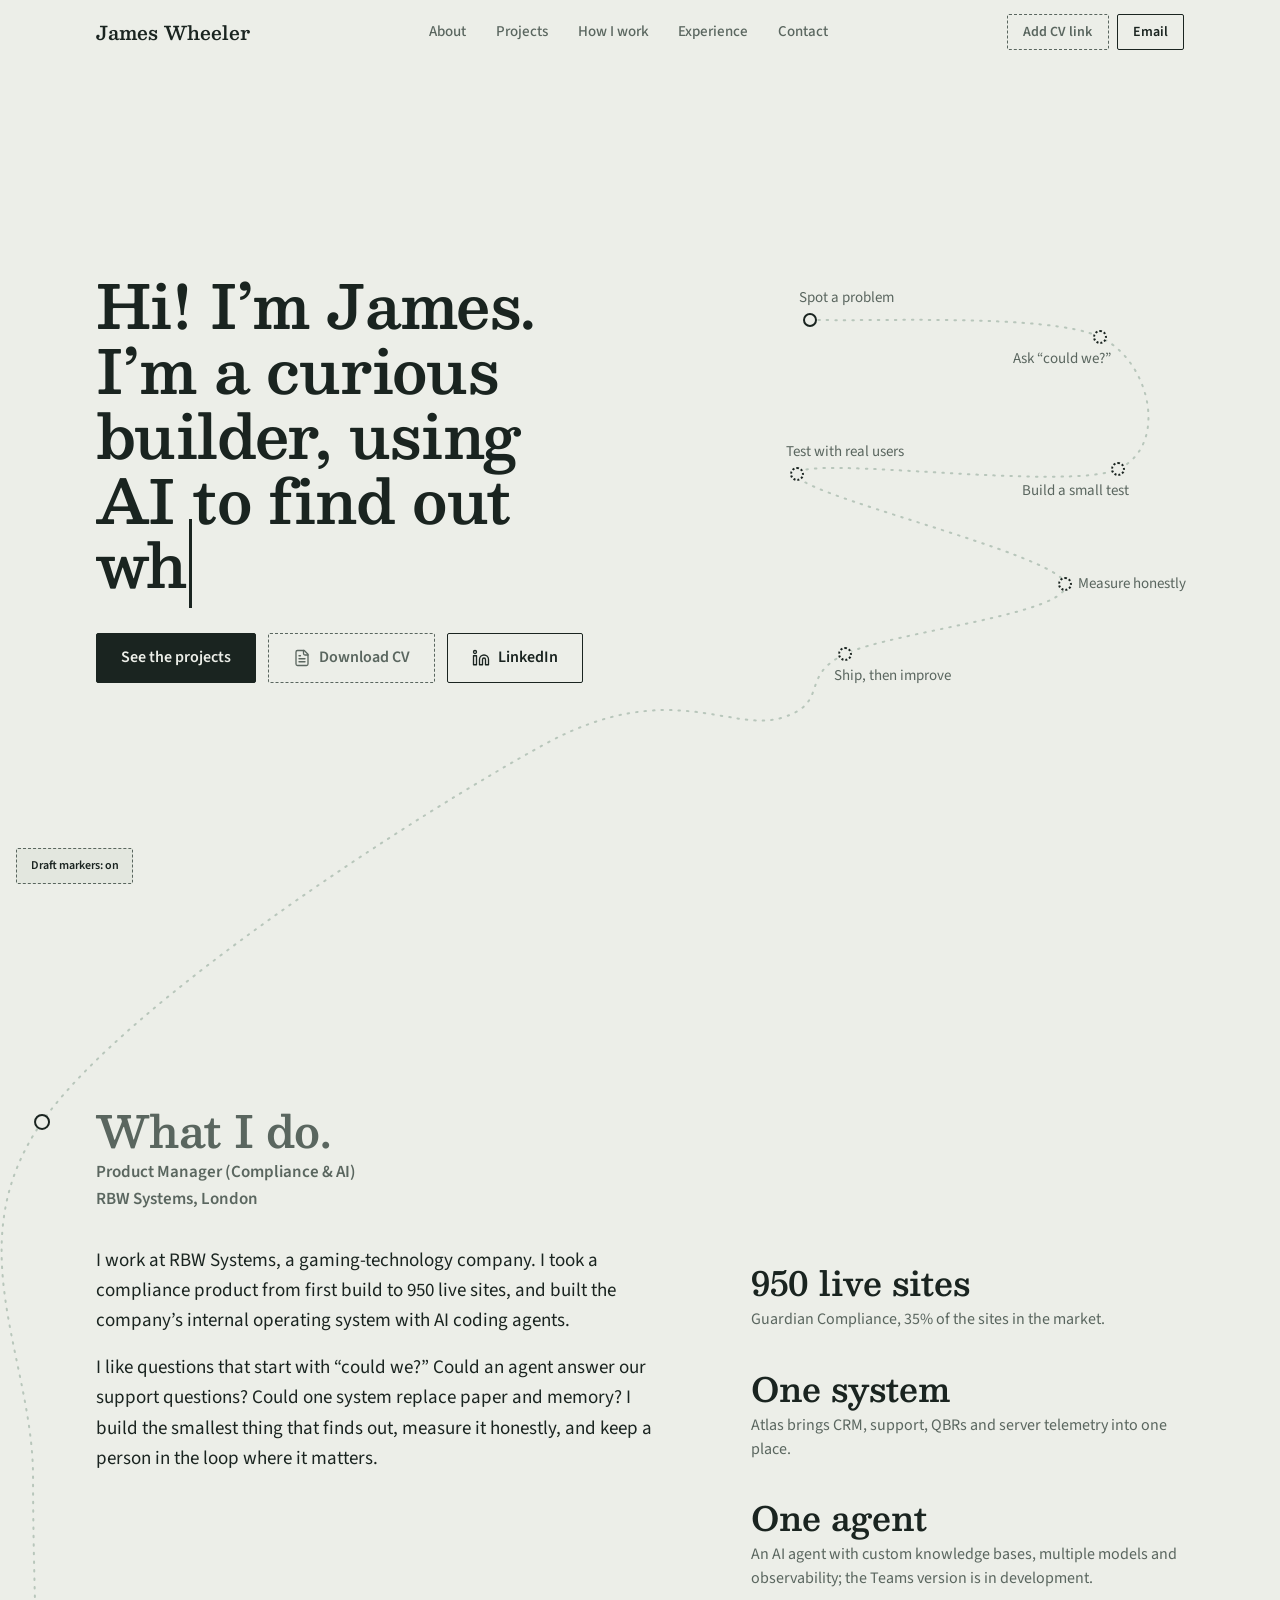
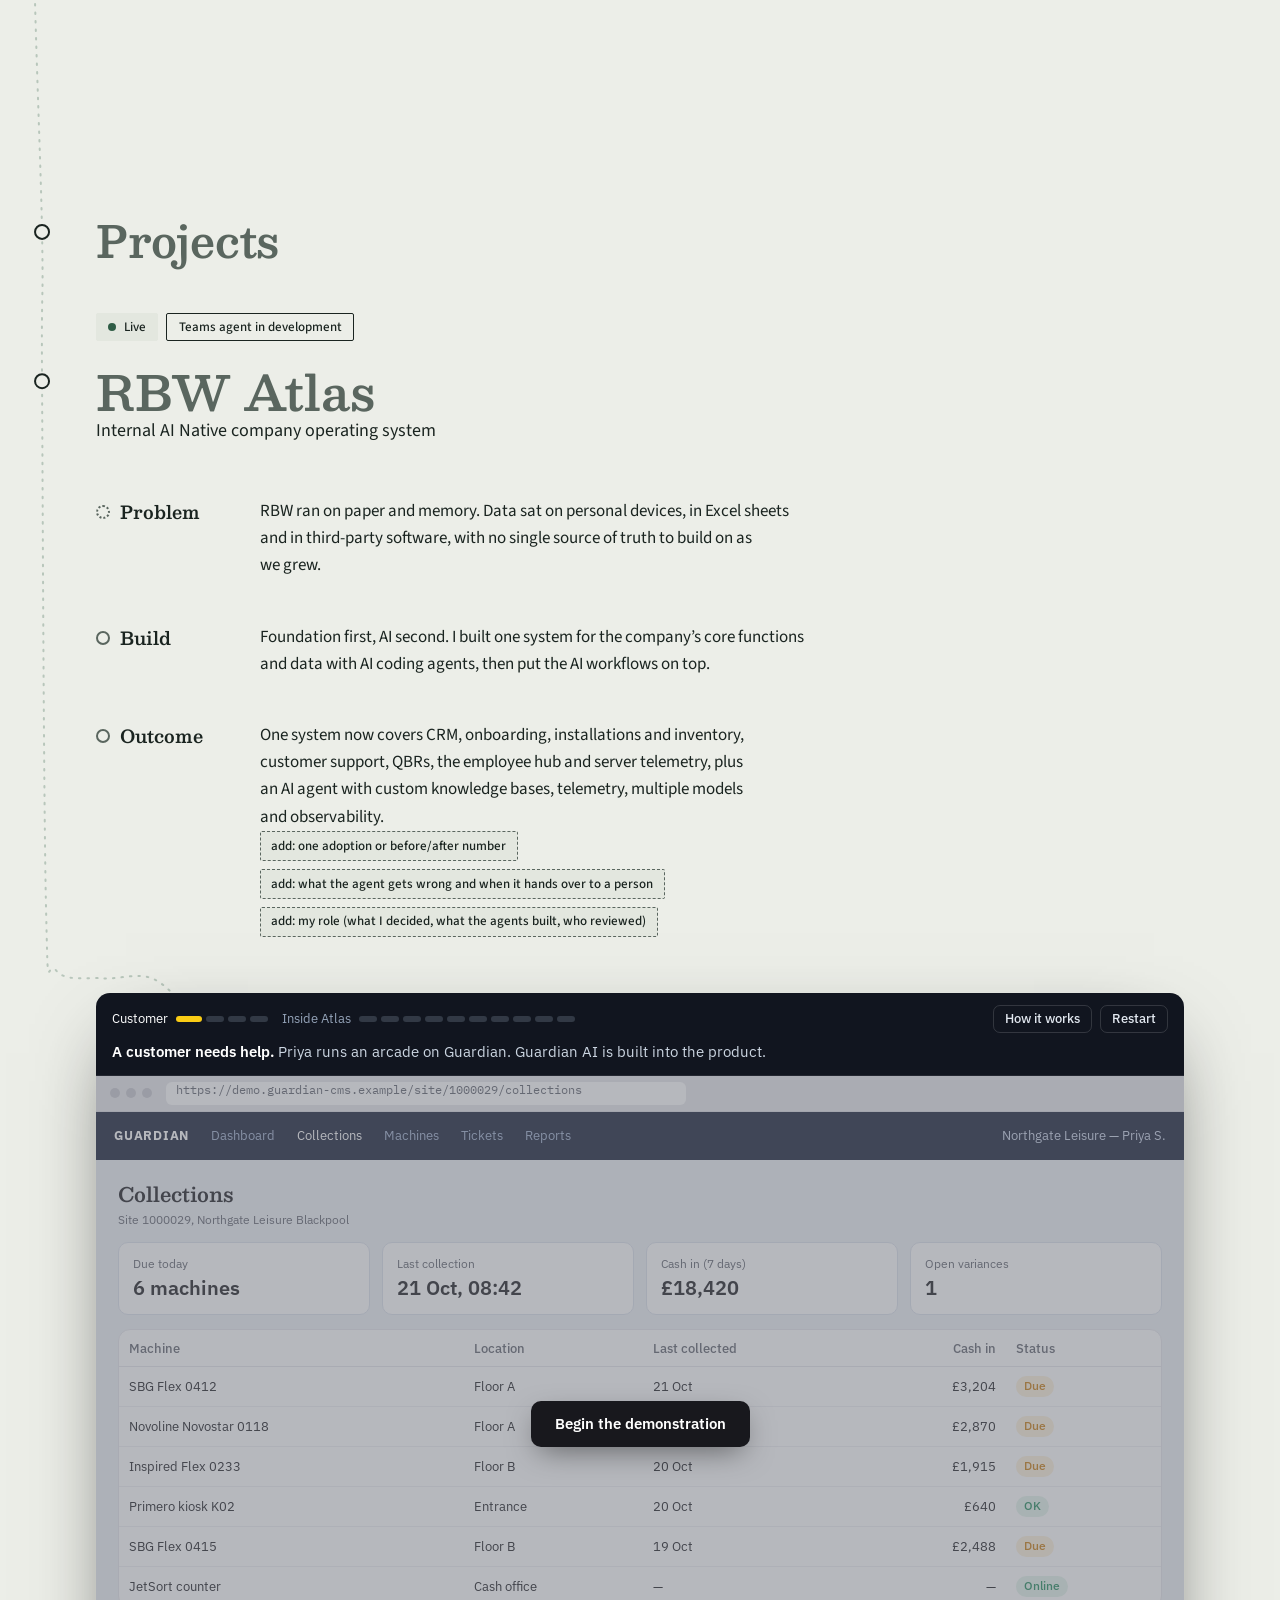
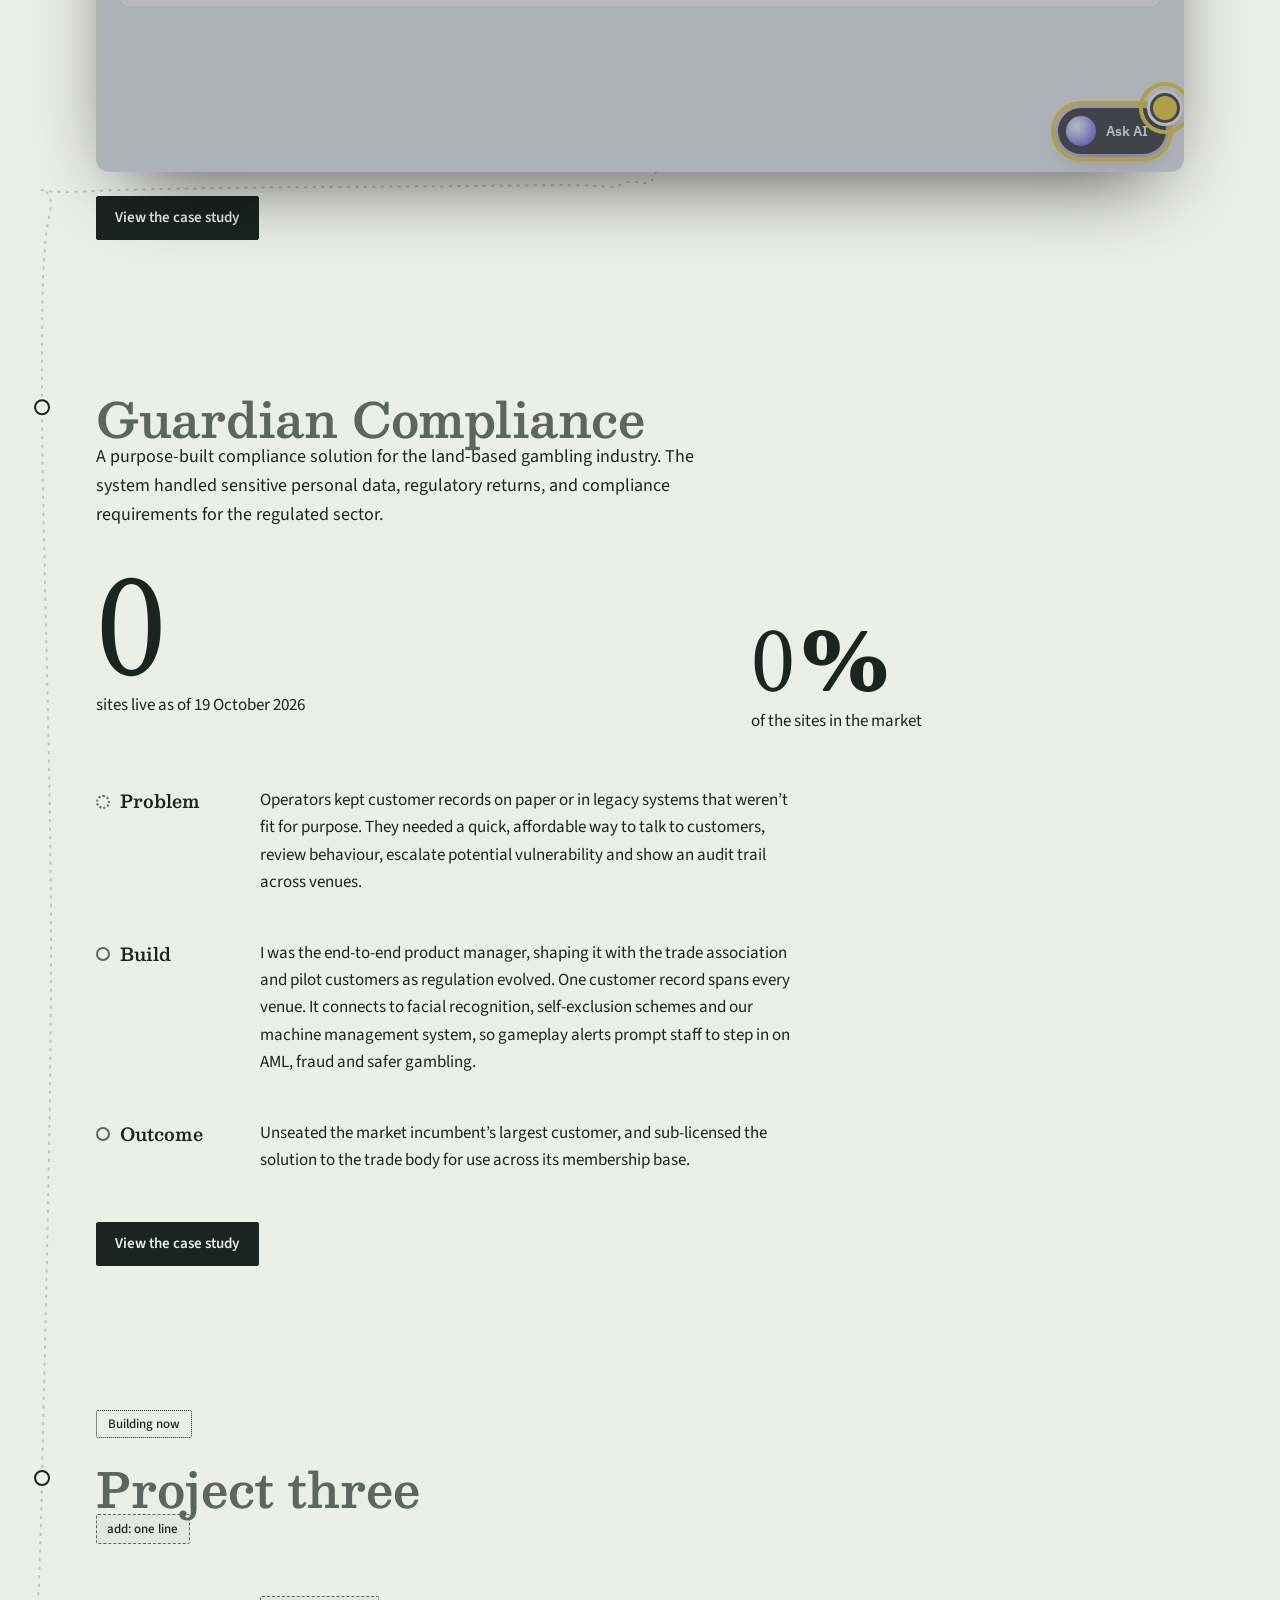
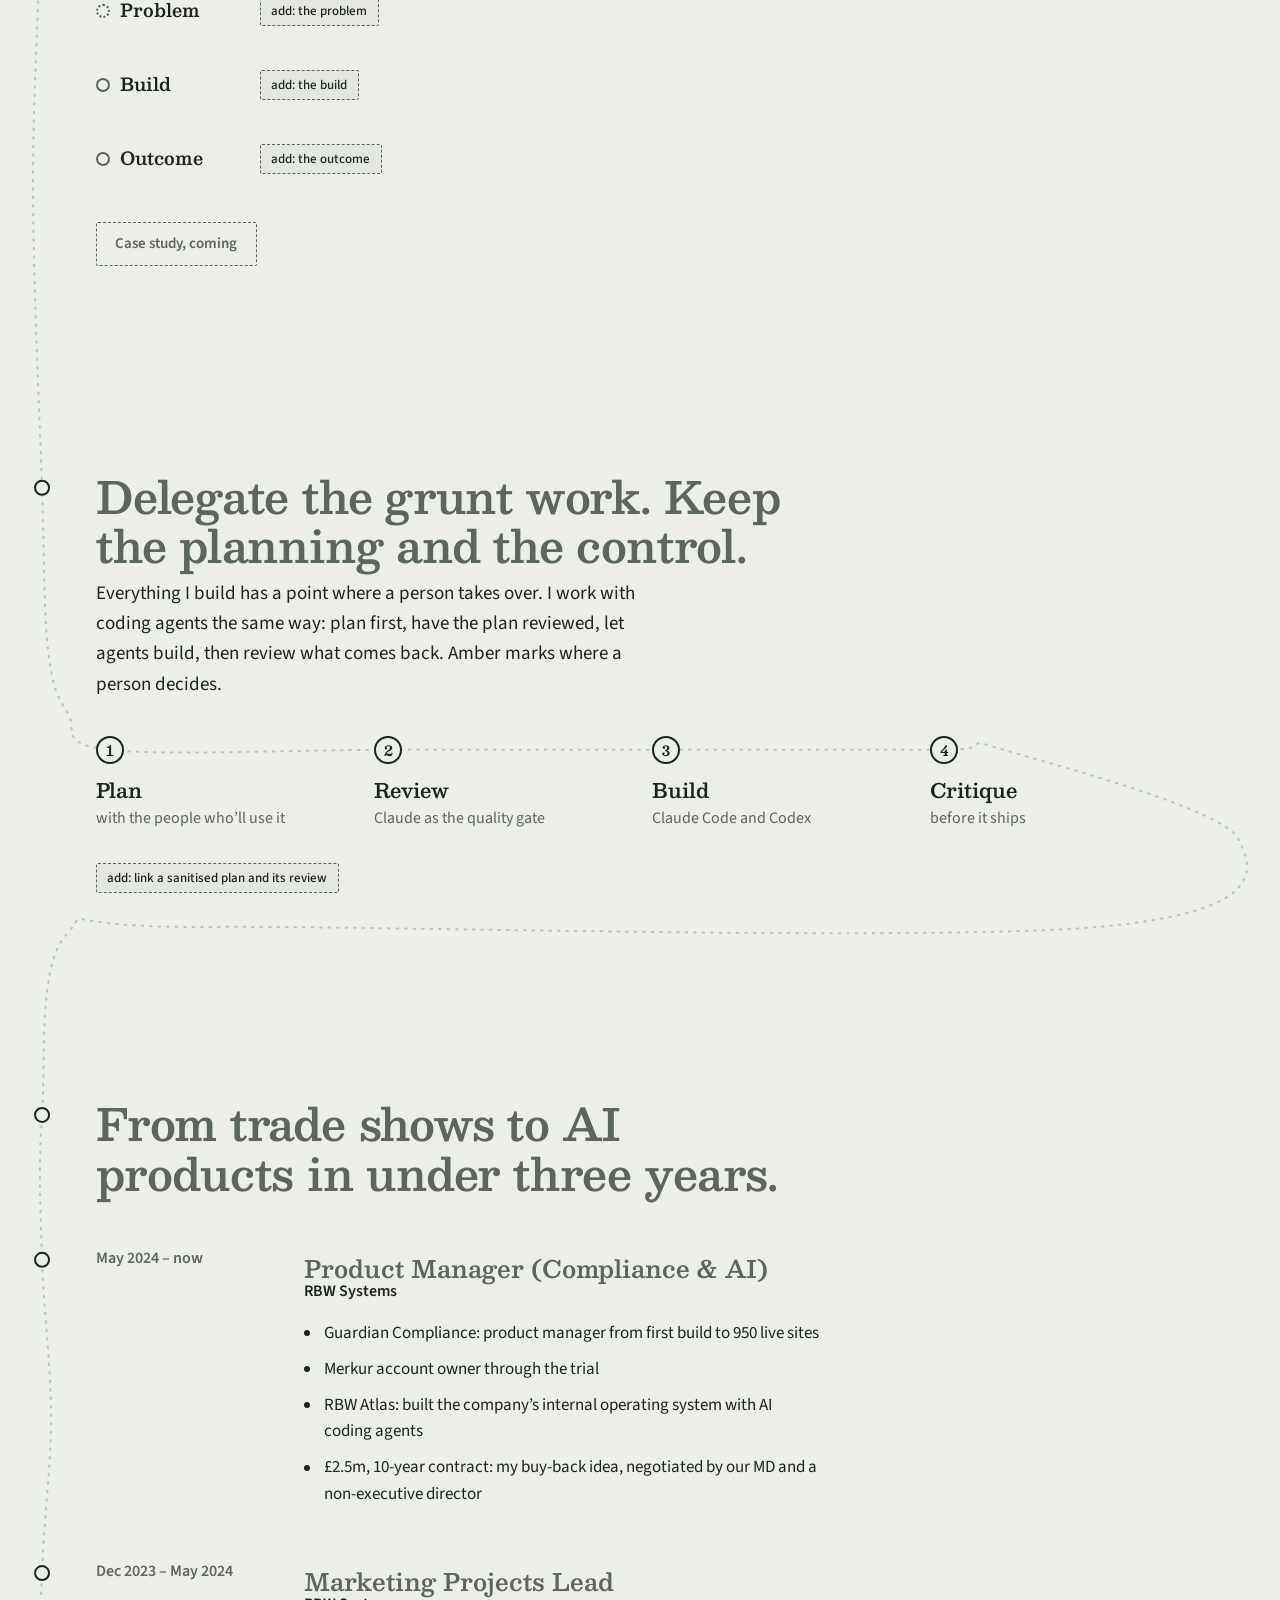
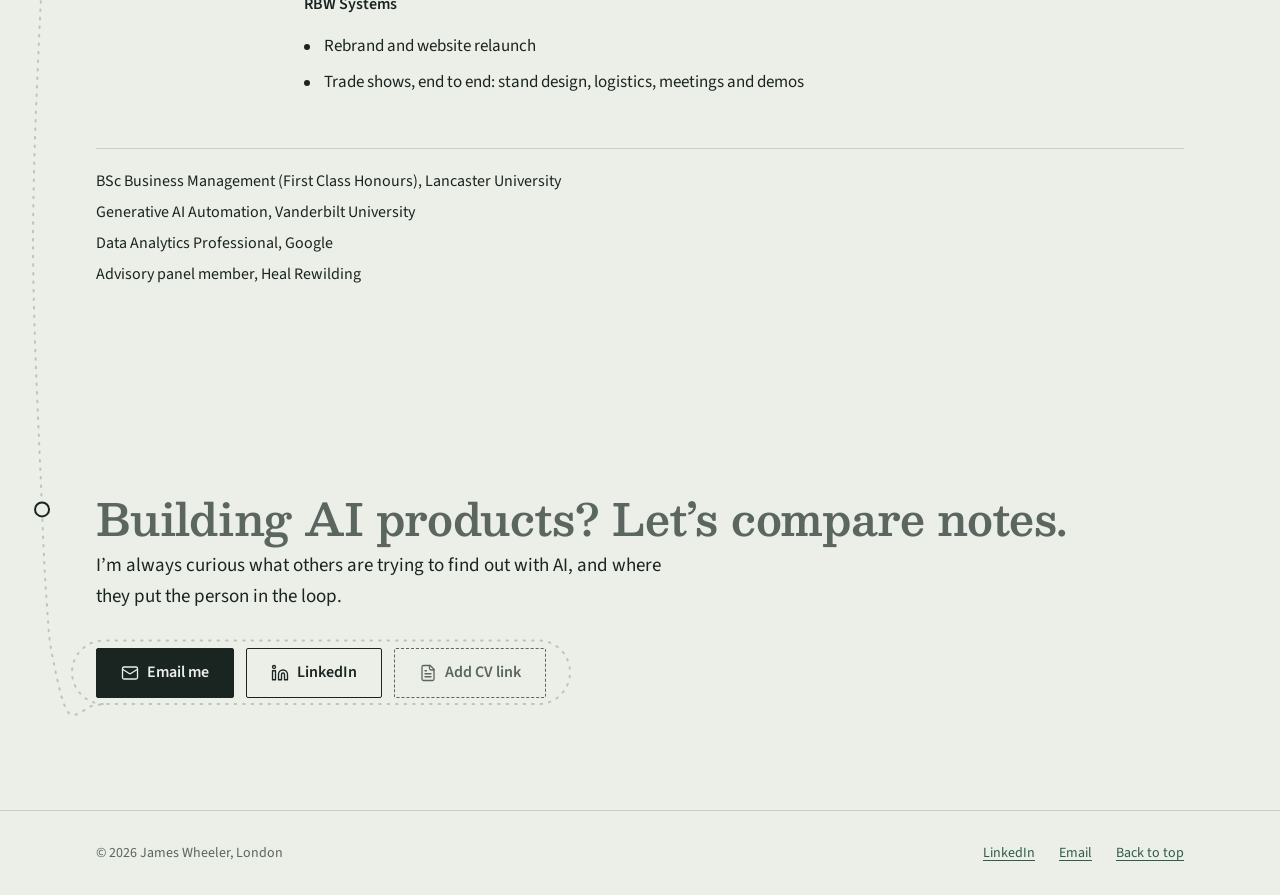
<file: index.html>
<!DOCTYPE html>
<html lang="en-GB">
<head>
<meta charset="utf-8">
<meta name="viewport" content="width=device-width, initial-scale=1, viewport-fit=cover">
<script>document.documentElement.classList.add('js')</script>
<title>James Wheeler | Product Manager (Compliance & AI)</title>
<meta name="description" content="A curious builder using AI to find out what’s possible. Two live products: Guardian Compliance (950 sites) and RBW Atlas, an AI-native internal operating system.">
<meta name="theme-color" content="#ECEEE8">
<meta property="og:type" content="website">
<meta property="og:title" content="James Wheeler | Product Manager (Compliance & AI)">
<meta property="og:description" content="A curious builder using AI to find out what’s possible. Two live products: Guardian Compliance (950 sites) and RBW Atlas, an AI-native internal operating system.">
<!-- Replace YOUR-DOMAIN with your real domain; LinkedIn and Slack need absolute URLs for previews. og.png sits next to index.html. -->
<meta property="og:image" content="https://YOUR-DOMAIN/og.png">
<meta property="og:url" content="https://YOUR-DOMAIN/">
<meta name="twitter:card" content="summary_large_image">
<link rel="icon" href="data:image/svg+xml,%3Csvg xmlns='http://www.w3.org/2000/svg' viewBox='0 0 32 32'%3E%3Crect width='32' height='32' fill='%231A2420'/%3E%3Ctext x='16' y='21.5' font-family='Georgia,serif' font-size='14' font-weight='700' text-anchor='middle' fill='%23ECEEE8'%3EJW%3C/text%3E%3C/svg%3E">
<link rel="preconnect" href="https://fonts.googleapis.com">
<link rel="preconnect" href="https://fonts.gstatic.com" crossorigin>
<link href="https://fonts.googleapis.com/css2?family=Besley:wght@600;700&family=Source+Sans+3:wght@400;500;600&display=swap" rel="stylesheet">
<link href="https://fonts.googleapis.com/css2?family=IBM+Plex+Mono:wght@400;500&family=IBM+Plex+Sans:wght@400;500;600;700&display=swap" rel="stylesheet">
<link rel="stylesheet" href="assets/site.css">
<style>
/* Home page layout. Tokens, type, buttons, chips and nav live in assets/site.css. */

/* ───────── Hero ───────── */
.hero{ position:relative; display:flex; align-items:center; min-height:100svh; padding:6rem 0 2.5rem; }
.hero-in{ display:grid; grid-template-columns:minmax(0,1fr); align-items:center; gap:2.5rem; }
@media (min-width:1024px){ .hero-in{ grid-template-columns:minmax(0,7fr) minmax(0,5fr); gap:2rem; } }
.hero-field{ position:relative; width:100%; max-width:30rem; height:18.75rem; justify-self:start; }
@media (min-width:1024px){ .hero-field{ height:27.5rem; justify-self:end; } }
.hn{
  position:absolute; left:var(--x); top:var(--y); width:14px; height:14px; margin:-7px 0 0 -7px;
  border-radius:50%; border:2px solid var(--ink); background:var(--amber); transition:background-color .3s ease;
}
.hn span{ position:absolute; white-space:nowrap; font-size:.9375rem; line-height:1.2; color:var(--ink); transition:color .3s ease; }
.hn .lt-l{ bottom:calc(100% + 8px); left:-6px; }
.hn .lt-r{ bottom:calc(100% + 8px); right:-6px; }
.hn .lb-l{ top:calc(100% + 8px); left:-6px; }
.hn .lb-r{ top:calc(100% + 8px); right:-6px; }
.hn .lr{ left:calc(100% + 8px); top:50%; transform:translateY(-50%); }
.hn.n1{ --x:15%; --y:14%; } .hn.n2{ --x:81%; --y:18%; } .hn.n3{ --x:85%; --y:48%; }
.hn.n4{ --x:12%; --y:49%; } .hn.n5{ --x:73%; --y:74%; } .hn.n6{ --x:23%; --y:90%; }
@media (max-width:1023px){
  .hn.n1{ --x:14%; --y:13%; } .hn.n2{ --x:80%; --y:20%; } .hn.n3{ --x:84%; --y:50%; }
  .hn.n4{ --x:15%; --y:46%; } .hn.n5{ --x:54%; --y:70%; } .hn.n6{ --x:22%; --y:86%; }
}
.hero-static{ position:absolute; inset:0; width:100%; height:100%; }
.hero-static path{ fill:none; stroke:var(--ink); stroke-width:2; vector-effect:non-scaling-stroke; }
html.js .hero-static{ display:none; }

/* ───────── Thread: behind the content, one matte ink line ───────── */
#threadWrap{ position:relative; }
#thread{ position:absolute; left:0; top:0; width:100%; height:100%; pointer-events:none; z-index:0; overflow:visible; }
#threadContent{ position:relative; z-index:1; }
.th-ghost{ fill:none; stroke:var(--moss); stroke-opacity:.28; stroke-width:2; stroke-dasharray:1.5 7; stroke-linecap:round; }
.th-live{ fill:none; stroke:var(--moss); stroke-width:2; stroke-linecap:round; stroke-linejoin:round; }
.th-node{ fill:var(--paper); stroke:var(--ink); stroke-width:2; transition:fill .3s ease; }
.th-node.reached{ fill:var(--amber); }
.tgap{ height:clamp(150px,22vh,230px); }
.tgap-sm{ height:clamp(120px,16vh,170px); }
@media (max-width:1279px){ .tpad{ padding-left:2.75rem!important; } }

/* ───────── Reveal hooks: lit by the thread, never by scroll position ───────── */
.rule-in{ position:relative; }
.rule-in::before{ content:""; position:absolute; left:0; right:0; top:0; height:1px; background:var(--rule); transform-origin:left; transition:transform .6s ease-out; }
.lit-h{ transition:color .35s ease-out, transform .35s ease-out; }
@media (prefers-reduced-motion:no-preference){
  html.js .lit-h:not(.is-lit){ color:var(--muted); transform:translateY(8px); }
  html.js .rule-in:not(.is-lit)::before{ transform:scaleX(0); }
  html.js .hn:not(.is-done){ background:var(--paper); border-style:dotted; }
  html.js .hn.is-near:not(.is-done){ border-style:solid; }
  html.js .hn:not(.is-done) span{ color:var(--muted); }
}

/* ───────── About ───────── */
.role-lines{ margin-top:.75rem; font-size:1.0625rem; font-weight:600; color:var(--muted); }
.role-lines span{ display:block; }
.about-grid{ display:grid; grid-template-columns:minmax(0,1fr); gap:2.5rem; margin-top:2rem; }
@media (min-width:1024px){ .about-grid{ grid-template-columns:minmax(0,7fr) minmax(0,5fr); gap:3rem; } }
.fact-list{ margin:0; display:grid; align-content:start; }
.fact-list > div{ padding:1.1rem 0 1.25rem; }
.fact-list dt{ font-family:var(--font-display); font-size:clamp(1.6rem,2.6vw,2.1rem); line-height:1.15; font-weight:600; color:var(--ink); }
.fact-list dd{ margin:.35rem 0 0; font-size:1rem; line-height:1.5; color:var(--muted); }

/* ───────── Projects: title, chips, narrative flow ───────── */
.flow{ display:grid; align-content:start; margin-top:0; }
.stage{ display:grid; grid-template-columns:minmax(0,1fr); gap:.5rem; align-items:start; padding:1.25rem 0 1.5rem; }
@media (min-width:768px){ .stage{ grid-template-columns:140px minmax(0,1fr); gap:1.5rem; } }
.stage-label{ display:flex; align-items:center; gap:.6rem; margin:0; font-family:var(--font-display); font-size:1.125rem; font-weight:600; color:var(--ink); }
.stage p{ margin:0; font-size:1.0625rem; line-height:1.6; color:var(--ink); }
.mk{ flex:none; width:14px; height:14px; border-radius:50%; border:2px solid var(--ink); background:var(--paper); }
.mk-dotted{ border-style:dotted; }
.mk-disc{ background:var(--ink); }
@media (prefers-reduced-motion:no-preference){
  html.js .stage:not(.is-lit) .mk{ border-color:var(--muted); }
  html.js .stage:not(.is-lit) .mk-disc{ background:var(--paper); }
}
.flow-solo{ margin-top:2rem; }

.atlas-grid{ display:grid; grid-template-columns:minmax(0,1fr); gap:2rem; margin-top:2rem; }
.atlas-demo-wrap{ min-width:0; }

/* ───────── How I work: a true sequence on the thread ───────── */
.steps2{ display:grid; grid-template-columns:minmax(0,1fr); gap:1.5rem; margin:2.25rem 0 0; padding:0; list-style:none; }
@media (min-width:768px){ .steps2{ grid-template-columns:repeat(4,minmax(0,1fr)); gap:1.5rem; } }
.stp{ display:grid; grid-template-columns:auto minmax(0,1fr); column-gap:1rem; align-items:start; }
@media (min-width:768px){ .stp{ display:block; } }
.step-node{
  display:grid; place-items:center; width:1.75rem; height:1.75rem; border-radius:50%; border:2px solid var(--ink);
  background:var(--ink); color:var(--paper); font-family:var(--font-display); font-size:.875rem; font-weight:700; line-height:1;
  transition:background-color .3s ease, color .3s ease;
}
.stp.per .step-node{ background:var(--amber); color:var(--ink); }
.stp-text{ min-width:0; }
@media (min-width:768px){ .stp-text{ margin-top:.85rem; } }
.stp b{ display:block; font-family:var(--font-display); font-size:1.25rem; font-weight:600; line-height:1.2; color:var(--ink); }
.stp span.d{ display:block; margin-top:.25rem; font-size:1rem; color:var(--muted); }
@media (prefers-reduced-motion:no-preference){
  html.js .stp:not(.is-lit) .step-node{ background:var(--paper); color:var(--ink); }
}

/* ───────── Experience: dates beside roles; the rail is the spine ───────── */
.tl-entry{ display:grid; grid-template-columns:minmax(0,1fr); gap:.5rem; padding:1.5rem 0 1.75rem; }
@media (min-width:768px){ .tl-entry{ grid-template-columns:11rem minmax(0,1fr); gap:2rem; } }
.tl-date{ margin:0; font-size:1rem; font-weight:600; color:var(--muted); }
.role{ margin:0; font-size:1.5rem; line-height:1.2; font-weight:600; color:var(--ink); }
.tl-org{ margin:.25rem 0 0; font-size:1rem; font-weight:600; color:var(--ink); }
.bullets{ margin:1rem 0 0; padding:0; list-style:none; display:grid; gap:.6rem; }
.bullets li{ position:relative; padding-left:1.25rem; font-size:1.0625rem; line-height:1.55; }
.bullets li::before{ content:""; position:absolute; left:0; top:.6em; width:.375rem; height:.375rem; border-radius:50%; background:var(--ink); }
.edu{ margin:1.5rem 0 0; padding:1.25rem 0 0; border-top:1px solid var(--rule); list-style:none; display:grid; gap:.35rem; font-size:1rem; color:var(--ink); }

/* ───────── Contact ───────── */
.end-group{ display:inline-flex; flex-wrap:wrap; align-items:center; gap:.75rem; }

/* Typed greeting: hold the text back until the fonts are in, so wrapping never changes mid-typing */
@media (prefers-reduced-motion:no-preference){
  html.js .tw-h1:not(.tw-ready) .tw-line{ visibility:hidden; }
}

#work > article:first-of-type{ margin-top:3.5rem; }
</style>
<!-- ═══════════════════════════════════════════════════════════════
     EDIT ME: every link on the page is set here (same block on all three pages).
     cv       empty = visible, disabled "Add CV link" button until you set it
     calendly empty = hidden
     ═══════════════════════════════════════════════════════════════ -->
<script>
  window.SITE = {
    links: {
      linkedin: "https://www.linkedin.com/in/jameswheeler092/",
      email:    "mailto:jameswheeler092@gmail.com",
      cv:       "",   // e.g. "/James-Wheeler-CV.pdf"
      calendly: ""    // optional booking link
    }
  };
</script>
</head>
<body>
<a href="#main" class="sr-only skip-link">Skip to content</a>
<svg width="0" height="0" style="position:absolute" aria-hidden="true" focusable="false">
  <defs><path id="ah" d="M0 0 L-10 -5.5 L-10 5.5 Z"/></defs>
</svg>

<header id="nav" class="fixed inset-x-0 top-0 z-50 border-b border-transparent">
  <div class="mx-auto flex h-16 max-w-6xl items-center justify-between px-5 sm:px-8">
    <a href="#top" class="wordmark flex items-center" aria-label="James Wheeler, home"><span>James Wheeler</span>
    </a>
    <nav class="hidden items-center gap-1 md:flex" aria-label="Primary">
      <a class="nav-link" href="#about">About</a>
      <a class="nav-link" href="#work">Projects</a>
      <a class="nav-link" href="#process">How I work</a>
      <a class="nav-link" href="#experience">Experience</a>
      <a class="nav-link" href="#contact">Contact</a>
    </nav>
    <div class="flex items-center gap-2">
      <a data-link="cv" data-required data-soon="Add CV link" class="btn btn-ghost btn-sm nav-cv"><span data-label>CV</span></a>
      <a data-link="email" class="btn btn-ghost btn-sm">Email</a>
      <button id="menuBtn" type="button" class="grid h-9 w-9 place-items-center rounded-lg border transition md:hidden menu-btn" aria-expanded="false" aria-controls="mobileMenu" aria-label="Open menu">
        <span data-icon="menu"></span>
      </button>
    </div>
  </div>
  <div id="mobileMenu" class="is-off border-t border-rule bg-paper md:hidden">
    <nav class="mx-auto grid max-w-6xl px-5 py-2 sm:px-8" aria-label="Mobile">
      <a class="nav-link py-3 text-base" href="#about">About</a>
      <a class="nav-link py-3 text-base" href="#work">Projects</a>
      <a class="nav-link py-3 text-base" href="#process">How I work</a>
      <a class="nav-link py-3 text-base" href="#experience">Experience</a>
      <a class="nav-link py-3 text-base" href="#contact">Contact</a>
    </nav>
  </div>
</header>
<main id="main">
<div id="threadWrap">
<svg id="thread" aria-hidden="true" focusable="false">
  <path class="th-ghost"/><path class="th-live"/><g class="th-nodes"></g>
</svg>
<div id="threadContent">
<!-- ═════════ HERO: the greeting, typed out, and the things it connects ═════════ -->
<section id="top" class="hero">
  <div class="tpad hero-in mx-auto w-full max-w-6xl px-5 sm:px-8">
    <div class="hero-copy">
      <h1 id="heroTitle" class="h1-statement tw-h1" aria-label="Hi! I’m James. I’m a curious builder, using AI to find out what’s possible.">
        <span class="tw-line" data-type aria-hidden="true">Hi! I’m James.</span>
        <span class="tw-line" data-type aria-hidden="true">I’m a curious builder, using AI to find out what’s possible.</span>
      </h1>
      <div class="mt-9 flex flex-wrap items-center gap-3">
        <a href="#work" class="btn btn-primary btn-lg">See the projects</a>
        <a data-link="cv" data-required data-soon="Download CV" class="btn btn-ghost btn-lg"><span data-icon="file-text"></span><span data-label>Download CV</span></a>
        <a data-link="linkedin" class="btn btn-ghost btn-lg"><span data-icon="linkedin"></span>LinkedIn</a>
      </div>
    </div>
    <div id="heroField" class="hero-field" aria-hidden="true">
      <svg class="hero-static" viewBox="0 0 480 440" preserveAspectRatio="none" focusable="false"><path d="M72 62 L389 79 L408 211 L58 216 L350 326 L110 396"/></svg>
      <div class="hn n1"><span class="lt-l">Spot a problem</span></div>
      <div class="hn n2"><span class="lb-r">Ask “could we?”</span></div>
      <div class="hn n3"><span class="lb-r">Build a small test</span></div>
      <div class="hn n4"><span class="lt-l">Test with real users</span></div>
      <div class="hn n5"><span class="lr">Measure honestly</span></div>
      <div class="hn n6"><span class="lb-l">Ship, then improve</span></div>
    </div>
  </div>
</section>

<div class="tgap" aria-hidden="true"></div>

<!-- ═════════ ABOUT ═════════ -->
<section id="about" class="relative">
  <div class="tpad mx-auto max-w-6xl px-5 sm:px-8">
    <h2 class="h2 lit-h" data-thread-node data-thread-hit>What I do.</h2>
    <p class="role-lines"><span>Product Manager (Compliance &amp; AI)</span><span>RBW Systems, London</span></p>
    <div class="about-grid">
      <div>
        <p class="lead">I work at RBW Systems, a gaming-technology company. I took a compliance product from first build to 950 live sites, and built the company’s internal operating system with AI coding agents.</p>
        <p class="lead mt-4">I like questions that start with “could we?” Could an agent answer our support questions? Could one system replace paper and memory? I build the smallest thing that finds out, measure it honestly, and keep a person in the loop where it matters.</p>
      </div>
      <dl class="fact-list">
        <div class="rule-in" data-thread-hit><dt>950 live sites</dt><dd>Guardian Compliance, 35% of the sites in the market.</dd></div>
        <div class="rule-in" data-thread-hit><dt>One system</dt><dd>Atlas brings CRM, support, QBRs and server telemetry into one place.</dd></div>
        <div class="rule-in" data-thread-hit><dt>One agent</dt><dd>An AI agent with custom knowledge bases, multiple models and observability; the Teams version is in development.</dd></div>
      </dl>
    </div>
  </div>
</section>

<div class="tgap" aria-hidden="true"></div>

<!-- ═════════ PROJECTS ═════════ -->
<section id="work" class="relative">
  <div class="tpad mx-auto max-w-6xl px-5 sm:px-8"><h2 class="h2 lit-h" data-thread-node data-thread-hit>Projects</h2></div>

  <article id="atlas" class="tpad mx-auto mt-10 max-w-6xl px-5 sm:px-8">
    <div class="flex flex-wrap gap-2"><span class="chip chip-live"><span class="dot"></span>Live</span><span class="chip chip-solid">Teams agent in development</span></div>
    <h3 class="proj-title lit-h mt-4" data-thread-node="atlas" data-thread-hit>RBW Atlas</h3>
    <p class="proj-tag">Internal AI Native company operating system</p>
    <div class="atlas-grid" data-atlas-grid>
      <div class="flow">
        <section class="stage rule-in" data-thread-hit><h4 class="stage-label"><i class="mk mk-dotted" aria-hidden="true"></i>Problem</h4>
          <p>RBW ran on paper and memory. Data sat on personal devices, in Excel sheets and in third-party software, with no single source of truth to build on as we grew.</p></section>
        <section class="stage rule-in" data-thread-hit><h4 class="stage-label"><i class="mk" aria-hidden="true"></i>Build</h4>
          <p>Foundation first, AI second. I built one system for the company’s core functions and data with AI coding agents, then put the AI workflows on top.</p></section>
        <section class="stage rule-in" data-thread-hit><h4 class="stage-label"><i class="mk mk-disc" aria-hidden="true"></i>Outcome</h4>
          <div><p>One system now covers CRM, onboarding, installations and inventory, customer support, QBRs, the employee hub and server telemetry, plus an AI agent with custom knowledge bases, telemetry, multiple models and observability.</p>
          <p class="mt-3 flex flex-wrap gap-2"><span class="tbc">add: one adoption or before/after number</span><span class="tbc">add: what the agent gets wrong and when it hands over to a person</span><span class="tbc">add: my role (what I decided, what the agents built, who reviewed)</span></p></div></section>
      </div>
      <div class="atlas-demo-wrap" data-atlas-panel data-thread-hit>
<div id="atlas-demo" aria-label="Interactive RBW Atlas demo">
  <div class="ad-frame">
    <div class="ad-cap">
      <div class="ad-cap-top">
        <div class="ad-acts" role="tablist" aria-label="Demo steps"></div>
        <div class="ad-cap-tools">
          <button type="button" class="ad-how-btn" aria-expanded="false" aria-controls="ad-how">How it works</button>
          <button type="button" class="ad-restart">Restart</button>
        </div>
      </div>
      <div class="ad-cap-text" aria-live="polite"><b></b> <span></span></div>
    </div>
    <div class="ad-window">
      <div class="ad-chrome"><span class="ad-dots" aria-hidden="true"><i></i><i></i><i></i></span><span class="ad-url"></span></div>
      <div class="ad-stage"></div>
      <div class="ad-intro"><button type="button" class="ad-begin">Begin the demonstration</button></div>
      <aside class="ad-how" id="ad-how" hidden><div class="ad-how-h"><b>How it works</b><button type="button" class="ad-how-x" aria-label="Close">&times;</button></div><div class="ad-how-body"></div></aside>
      </div>
    <span class="ad-pin" aria-hidden="true" hidden></span>
  </div>
</div>

<style>
#atlas-demo{
  --ink:#18181D;--ink2:#5D606B;--ink3:#8B8E98;--line:#E6E6EB;--soft:#F4F4F6;--bg:#FAFAFB;--card:#fff;
  --side:#0B0B0D;--acc:#6366F1;--acc2:#8B5CF6;--acc-soft:#EEF0FE;--acc-ink:#4338CA;
  --ok:#1F8A5B;--ok-soft:#E4F4EB;--warn:#C97A0A;--warn-soft:#FDF1DC;--bad:#D14343;--bad-soft:#FBE7E7;
  --amber:#EFC88A;--sky:#5BB8F0;--hl:#FACC15;--navy:#121A33;
  font-family:"IBM Plex Sans",Inter,ui-sans-serif,system-ui,sans-serif;color:var(--ink);text-align:left;line-height:1.45;
}
#atlas-demo *,#atlas-demo *::before,#atlas-demo *::after{box-sizing:border-box}
#atlas-demo p,#atlas-demo h1,#atlas-demo h2,#atlas-demo h3,#atlas-demo h4,#atlas-demo h5,#atlas-demo ol,#atlas-demo ul,#atlas-demo dl,#atlas-demo dd{margin:0;padding:0}
#atlas-demo ul{list-style:none}
#atlas-demo button{font:inherit;color:inherit;background:none;border:0;padding:0;cursor:pointer;text-align:inherit}
#atlas-demo button:focus-visible,#atlas-demo [tabindex]:focus-visible{outline:2px solid var(--acc);outline-offset:2px}
#atlas-demo .ad-mono{font-family:"IBM Plex Mono",ui-monospace,monospace}

/* frame + caption strip (sits on the CV site's dark background) */
#atlas-demo .ad-frame{position:relative;border-radius:14px;overflow:hidden;box-shadow:0 30px 80px -30px rgba(0,0,0,.75),0 0 0 1px rgba(255,255,255,.09);background:#11151F}
#atlas-demo .ad-cap{padding:12px 16px 12px;color:#E2E8F0;border-bottom:1px solid rgba(255,255,255,.08)}
#atlas-demo .ad-cap-top{display:flex;justify-content:space-between;align-items:center;gap:12px;flex-wrap:wrap}
#atlas-demo .ad-acts{display:flex;align-items:center;gap:14px;flex-wrap:wrap}
#atlas-demo .ad-act{display:flex;align-items:center;gap:8px;font-size:12.5px;color:#94A3B8}
#atlas-demo .ad-act.is-on{color:#fff}
#atlas-demo .ad-act-dots{display:flex;gap:4px}
#atlas-demo .ad-dot{width:18px;height:6px;border-radius:3px;background:rgba(148,163,184,.25)}
#atlas-demo .ad-dot.is-done{background:rgba(250,204,21,.45)}
#atlas-demo .ad-dot.is-on{background:var(--hl);width:26px}
#atlas-demo .ad-cap-tools{display:flex;gap:8px}
#atlas-demo .ad-how-btn,#atlas-demo .ad-restart{height:28px;padding:0 11px;border-radius:7px;font-size:12.5px;font-weight:500;border:1px solid rgba(255,255,255,.14);color:#E2E8F0}
#atlas-demo .ad-how-btn[aria-expanded="true"]{background:#fff;color:#0B0F19;border-color:#fff}
#atlas-demo .ad-cap-text{margin-top:8px;font-size:14.5px;line-height:1.5;color:#CBD5E1;min-height:22px}
#atlas-demo .ad-cap-text b{color:#fff;font-weight:600}
#atlas-demo .ad-cap-text .ad-go{margin-left:10px;height:28px;padding:0 12px;border-radius:7px;background:#fff;color:#0B0F19;font-size:13px;font-weight:600;vertical-align:middle}

/* window */
#atlas-demo .ad-window{position:relative;background:var(--bg)}
#atlas-demo .ad-chrome{height:36px;display:flex;align-items:center;gap:14px;padding:0 14px;background:#E8E8EC;border-bottom:1px solid #DADAE0}
#atlas-demo .ad-dots{display:flex;gap:6px}#atlas-demo .ad-dots i{width:10px;height:10px;border-radius:50%;background:#C8C8CF}
#atlas-demo .ad-url{flex:1;max-width:520px;height:23px;line-height:23px;border-radius:6px;background:#fff;padding:0 10px;font:12px "IBM Plex Mono",ui-monospace,monospace;color:var(--ink2);white-space:nowrap;overflow:hidden;text-overflow:ellipsis}
#atlas-demo .ad-stage{height:660px;position:relative;overflow:hidden;container-type:inline-size}

/* highlight: yellow ring + pulsing yellow circle */
#atlas-demo .ad-hl{outline:4px solid var(--hl)!important;outline-offset:3px;position:relative;z-index:2;animation:adglow 1.3s ease-in-out infinite}
@keyframes adglow{0%,100%{box-shadow:0 0 0 0 rgba(250,204,21,.75),0 0 14px 2px rgba(250,204,21,.55)}50%{box-shadow:0 0 0 10px rgba(250,204,21,0),0 0 28px 8px rgba(250,204,21,.9)}}
#atlas-demo tr.ad-hl{outline:none!important}
#atlas-demo tr.ad-hl td{background:#FDE047!important;animation:adrow 1.3s ease-in-out infinite}
@keyframes adrow{0%,100%{background:#FDE047}50%{background:#FEF08A}}
#atlas-demo tr.ad-hl td:first-child{box-shadow:inset 6px 0 0 #EAB308}
#atlas-demo .ad-intro{position:absolute;inset:0;z-index:40;display:grid;place-items:center;background:rgba(110,114,124,.5);padding:16px}
#atlas-demo .ad-intro[hidden]{display:none}
#atlas-demo .ad-begin{height:46px;padding:0 24px;border-radius:10px;background:var(--ink);color:#fff;font-size:15px;font-weight:600;box-shadow:0 10px 30px -8px rgba(0,0,0,.5);transition:transform .15s,background .15s}
#atlas-demo .ad-begin:hover{background:#000;transform:translateY(-1px)}
#atlas-demo .ad-pin{position:absolute;z-index:30;width:30px;height:30px;border-radius:50%;background:var(--hl);border:3px solid #18181D;box-shadow:0 0 0 3px #fff,0 4px 14px rgba(0,0,0,.4);pointer-events:none;transition:left .2s,top .2s}
#atlas-demo .ad-pin::after{content:"";position:absolute;inset:-14px;border-radius:50%;border:4px solid var(--hl);animation:adpulse 1.4s ease-out infinite}
@keyframes adpulse{0%{transform:scale(.5);opacity:1}100%{transform:scale(1.7);opacity:0}}

/* how it works panel */
#atlas-demo .ad-how{position:absolute;top:44px;right:10px;bottom:10px;width:340px;max-width:calc(100% - 20px);z-index:40;background:#fff;border:1px solid var(--line);border-radius:12px;box-shadow:0 20px 50px -20px rgba(0,0,0,.35);display:flex;flex-direction:column}
#atlas-demo .ad-how[hidden]{display:none}
#atlas-demo .ad-how-h{display:flex;justify-content:space-between;align-items:center;padding:12px 14px;border-bottom:1px solid var(--line);font-size:14px}
#atlas-demo .ad-how-x{font-size:20px;line-height:1;color:var(--ink2);width:26px;height:26px;border-radius:6px}
#atlas-demo .ad-how-body{padding:12px 14px;overflow:auto;font-size:13px;line-height:1.6;color:#3B3D45;display:flex;flex-direction:column;gap:10px}
#atlas-demo .ad-how-body b{color:var(--ink)}
#atlas-demo .ad-how-body code{font:12px "IBM Plex Mono",monospace;background:var(--soft);padding:1px 4px;border-radius:4px}

/* atoms */
#atlas-demo .ad-card{background:#fff;border:1px solid var(--line);border-radius:12px}
#atlas-demo .ad-pill{display:inline-flex;align-items:center;gap:4px;height:21px;padding:0 8px;border-radius:999px;font-size:11.5px;font-weight:500;background:#F0F0F3;color:var(--ink2);white-space:nowrap}
#atlas-demo .ad-pill.ok{background:var(--ok-soft);color:var(--ok)}#atlas-demo .ad-pill.warn{background:var(--warn-soft);color:var(--warn)}#atlas-demo .ad-pill.bad{background:var(--bad-soft);color:var(--bad)}#atlas-demo .ad-pill.acc{background:var(--acc-soft);color:var(--acc-ink)}#atlas-demo .ad-pill.dark{background:var(--ink);color:#fff}
#atlas-demo .ad-pill.line{background:#fff;border:1px solid var(--line)}
#atlas-demo .ad-b{height:32px;padding:0 14px;border-radius:8px;font-size:13px;font-weight:600;background:var(--ink);color:#fff;display:inline-flex;align-items:center;gap:6px;white-space:nowrap}
#atlas-demo .ad-b.alt{background:#fff;color:var(--ink);border:1px solid var(--line)}
#atlas-demo .ad-sel{height:32px;border:1px solid var(--line);border-radius:8px;background:#fff;padding:0 10px;font-size:13px;display:inline-flex;align-items:center;justify-content:space-between;gap:16px;min-width:120px;color:var(--ink)}
#atlas-demo .ad-sel::after{content:"";width:6px;height:6px;border-right:1.5px solid var(--ink2);border-bottom:1.5px solid var(--ink2);transform:rotate(45deg) translateY(-2px)}
#atlas-demo .ad-muted{color:var(--ink2)}
#atlas-demo .ad-small{font-size:12px}
#atlas-demo .ad-toast{position:absolute;left:50%;bottom:16px;transform:translateX(-50%);background:var(--ink);color:#fff;font-size:12.5px;padding:8px 14px;border-radius:8px;white-space:nowrap;z-index:35}
#atlas-demo .ad-fade{animation:adfade .35s ease-out both}
@keyframes adfade{from{opacity:0;transform:translateY(4px)}to{opacity:1;transform:none}}
#atlas-demo .ad-caret{display:inline-block;width:6px;height:13px;background:var(--acc);vertical-align:-2px;margin-left:1px;animation:adblink 1s steps(2) infinite}
@keyframes adblink{50%{opacity:0}}

/* ===== Guardian CMS host (customer) ===== */
#atlas-demo .g-host{height:100%;display:flex;flex-direction:column;background:#EEF1F6;position:relative}
#atlas-demo .g-bar{height:48px;background:var(--navy);color:#fff;display:flex;align-items:center;gap:22px;padding:0 18px;font-size:13px;flex:none}
#atlas-demo .g-bar b{letter-spacing:.06em;font-weight:700}
#atlas-demo .g-bar span{color:#9FB0CF}#atlas-demo .g-bar span.on{color:#fff}
#atlas-demo .g-bar .g-user{margin-left:auto;color:#C9D3E8}
#atlas-demo .g-body{flex:1;overflow:auto;padding:20px 22px}
#atlas-demo .g-body h2{font-size:20px;font-weight:600}
#atlas-demo .g-stats{display:grid;grid-template-columns:repeat(4,minmax(0,1fr));gap:12px;margin:14px 0}
#atlas-demo .g-stat{background:#fff;border-radius:10px;padding:12px 14px;border:1px solid #DCE2EC}
#atlas-demo .g-stat p{font-size:12px;color:var(--ink2)}#atlas-demo .g-stat b{font-size:20px;font-weight:600}
#atlas-demo table.ad-t{width:100%;border-collapse:collapse;font-size:12.5px}
#atlas-demo .ad-t th{font-weight:500;color:var(--ink2);text-align:left;padding:9px 10px;border-bottom:1px solid var(--line);white-space:nowrap}
#atlas-demo .ad-t td{padding:9px 10px;border-bottom:1px solid #F0F0F3;vertical-align:middle}
#atlas-demo .ad-t .n{text-align:right;font-variant-numeric:tabular-nums}
#atlas-demo .g-launch{position:absolute;right:18px;bottom:18px;height:46px;padding:0 18px 0 8px;border-radius:999px;background:#14141A;color:#fff;font-weight:600;font-size:14px;display:flex;align-items:center;gap:10px;box-shadow:0 0 0 3px rgba(99,102,241,.35),0 10px 24px -8px rgba(0,0,0,.4);z-index:5}
#atlas-demo .ad-orb{width:30px;height:30px;border-radius:50%;background:radial-gradient(circle at 35% 35%,#fff 0,#BFD0FF 28%,#7B6CF6 64%,#2E2A8F 100%);flex:none}
#atlas-demo .g-widget{position:absolute;right:18px;bottom:18px;top:64px;width:370px;max-width:calc(100% - 36px);background:#fff;border-radius:16px;box-shadow:0 24px 60px -20px rgba(0,0,0,.45),0 0 0 1px rgba(0,0,0,.06);display:flex;flex-direction:column;overflow:hidden;z-index:6}
#atlas-demo .g-w-h{display:flex;align-items:center;gap:10px;padding:12px 14px;border-bottom:1px solid var(--line)}
#atlas-demo .g-w-h b{display:block;font-size:14px}#atlas-demo .g-w-h small{font-size:11.5px;color:var(--ink2)}
#atlas-demo .g-w-body{flex:1;overflow:auto;padding:14px;display:flex;flex-direction:column;gap:12px}
#atlas-demo .g-msg-u{align-self:flex-end;max-width:85%;background:var(--acc);color:#fff;padding:8px 12px;border-radius:14px 14px 4px 14px;font-size:13px}
#atlas-demo .g-msg-a{font-size:13px;line-height:1.55;color:#24252B}
#atlas-demo .g-msg-a ol{list-style:decimal;padding-left:18px;margin:6px 0}#atlas-demo .g-msg-a li{margin:3px 0}
#atlas-demo .g-msg-a p+p{margin-top:6px}
#atlas-demo .g-status{font-size:12px;color:var(--ink2);display:flex;align-items:center;gap:8px}
#atlas-demo .g-spin{width:12px;height:12px;border-radius:50%;border:2px solid var(--acc-soft);border-top-color:var(--acc);animation:adspin .8s linear infinite}
@keyframes adspin{to{transform:rotate(360deg)}}
#atlas-demo sup.ad-cite{display:inline-grid;place-items:center;min-width:16px;height:16px;padding:0 3px;border-radius:4px;background:var(--acc-soft);color:var(--acc-ink);font-size:10px;font-weight:600;vertical-align:2px;margin-left:2px}
#atlas-demo .g-video{display:block;width:100%;margin-top:10px;border:1px solid var(--line);border-radius:10px;overflow:hidden;background:#fff;text-align:left}
#atlas-demo .g-video-thumb{position:relative;aspect-ratio:16/8.4;background:#1B2236}
#atlas-demo .g-video-thumb svg{position:absolute;inset:0;width:100%;height:100%}
#atlas-demo .g-play{position:absolute;left:50%;top:50%;width:44px;height:44px;margin:-22px 0 0 -22px;border-radius:50%;background:rgba(255,255,255,.94);display:grid;place-items:center}
#atlas-demo .g-play::before{content:"";border-left:14px solid #1B2236;border-top:9px solid transparent;border-bottom:9px solid transparent;margin-left:4px}
#atlas-demo .g-dur{position:absolute;right:8px;bottom:8px;background:rgba(0,0,0,.7);color:#fff;font-size:11px;padding:1px 6px;border-radius:4px}
#atlas-demo .g-video p{font-size:12px;padding:7px 10px;color:var(--ink2)}#atlas-demo .g-video p b{color:var(--ink);font-weight:600;display:block}
#atlas-demo .g-srcs{margin-top:8px;display:flex;flex-direction:column;gap:3px}
#atlas-demo .g-src{font-size:11.5px;color:var(--ink2)}
#atlas-demo .g-suggest{padding:10px 14px 14px;border-top:1px solid var(--line);display:flex;flex-direction:column;gap:6px}
#atlas-demo .g-suggest button{font-size:13px;padding:9px 11px;border:1px solid var(--line);border-radius:10px;background:#fff}
#atlas-demo .g-input{margin:0 14px 14px;height:38px;border:1px solid var(--line);border-radius:10px;display:flex;align-items:center;padding:0 12px;font-size:13px;color:var(--ink3)}

/* ===== Hosted KB page ===== */
#atlas-demo .k-page{height:100%;display:flex;flex-direction:column;background:#F3F4F7}
#atlas-demo .k-top{height:50px;flex:none;display:flex;align-items:center;gap:12px;padding:0 16px;background:#fff;border-bottom:1px solid var(--line);font-size:13px}
#atlas-demo .k-logo{width:20px;height:20px;border-radius:5px;background:linear-gradient(135deg,#6E8BFF,#5B5BE0)}
#atlas-demo .k-crumb{color:var(--ink2);white-space:nowrap;overflow:hidden;text-overflow:ellipsis}#atlas-demo .k-crumb b{color:var(--ink);font-weight:600}
#atlas-demo .k-search{margin-left:auto;width:200px;height:32px;border:1px solid var(--line);border-radius:8px;display:flex;align-items:center;padding:0 10px;color:var(--ink3);font-size:13px;flex:none}
#atlas-demo .k-main{flex:1;min-height:0;display:grid;grid-template-columns:230px minmax(0,1fr) 190px}
#atlas-demo .k-nav{background:#141A33;color:#E3E7F2;padding:14px 10px;overflow:auto;font-size:13px}
#atlas-demo .k-nav p{display:flex;justify-content:space-between;padding:7px 8px;border-radius:6px}
#atlas-demo .k-nav p span{color:#8E99B8;font-size:12px}
#atlas-demo .k-nav p.sub{padding-left:22px;color:#B9C1D8}
#atlas-demo .k-nav p.on{background:#26305A;color:#fff;box-shadow:inset 3px 0 0 #8B8BFF}
#atlas-demo .k-article{overflow:auto;padding:22px 26px}
#atlas-demo .k-card{background:#fff;border:1px solid var(--line);border-radius:12px;padding:26px 30px;max-width:720px}
#atlas-demo .k-card h1{font-size:25px;line-height:1.2;font-weight:700;letter-spacing:-.01em}
#atlas-demo .k-card h2{font-size:17px;font-weight:600;margin:22px 0 6px}
#atlas-demo .k-card p,#atlas-demo .k-card li{font-size:14px;line-height:1.65;color:#33353D}
#atlas-demo .k-card ol{list-style:decimal;padding-left:20px}
#atlas-demo .k-sec-hl{margin:0 -12px;padding:4px 12px 12px;border-radius:10px;animation:adsec 2.4s ease-out}
@keyframes adsec{0%,40%{background:#FEF9C3}100%{background:transparent}}
#atlas-demo .k-player{position:relative;margin-top:10px;border-radius:10px;overflow:hidden;background:#1B2236}
#atlas-demo .k-player-bar{position:absolute;left:0;right:0;bottom:0;padding:8px 12px;background:linear-gradient(transparent,rgba(0,0,0,.75));display:flex;align-items:center;gap:10px;color:#fff;font-size:11.5px}
#atlas-demo .k-prog{flex:1;height:4px;border-radius:2px;background:rgba(255,255,255,.3);overflow:hidden}
#atlas-demo .k-prog i{display:block;height:100%;width:0;background:#fff;animation:adprog 134s linear forwards}
@keyframes adprog{to{width:100%}}
#atlas-demo .k-pause{width:10px;height:12px;border-left:3px solid #fff;border-right:3px solid #fff}
#atlas-demo .k-auto{position:absolute;left:10px;top:10px;background:rgba(0,0,0,.6);color:#fff;font-size:11px;padding:2px 8px;border-radius:999px}
#atlas-demo .k-toc{padding:22px 14px;font-size:12.5px;color:var(--ink2);overflow:auto}
#atlas-demo .k-toc p{padding:5px 0 5px 10px;border-left:2px solid var(--line)}
#atlas-demo .k-toc p.on{border-color:var(--acc);color:var(--ink);font-weight:500}
#atlas-demo .k-toc .ad-small{border:0;padding-left:0;margin-bottom:8px;color:var(--ink3)}

/* ===== Atlas shell ===== */
#atlas-demo .a-app{height:100%;display:grid;grid-template-columns:200px minmax(0,1fr)}
#atlas-demo .a-side{background:var(--side);color:#BFC1C9;padding:14px 10px;font-size:13px;overflow:hidden;display:flex;flex-direction:column;gap:1px}
#atlas-demo .a-logo{display:flex;align-items:center;gap:8px;padding:0 8px 14px;color:#fff;font-weight:700;font-size:17px}
#atlas-demo .a-logo em{font-style:normal;color:#A9A6FF}
#atlas-demo .a-item{display:flex;justify-content:space-between;align-items:center;padding:7px 10px;border-radius:7px;width:100%}
#atlas-demo .a-item.grp{color:#D6D7DD}
#atlas-demo .a-item.grp::after{content:"";width:6px;height:6px;border-right:1.5px solid #6E7079;border-bottom:1.5px solid #6E7079;transform:rotate(45deg)}
#atlas-demo .a-item.sub{padding-left:22px;color:#AEB0B8}
#atlas-demo .a-item.on{background:#26262C;color:#fff;font-weight:500}
#atlas-demo .a-main{display:flex;flex-direction:column;min-width:0;min-height:0;position:relative;container-type:inline-size}
#atlas-demo .a-head{display:flex;justify-content:space-between;align-items:flex-start;gap:14px;padding:12px 20px 10px;background:#fff;border-bottom:1px solid var(--line);flex:none}
#atlas-demo .a-head h3{font-size:16px;font-weight:600}
#atlas-demo .a-head p{font-size:12px;color:var(--ink2);margin-top:1px}
#atlas-demo .a-head-r{display:flex;align-items:center;gap:6px;font-size:12px;color:var(--ink2);white-space:nowrap}
#atlas-demo .a-body{flex:1;min-height:0;overflow:auto;padding:14px 20px 20px;position:relative}
#atlas-demo .a-body.nopad{padding:0;overflow:hidden}
#atlas-demo .a-tabs{display:inline-flex;gap:2px;background:#EEEEF1;border-radius:10px;padding:3px;margin-bottom:12px}
#atlas-demo .a-tab{height:30px;padding:0 13px;border-radius:7px;font-size:13.5px;color:var(--ink2);font-weight:500}
#atlas-demo .a-tab.on{background:#fff;color:var(--ink);box-shadow:0 1px 2px rgba(0,0,0,.08)}

/* documentation */
#atlas-demo .d-wrap{height:100%;display:grid;grid-template-columns:190px 230px minmax(0,1fr)}
#atlas-demo .d-col{border-right:1px solid var(--line);overflow:auto;padding:12px 10px;background:#fff}
#atlas-demo .d-col h6{margin:0;font-size:11.5px;font-weight:600;color:var(--ink2);letter-spacing:.02em;display:flex;justify-content:space-between;align-items:center;padding:2px 4px 10px}
#atlas-demo .d-coll{padding:8px;border-radius:8px;font-size:13px;margin-bottom:4px}
#atlas-demo .d-coll.on{background:var(--soft)}
#atlas-demo .d-coll small{display:flex;gap:6px;align-items:center;margin-top:3px;font-size:11.5px;color:var(--ink2)}
#atlas-demo .d-tools{display:flex;gap:6px;padding:0 4px 10px}
#atlas-demo .d-tools button{height:28px;padding:0 9px;border-radius:7px;border:1px solid var(--line);font-size:12.5px;font-weight:500;background:#fff}
#atlas-demo .d-folder{font-size:13px;padding:6px 6px;display:flex;gap:6px;align-items:center}
#atlas-demo .d-folder::before{content:"";width:13px;height:10px;border:1.5px solid #C08A2E;border-radius:2px;flex:none}
#atlas-demo .d-doc{margin:2px 0 2px 14px;padding:7px 8px;border-radius:8px;font-size:12.5px;border:1px solid transparent}
#atlas-demo .d-doc.on{border-color:#CFCFD6;background:#FAFAFB}
#atlas-demo .d-doc div{display:flex;gap:4px;margin-top:4px;flex-wrap:wrap}
#atlas-demo .d-ed{display:flex;flex-direction:column;min-width:0;background:#fff}
#atlas-demo .d-ed-h{display:flex;justify-content:space-between;align-items:center;gap:10px;padding:10px 16px;border-bottom:1px solid var(--line);flex:none}
#atlas-demo .d-ed-h b{font-size:14.5px}
#atlas-demo .d-tb{display:flex;gap:14px;padding:7px 16px;border-bottom:1px solid var(--line);color:var(--ink3);font-size:12.5px;flex:none}
#atlas-demo .d-ed-body{flex:1;overflow:auto;display:grid;grid-template-columns:minmax(0,1fr) auto}
#atlas-demo .d-page{padding:20px 28px;max-width:640px}
#atlas-demo .d-page h1{font-size:22px;font-weight:700;line-height:1.25}
#atlas-demo .d-page h2{font-size:15.5px;font-weight:600;margin:16px 0 4px}
#atlas-demo .d-page p,#atlas-demo .d-page li{font-size:13.5px;line-height:1.6;color:#33353D}
#atlas-demo .d-page ol{list-style:decimal;padding-left:20px}
#atlas-demo .d-vid{margin-top:10px;border:1px solid var(--line);border-radius:10px;padding:10px;display:grid;grid-template-columns:150px minmax(0,1fr);gap:12px;background:#FBFBFC}
#atlas-demo .d-vid .g-video-thumb{border-radius:6px;overflow:hidden}
#atlas-demo .d-field{font-size:12px;color:var(--ink2)}
#atlas-demo .d-input{margin-top:3px;border:1px solid var(--line);border-radius:6px;padding:6px 8px;font-size:12.5px;color:var(--ink);background:#fff}
#atlas-demo .d-empty{display:grid;place-items:center;height:100%;color:var(--ink3);font-size:13px;text-align:center;padding:30px}
#atlas-demo .d-index{width:270px;border-left:1px solid var(--line);padding:14px;background:#FAFAFB}
#atlas-demo .d-index h5{font-size:13px;font-weight:600}
#atlas-demo .d-steps{margin-top:10px;display:flex;flex-direction:column;gap:8px}
#atlas-demo .d-step{display:grid;grid-template-columns:20px minmax(0,1fr);gap:8px;font-size:12.5px;opacity:.3;transition:opacity .3s}
#atlas-demo .d-step.on{opacity:1}
#atlas-demo .d-step i{width:20px;height:20px;border-radius:50%;border:1.5px solid var(--line);display:grid;place-items:center;font-style:normal;font-size:11px;background:#fff}
#atlas-demo .d-step.done i{background:var(--ok);border-color:var(--ok);color:#fff}
#atlas-demo .d-step small{display:block;color:var(--ink2);font-size:11.5px}
#atlas-demo .d-chunks{margin-top:12px;display:flex;flex-direction:column;gap:6px}
#atlas-demo .d-chunk{border:1px solid var(--line);border-radius:8px;padding:7px 9px;background:#fff;font-size:11.5px;line-height:1.4}
#atlas-demo .d-chunk b{font-weight:500}
#atlas-demo .d-chunk span{display:flex;justify-content:space-between;color:var(--ink3);margin-top:3px}
#atlas-demo .d-banner{margin:14px 28px 0;padding:10px 12px;border-radius:10px;background:var(--acc-soft);color:#2F2A8A;font-size:12.5px;line-height:1.5;max-width:640px}
#atlas-demo .d-srcs{display:flex;flex-wrap:wrap;gap:4px;margin-top:6px}

/* dashboards */
#atlas-demo .k-strip{display:flex;align-items:center;gap:14px 20px;padding:12px 16px;flex-wrap:wrap}
#atlas-demo .k-kpi{min-width:0;text-align:left;border-radius:8px;padding:2px 4px;margin:-2px -4px}
#atlas-demo .k-kpi p{font-size:10.5px;font-weight:500;letter-spacing:.04em;color:var(--ink2);white-space:nowrap}
#atlas-demo .k-kpi div{display:flex;align-items:baseline;gap:6px;margin-top:2px}
#atlas-demo .k-kpi b{font-size:21px;font-weight:600;font-variant-numeric:tabular-nums}
#atlas-demo .k-kpi small{font-size:11.5px;color:var(--ink2);white-space:nowrap}
#atlas-demo .k-kpi small.ok{color:var(--ok)}#atlas-demo .k-kpi small.warn{color:var(--warn)}#atlas-demo .k-kpi small.bad{color:var(--bad)}
#atlas-demo .k-ctl{margin-left:auto;display:flex;gap:8px;align-items:center}
#atlas-demo .ch-grid{display:grid;grid-template-columns:repeat(3,minmax(0,1fr));gap:12px;margin-top:12px}
#atlas-demo .ch{padding:12px 12px 8px;min-width:0}
#atlas-demo .ch-h{display:flex;flex-wrap:wrap;justify-content:space-between;align-items:center;gap:4px 8px;font-size:13.5px;font-weight:600;margin-bottom:4px}
#atlas-demo .ch-l{display:flex;gap:9px;font-size:11px;color:var(--ink2);font-weight:400;flex-wrap:wrap;justify-content:flex-end}
#atlas-demo .ch-l i{display:inline-block;width:7px;height:7px;border-radius:50%;margin-right:4px}
#atlas-demo .ch svg{display:block;width:100%;height:auto}
#atlas-demo .ch svg text{font-family:"IBM Plex Sans",sans-serif;font-size:9px;fill:#8B8E98}
#atlas-demo .sent{display:flex;flex-direction:column;gap:10px;padding:14px 4px}
#atlas-demo .sent div{display:grid;grid-template-columns:80px minmax(0,1fr) 40px;gap:10px;align-items:center;font-size:12.5px}
#atlas-demo .sent i{display:block;height:8px;border-radius:4px;background:#ECECF0;overflow:hidden}
#atlas-demo .sent i span{display:block;height:100%}
#atlas-demo .sent b{font-weight:500;text-align:right;font-size:12px}
#atlas-demo .skip li{display:grid;grid-template-columns:minmax(0,1fr) auto;gap:8px;padding:7px 2px;border-bottom:1px solid #F1F1F4;font-size:12.5px}
#atlas-demo .skip li small{color:var(--ink3);font-size:11.5px}

/* drawer */
#atlas-demo .ad-scrim{position:absolute;inset:0;background:rgba(20,20,28,.18);z-index:8}
#atlas-demo .ad-drawer{position:absolute;top:0;right:0;bottom:0;width:560px;max-width:100%;background:#fff;border-left:1px solid var(--line);z-index:9;display:flex;flex-direction:column;box-shadow:-20px 0 40px -20px rgba(0,0,0,.25)}
#atlas-demo .ad-drawer-h{padding:14px 16px;border-bottom:1px solid var(--line);display:flex;justify-content:space-between;align-items:center;gap:10px}
#atlas-demo .ad-drawer-h b{font-size:14.5px}
#atlas-demo .ad-drawer-b{flex:1;overflow:auto;padding:14px 16px;display:flex;flex-direction:column;gap:14px}
#atlas-demo .slow li{display:grid;grid-template-columns:minmax(0,1fr) auto;gap:10px;padding:8px 10px;border-radius:8px;font-size:12.5px}
#atlas-demo .slow li.on{background:var(--acc-soft)}
#atlas-demo .slow li small{display:block;color:var(--ink3);font-size:11.5px}
#atlas-demo .wf-lane{font-size:11.5px;color:var(--ink2);margin:8px 0 4px}
#atlas-demo .wf-row{display:grid;grid-template-columns:150px minmax(0,1fr) 60px;gap:10px;align-items:center;font-size:12px;padding:3px 0}
#atlas-demo .wf-row small{display:block;color:var(--ink3);font-size:10.5px}
#atlas-demo .wf-track{position:relative;height:13px;background:#F2F2F5;border-radius:4px}
#atlas-demo .wf-bar{position:absolute;top:0;bottom:0;border-radius:4px;clip-path:inset(0 0 0 0 round 4px)}
#atlas-demo .wf-row.wf-pre .wf-bar{clip-path:inset(0 100% 0 0 round 4px)}
#atlas-demo .wf-row .wf-bar{transition:clip-path var(--wd,.6s) cubic-bezier(.45,0,.25,1),opacity var(--wd,.6s) ease}
#atlas-demo .wf-row.wf-pre.wf-small .wf-bar{clip-path:inset(0 0 0 0 round 4px);opacity:0}
#atlas-demo .wf-row .ad-mono{text-align:right;font-size:11.5px;color:var(--ink2)}
#atlas-demo .wf-axis{display:grid;grid-template-columns:150px minmax(0,1fr) 60px;gap:10px;font-size:10.5px;color:var(--ink3)}
#atlas-demo .wf-axis div{display:flex;justify-content:space-between}
#atlas-demo .note{padding:10px 12px;border-radius:10px;font-size:12.5px;line-height:1.5}
#atlas-demo .note.warn{background:var(--warn-soft);color:#6E4508}
#atlas-demo .note.acc{background:var(--acc-soft);color:#2F2A8A}
#atlas-demo .filters{display:flex;align-items:flex-end;gap:12px;padding:12px 14px;flex-wrap:wrap}
#atlas-demo .filters label{display:flex;flex-direction:column;gap:4px;font-size:12px;color:var(--ink2)}
#atlas-demo .chk{display:flex;align-items:center;gap:6px;height:32px;font-size:12.5px;color:var(--ink)}
#atlas-demo .chk i{width:15px;height:15px;border:1.5px solid #B9BAC3;border-radius:4px}
#atlas-demo .conv td{white-space:nowrap}
#atlas-demo .conv td.sum{white-space:nowrap;max-width:280px;overflow:hidden;text-overflow:ellipsis;color:var(--ink2)}
#atlas-demo .yes{color:var(--ok);font-weight:700}#atlas-demo .no{color:var(--bad);font-weight:700}#atlas-demo .flag{color:var(--bad)}
#atlas-demo .kv{display:grid;grid-template-columns:110px minmax(0,1fr);gap:5px 12px;font-size:12.5px}
#atlas-demo .kv dt{color:var(--ink2)}#atlas-demo .kv dd{font-family:"IBM Plex Mono",monospace;font-size:12px}
#atlas-demo .tr-msg{font-size:12.5px;line-height:1.5;padding:9px 11px;border-radius:10px;background:var(--soft)}
#atlas-demo .tr-msg.u{background:var(--acc);color:#fff;align-self:flex-end;max-width:85%}
#atlas-demo .end{position:absolute;inset:0;z-index:12;background:rgba(250,250,251,.86);display:grid;place-items:center;padding:20px}
#atlas-demo .end .ad-card{max-width:460px;padding:24px 26px}
#atlas-demo .end h4{font-size:19px;font-weight:600}
#atlas-demo .end ol{list-style:decimal;padding-left:18px;margin:12px 0 16px;font-size:13.5px;line-height:1.6;color:#3B3D45}

/* responsive */
@container (max-width:820px){
  #atlas-demo .ch-grid{grid-template-columns:repeat(2,minmax(0,1fr))}
}
@container (max-width:1060px){
  #atlas-demo .d-wrap{grid-template-columns:220px minmax(0,1fr)}
  #atlas-demo .d-wrap>.d-col:first-child{display:none}
  #atlas-demo .d-index{width:240px}
  #atlas-demo .k-main{grid-template-columns:210px minmax(0,1fr)}
  #atlas-demo .k-toc{display:none}
}
@container (max-width:680px){
  #atlas-demo .ch-grid{grid-template-columns:minmax(0,1fr)}
  #atlas-demo .d-wrap{grid-template-columns:minmax(0,1fr);grid-template-rows:auto minmax(0,1fr)}
  #atlas-demo .d-wrap>.d-col{display:none}
  #atlas-demo .d-wrap>.d-col+.d-col{display:block;max-height:170px;border-right:0;border-bottom:1px solid var(--line)}
  #atlas-demo .d-ed-body{grid-template-columns:minmax(0,1fr)}
  #atlas-demo .d-index{width:auto;border-left:0;border-top:1px solid var(--line)}
  #atlas-demo .k-main{grid-template-columns:minmax(0,1fr)}
  #atlas-demo .k-nav{display:none}
}
@media (max-width:760px){
  #atlas-demo .ad-stage{height:620px}
  #atlas-demo .a-app{grid-template-columns:minmax(0,1fr)}
  #atlas-demo .a-side,#atlas-demo .a-head-r,#atlas-demo .g-bar span:not(.on),#atlas-demo .k-search{display:none}
  #atlas-demo .ad-act>span:first-child{display:none}
  #atlas-demo .ch-grid,#atlas-demo .g-stats{grid-template-columns:minmax(0,1fr)}
  #atlas-demo .d-wrap{grid-template-columns:minmax(0,1fr);grid-template-rows:auto minmax(0,1fr)}
  #atlas-demo .d-wrap>.d-col{display:none}
  #atlas-demo .d-wrap>.d-col+.d-col{display:block;max-height:170px;border-right:0;border-bottom:1px solid var(--line)}
  #atlas-demo .d-ed-body{grid-template-columns:minmax(0,1fr)}
  #atlas-demo .d-index{width:auto;border-left:0;border-top:1px solid var(--line)}
  #atlas-demo .d-vid{grid-template-columns:minmax(0,1fr)}
  #atlas-demo .k-main{grid-template-columns:minmax(0,1fr)}
  #atlas-demo .k-nav{display:none}
  #atlas-demo .k-card{padding:18px}
  #atlas-demo .g-widget{left:10px;right:10px;width:auto;top:58px;bottom:10px}
  #atlas-demo .wf-row,#atlas-demo .wf-axis{grid-template-columns:100px minmax(0,1fr) 50px}
  #atlas-demo .k-ctl{margin-left:0}
}
@media (prefers-reduced-motion:reduce){
  #atlas-demo *{animation:none!important;transition:none!important}
  #atlas-demo .ad-pin::after{display:none}
  #atlas-demo .ad-hl{box-shadow:0 0 0 6px rgba(250,204,21,.45)}
}
</style>

<script>
(function(){
  var root=document.getElementById('atlas-demo'); if(!root) return;
  var $=function(s,el){return (el||root).querySelector(s)};
  var $$=function(s,el){return Array.prototype.slice.call((el||root).querySelectorAll(s))};
  var reduce=window.matchMedia&&window.matchMedia('(prefers-reduced-motion: reduce)').matches;
  var stage=$('.ad-stage'), win=$('.ad-frame'), pin=$('.ad-pin');
  var timers=[];
  function later(fn,ms){var t=setTimeout(fn,reduce?Math.min(ms,30):ms);timers.push(t);return t}
  function clearTimers(){timers.forEach(function(t){clearTimeout(t);clearInterval(t)});timers=[]}
  function esc(s){return String(s).replace(/[&<>"]/g,function(c){return {'&':'&amp;','<':'&lt;','>':'&gt;','"':'&quot;'}[c]})}
  var S={step:0,hl:null};

  /* ================= Artificial data (30 days to Fri 23 Oct 2026) ================= */
  var N=30, seed=17; function rnd(){seed=(seed*9301+49297)%233280;return seed/233280}
  var MON=['Sep','Oct'], DAYS=[]; for(var i=0;i<N;i++){var d=24+i;DAYS.push(d<=30?d+' Sep':(d-30)+' Oct')}
  var turns=[],ans=[],gaps=[],users=[],p50=[],p95=[],med=[],skipP=[],again=[],fb=[],jevp95=[],routing=[];
  for(i=0;i<N;i++){
    var dow=(4+i)%7, we=(dow===6||dow===0);
    var t=Math.round(we?12+rnd()*9:34+rnd()*24); if(i===18)t=148; if(i===19)t=72;
    turns.push(t);
    var a=0.62+rnd()*0.18; if(i<3)a=0.55+rnd()*.1; ans.push(Math.round(a*100));
    gaps.push(Math.max(0,Math.round(t*(1-a)*0.11+(rnd()-.5)*1.5)));
    users.push(Math.max(2,Math.round(t/3.4+rnd()*3)));
    var b=1700+rnd()*800; p50.push(i===18?4300:b); p95.push(i===18?15800:4600+rnd()*2400);
    med.push(i===18?3.5:2.0+rnd()*.8);
    var sk=0.07+rnd()*0.06, un=0.02+rnd()*.03, f=rnd()<.35?0:rnd()*0.018; if(i===18)f=0.05;
    routing.push([Math.round(t*(1-sk-un-f)),Math.round(t*sk),Math.round(t*un),Math.round(t*f)]);
    again.push(i<6?0:9+rnd()*7); fb.push(f*100); jevp95.push(i<6?null:330+rnd()*170);
  }
  var TURNS=turns.reduce(function(a,b){return a+b},0), GAPS=gaps.reduce(function(a,b){return a+b},0);
  var ERR={5:[0,0,0,1],12:[1,0,0,0],13:[0,0,1,0],18:[1,2,0,0],24:[0,0,0,1]}, ERRN=7;

  /* ================= Chart helpers (inline SVG) ================= */
  var W=360,H=180,PL=34,PR=12,PT=8,PB=22;
  function X(i,n){return PL+(W-PL-PR)*(i+.5)/n}
  function Y(v,max){return H-PB-(H-PB-PT)*v/max}
  function frame(max,fmt,opt){
    opt=opt||{}; var g='';
    [0,.25,.5,.75,1].forEach(function(t){var y=Y(max*t,max);g+='<line x1="'+PL+'" x2="'+(W-PR)+'" y1="'+y+'" y2="'+y+'" stroke="#E9E9EE" stroke-dasharray="3 3"/><text x="'+(PL-5)+'" y="'+(y+3)+'" text-anchor="end">'+fmt(max*t)+'</text>';
      if(opt.right) g+='<text x="'+(W-PR+4)+'" y="'+(y+3)+'">'+opt.right(t)+'</text>'});
    g+='<line x1="'+PL+'" x2="'+PL+'" y1="'+PT+'" y2="'+(H-PB)+'" stroke="#C9C9D0"/><line x1="'+PL+'" x2="'+(W-PR)+'" y1="'+(H-PB)+'" y2="'+(H-PB)+'" stroke="#C9C9D0"/>';
    [0,7,14,21,29].forEach(function(i){g+='<text x="'+X(i,N)+'" y="'+(H-6)+'" text-anchor="middle">'+DAYS[i]+'</text>'});
    return g;
  }
  function svg(inner,label,right){return '<svg viewBox="0 0 '+(right?W+18:W)+' '+H+'" role="img" aria-label="'+label+'">'+inner+'</svg>'}
  function bars(v,max,col,w){var bw=(W-PL-PR)/N*(w||.62),g='';v.forEach(function(x,i){if(!x)return;var y=Y(x,max);g+='<rect x="'+(X(i,N)-bw/2).toFixed(1)+'" y="'+y.toFixed(1)+'" width="'+bw.toFixed(1)+'" height="'+(H-PB-y).toFixed(1)+'" rx="1.5" fill="'+col+'"/>'});return g}
  function stack(rows,max,cols){var bw=(W-PL-PR)/N*.62,g='';rows.forEach(function(r,i){var acc=0;r.forEach(function(x,k){if(!x)return;var y0=Y(acc,max),y1=Y(acc+x,max);acc+=x;g+='<rect x="'+(X(i,N)-bw/2).toFixed(1)+'" y="'+y1.toFixed(1)+'" width="'+bw.toFixed(1)+'" height="'+(y0-y1).toFixed(1)+'" fill="'+cols[k]+'"/>'})});return g}
  function line(v,max,col,dots){var d='',g='';v.forEach(function(x,i){if(x==null)return;d+=(d?'L':'M')+X(i,N).toFixed(1)+' '+Y(Math.min(x,max),max).toFixed(1)+' ';if(dots)g+='<circle cx="'+X(i,N).toFixed(1)+'" cy="'+Y(Math.min(x,max),max).toFixed(1)+'" r="2.2" fill="#fff" stroke="'+col+'" stroke-width="1.4"/>'});return '<path d="'+d+'" fill="none" stroke="'+col+'" stroke-width="2" stroke-linejoin="round" stroke-linecap="round"/>'+g}
  function chart(title,legend,body,extra){return '<div class="ad-card ch"><div class="ch-h"><span>'+title+'</span><span class="ch-l">'+legend.map(function(l){return '<span><i style="background:'+l[1]+'"></i>'+l[0]+'</span>'}).join('')+'</span></div>'+body+(extra||'')+'</div>'}
  var n0=function(v){return Math.round(v)}, sec=function(v){return Math.round(v)+'s'}, pct=function(v){return Math.round(v)+'%'}, ms=function(v){return v>=1000?Math.round(v/1000)+'k':Math.round(v)};

  /* ================= Shared pieces ================= */
  function videoFrame(){ // illustrated still of the Site Controller (mock)
    return '<svg viewBox="0 0 320 168" preserveAspectRatio="xMidYMid slice" aria-hidden="true"><rect width="320" height="168" fill="#1B2236"/>'+
      '<rect x="34" y="18" width="252" height="132" rx="6" fill="#F4F6FA"/><rect x="34" y="18" width="252" height="20" rx="6" fill="#121A33"/><rect x="34" y="32" width="252" height="6" fill="#121A33"/>'+
      '<text x="44" y="32" font-size="9" fill="#fff" font-family="IBM Plex Sans,sans-serif" font-weight="600">Site Controller  \u203a  Collections</text>'+
      '<rect x="44" y="46" width="70" height="14" rx="3" fill="#6366F1"/><text x="51" y="56" font-size="7.5" fill="#fff" font-family="IBM Plex Sans,sans-serif">New collection</text>'+
      [0,1,2,3,4].map(function(k){var y=68+k*15;return '<rect x="44" y="'+y+'" width="8" height="8" rx="2" fill="'+(k<3?'#6366F1':'#fff')+'" stroke="#9AA3B8"/><rect x="58" y="'+(y+2)+'" width="'+(90-k*9)+'" height="4" rx="2" fill="#B9C0D0"/><rect x="200" y="'+(y+2)+'" width="34" height="4" rx="2" fill="#D5DAE4"/><rect x="242" y="'+(y+2)+'" width="30" height="4" rx="2" fill="#D5DAE4"/>'}).join('')+'</svg>';
  }
  function tabs(on){return '<div class="a-tabs" role="tablist">'+['Insights','Pipeline','Conversations','Agents','Widgets'].map(function(t){return '<button type="button" class="a-tab'+(t===on?' on':'')+'" data-tab="'+t+'">'+t+'</button>'}).join('')+'</div>'}
  function shell(nav,title,sub,right,body,overlay){
    var side='<div class="a-logo"><svg width="22" height="22" viewBox="0 0 24 24" fill="none" stroke="#fff" stroke-width="1.8" aria-hidden="true"><path d="M12 2 21 7v10l-9 5-9-5V7z"/><path d="M7 9.5 12 7l5 2.5M7 14.5l5 2.5 5-2.5M12 7v10"/></svg><span>RBW <em>Atlas</em></span></div>'+
      '<span class="a-item">My Tasks</span><span class="a-item grp">Customers &amp; Sales</span><span class="a-item grp">Operations &amp; Support</span><span class="a-item grp">Hardware Telemetry</span><span class="a-item grp">Training Hub</span><span class="a-item grp">Knowledge</span>'+
      '<button type="button" class="a-item sub'+(nav==='Documentation'?' on':'')+'" data-nav="Documentation">Documentation</button><button type="button" class="a-item sub'+(nav==='Agents'?' on':'')+'" data-nav="Agents">Agents</button>'+
      '<span class="a-item">Employee Hub</span><span class="a-item grp">Settings &amp; Config</span>';
    return '<div class="a-app"><nav class="a-side" aria-label="Atlas navigation">'+side+'</nav><div class="a-main"><header class="a-head"><div><h3>'+title+'</h3><p>'+sub+'</p></div><div class="a-head-r">'+(right||'<span class="ad-mono">Fri, 23 Oct 2026</span>')+'</div></header><div class="a-body'+(nav==='Documentation'?' nopad':'')+'" data-scroll>'+body+'</div>'+(overlay||'')+'</div></div>';
  }
  var AGENTS_SUB='How the assistant is performing, the conversation evals behind it, and the agents registry.';
  function queue(p,r){return '<span>Index queue</span><span class="ad-pill line">'+p+' pending</span><span class="ad-pill '+(r?'acc':'line')+'">'+r+' running</span><span class="ad-pill line">0 failed</span>'}

  /* ================= Customer scenes ================= */
  function cmsPage(){
    return '<div class="g-bar"><b>GUARDIAN</b><span>Dashboard</span><span class="on">Collections</span><span>Machines</span><span>Tickets</span><span>Reports</span><span class="g-user">Northgate Leisure \u2014 Priya S.</span></div>'+
      '<div class="g-body" data-scroll><h2>Collections</h2><p class="ad-muted ad-small" style="margin-top:2px">Site 1000029, Northgate Leisure Blackpool</p>'+
      '<div class="g-stats">'+[['Due today','6 machines'],['Last collection','21 Oct, 08:42'],['Cash in (7 days)','\u00a318,420'],['Open variances','1']].map(function(s){return '<div class="g-stat"><p>'+s[0]+'</p><b>'+s[1]+'</b></div>'}).join('')+'</div>'+
      '<div class="ad-card" style="overflow:auto"><table class="ad-t"><thead><tr><th>Machine</th><th>Location</th><th>Last collected</th><th class="n">Cash in</th><th>Status</th></tr></thead><tbody>'+
      [['SBG Flex 0412','Floor A','21 Oct','\u00a33,204','Due'],['Novoline Novostar 0118','Floor A','21 Oct','\u00a32,870','Due'],['Inspired Flex 0233','Floor B','20 Oct','\u00a31,915','Due'],['Primero kiosk K02','Entrance','20 Oct','\u00a3640','OK'],['SBG Flex 0415','Floor B','19 Oct','\u00a32,488','Due'],['JetSort counter','Cash office','\u2014','\u2014','Online']].map(function(r){return '<tr><td>'+r[0]+'</td><td>'+r[1]+'</td><td>'+r[2]+'</td><td class="n">'+r[3]+'</td><td><span class="ad-pill '+(r[4]==='Due'?'warn':'ok')+'">'+r[4]+'</span></td></tr>'}).join('')+'</tbody></table></div></div>';
  }
  function widget(inner,suggest){
    return '<div class="g-widget ad-fade" role="dialog" aria-label="Guardian AI chat"><div class="g-w-h"><span class="ad-orb" aria-hidden="true"></span><div><b>Guardian AI</b><small>Answers from the Guardian Knowledge Base</small></div></div><div class="g-w-body" data-scroll data-chat>'+inner+'</div>'+
      (suggest?'<div class="g-suggest">'+['Set up a new machine','How to do a collection','Validate a ticket'].map(function(q){return '<button type="button" data-q="'+q+'">'+q+'</button>'}).join('')+'</div>':'')+
      '<div class="g-input">Ask about Guardian\u2026</div></div>';
  }
  var WELCOME='<p class="g-msg-a">Hi Priya, I\u2019m Guardian AI. I answer from RBW\u2019s Guardian Knowledge Base and can hand you over to RBW support if you need a person.</p>';
  var ANSWER='<p>You start a collection from the Site Controller:<sup class="ad-cite">1</sup></p><ol><li>Open <b>Collections</b> and choose <b>New collection</b>.</li><li>Select the machines you\u2019re emptying. Meters are read automatically where the machine supports it.<sup class="ad-cite">1</sup></li><li>Enter the counted cash, or let the JetSort counter send the count.</li><li>Check any variance, then <b>Confirm</b> and print the collection report.<sup class="ad-cite">2</sup></li></ol><p>This short video walks through the same steps.</p>';
  var VIDEO_CARD='<button type="button" class="g-video" data-video><div class="g-video-thumb">'+videoFrame()+'<span class="g-play"></span><span class="g-dur">2:14</span></div><p><b>Performing a collection</b>Site Controller: Performing a Collection</p></button>'+
    '<div class="g-srcs"><span class="g-src"><sup class="ad-cite">1</sup> Site Controller: Performing a Collection \u203a Starting a collection</span><span class="g-src"><sup class="ad-cite">2</sup> Site Controller: Performing a Collection \u203a Confirming and printing</span></div>';

  function hosted(){
    var nav=[['CMS Guides',44],['Guardian Compliance Guides',0],['Hardware Guides',4],['Machine Configuration Guides',9],['Mobile Guides',11],['Site Controller Guides',31]];
    var h='<div class="k-page"><div class="k-top"><span class="k-logo" aria-hidden="true"></span><span class="k-crumb"><b>Guardian Knowledge Base</b> \u203a Site Controller Guides \u203a Performing a Collection</span><span class="k-search">Search</span></div><div class="k-main"><nav class="k-nav" aria-label="Knowledge base">';
    nav.forEach(function(n){h+='<p>'+n[0]+'<span>'+n[1]+'</span></p>';if(n[0]==='Site Controller Guides'){['Setting Up a New Machine','Performing a Collection','Collection Reports','Validating a Ticket'].forEach(function(a){h+='<p class="sub'+(a==='Performing a Collection'?' on':'')+'">'+a+'</p>'})}});
    h+='</nav><div class="k-article" data-scroll><article class="k-card"><h1>Site Controller: Performing a Collection</h1><p class="ad-muted ad-small" style="margin-top:4px">Updated 23 Oct 2026</p>'+
      '<h2>Overview</h2><p>A collection records the cash taken from each machine and reconciles it against the machine meters. Run one whenever machines are emptied.</p>'+
      '<h2>Before you start</h2><p>Make sure the JetSort counter is online, with a solid green LED on the Counter Interface Board, so counts reach the Site Controller.</p>'+
      '<h2>Starting a collection</h2><ol><li>On the Site Controller, open <b>Collections</b> and choose <b>New collection</b>.</li><li>Select the machines being emptied. Meters are read automatically where supported.</li><li>Enter the counted cash, or let the JetSort send the count.</li></ol>'+
      '<section class="k-sec-hl" id="ad-vsec"><h2>Video: performing a collection</h2><div class="k-player"><div style="aspect-ratio:16/8.4;position:relative">'+videoFrame()+'</div><span class="k-auto">Autoplay</span><div class="k-player-bar"><span class="k-pause" aria-hidden="true"></span><span class="ad-mono" data-vt>0:00</span><span class="k-prog"><i></i></span><span class="ad-mono">2:14</span></div></div><p class="ad-muted ad-small" style="margin-top:6px">Performing a collection on the Site Controller (2:14)</p></section>'+
      '<h2>Confirming and printing</h2><p>Check the variance for each machine. If it looks right, choose <b>Confirm</b>, then print the collection report for your records.</p></article></div>'+
      '<aside class="k-toc"><p class="ad-small">On this page</p><p>Overview</p><p>Before you start</p><p>Starting a collection</p><p class="on">Video: performing a collection</p><p>Confirming and printing</p></aside></div></div>';
    return h;
  }

  /* ================= Internal: documentation ================= */
  var SC_DOCS=[['Site Controller: Setting Up a New Machine','pub'],['Site Controller: Collection Reports','pub'],['Site Controller: Validating a Ticket','pub']];
  function docCols(extra,sel){
    var c='<div class="d-col"><h6>COLLECTIONS<span>+ New</span></h6>'+
      '<div class="d-coll on">Guardian Knowledge Base<small><span class="ad-pill acc">Widget</span>All products, 99</small></div>'+
      '<div class="d-coll">Internal Knowledge Base<small><span class="ad-pill">Internal</span>All products, 41</small></div>'+
      '<div class="d-coll">US - Guardian Knowledge Base<small><span class="ad-pill acc">Widget</span>All products, 12</small></div></div>';
    var t='<div class="d-col"><h6>CONTENTS</h6><div class="d-tools"><button type="button" data-act="folder">Folder</button><button type="button" data-act="newdoc">+ Doc</button><button type="button">Import</button></div>';
    ['CMS Guides','Guardian Compliance Guides','Hardware Guides','Machine Configuration Guides','Mobile Guides','Site Controller Guides'].forEach(function(f){t+='<p class="d-folder">'+f+'</p>';
      if(f==='Site Controller Guides'){var list=(extra||[]).concat(SC_DOCS);list.forEach(function(d){t+='<div class="d-doc'+(d[0]===sel?' on':'')+'">'+d[0]+'<div>'+status(d[1])+'</div></div>'})}});
    return c+t+'</div>';
  }
  function status(s){return s==='draft'?'<span class="ad-pill">Draft</span>':s==='idx'?'<span class="ad-pill ok">Published</span><span class="ad-pill acc">Indexing</span>':s==='gen'?'<span class="ad-pill acc">Generated</span><span class="ad-pill">Draft</span>':'<span class="ad-pill ok">Published</span><span class="ad-pill ok">Indexed</span>'}
  var NEW_DOC='Site Controller: Performing a Collection', GEN_DOC='Site Controller: Correcting a Confirmed Collection';
  var AUTHOR_BLOCKS=[
    '<h1>Site Controller: Performing a Collection</h1>',
    '<h2>Overview</h2><p>A collection records the cash taken from each machine and reconciles it against the machine meters.</p>',
    '<h2>Starting a collection</h2><ol><li>Open <b>Collections</b> and choose <b>New collection</b>.</li><li>Select the machines being emptied. Meters are read automatically where supported.</li><li>Enter the counted cash, or let the JetSort send the count.</li></ol>',
    '<h2>Video: performing a collection</h2><div class="d-vid"><div class="g-video-thumb">'+videoFrame()+'<span class="g-play"></span></div><div><p class="d-field">Caption (required to publish)</p><div class="d-input">Performing a collection on the Site Controller (2:14)</div><p class="d-field" style="margin-top:6px;color:var(--ok)">\u2713 Caption added, video can be published</p></div></div>',
    '<h2>Confirming and printing</h2><p>Check the variance for each machine, choose <b>Confirm</b>, then print the collection report.</p>'
  ];
  var GEN_BLOCKS=[
    '<h1>Site Controller: Correcting a Confirmed Collection</h1>',
    '<h2>Before you start</h2><p>You can correct a collection for up to 7 days after it was confirmed. You\u2019ll need the Site Manager role, and the original printed report.</p>',
    '<h2>Reopening a confirmed collection</h2><ol><li>Open <b>Collections</b> and find the collection by date.</li><li>Choose <b>Reopen for correction</b> and give a reason.</li><li>The collection is marked as corrected, and the original stays in the audit trail.</li></ol>',
    '<h2>Fixing a collection entered on the wrong machine</h2><p>Move the cash and meter readings to the correct machine using <b>Reassign machine</b>, then check both machines\u2019 variances.</p>',
    '<h2>When to contact RBW support</h2><p>Contact support if the collection is older than 7 days or has already been exported to accounts.</p>'
  ];
  function docScreen(o){
    var right='';
    if(o.index) right='<div class="d-index" data-index><h5>Background indexing</h5><p class="ad-small ad-muted" style="margin-top:2px">Runs automatically after every save</p><div class="d-steps">'+
      [['Trigger queued a job','Version bumped to v1'],['Sweep claimed the job','Runs every 5 minutes'],['Chunked by heading','4 chunks, ~450 tokens each'],['Embedded','Qwen3-Embedding, 1,024 dims'],['Swapped into the index','One transaction, now searchable']].map(function(s,i){return '<div class="d-step" data-ds="'+i+'"><i>'+(i+1)+'</i><span>'+s[0]+'<small>'+s[1]+'</small></span></div>'}).join('')+'</div><div class="d-chunks" data-chunks></div></div>';
    var body=o.empty?'<div class="d-empty"><div><p>Select a document, or create one with <b>+ Doc</b>.</p><p class="ad-small" style="margin-top:6px">Headings become the search index\u2019s section path.</p></div></div>':
      '<div class="d-ed-body" data-scroll>'+'<div>'+(o.banner||'')+'<div class="d-page" data-page>'+(o.blocks||[]).join('')+'</div></div>'+right+'</div>';
    var head=o.empty?'':'<div class="d-ed-h"><b>'+o.title+'</b><span style="display:flex;gap:6px;align-items:center">'+status(o.status)+'<button type="button" class="ad-b alt">Save</button><button type="button" class="ad-b" data-act="publish">'+(o.status==='draft'||o.status==='gen'?'Publish':'Unpublish')+'</button></span></div><div class="d-tb" aria-hidden="true"><span>B</span><i>I</i><span>H1</span><span>H2</span><span>H3</span><span>List</span><span>Table</span><span>Image</span><span>Video</span></div>';
    return '<div class="d-wrap">'+docCols(o.extra,o.title)+'<div class="d-ed">'+head+body+'</div></div>';
  }

  /* ================= Internal: dashboards ================= */
  function kpi(label,val,sub,cls,attr){return '<'+(attr?'button type="button" '+attr:'div')+' class="k-kpi"><p>'+label+'</p><div><b>'+val+'</b><small class="'+(cls||'')+'">'+sub+'</small></div></'+(attr?'button':'div')+'>'}
  function insights(){
    var h=tabs('Insights');
    h+='<div class="ad-card k-strip">'+kpi('TURNS',TURNS.toLocaleString('en-GB'),'')+kpi('ANSWERED RATE','72%','')+kpi('P95 LATENCY','6.1s','')+kpi('KB GAPS',GAPS,'backlog','warn')+kpi('ERRORS',ERRN,(ERRN/TURNS*100).toFixed(1)+'% of turns','bad')+kpi('EVALUATOR','0','sweep healthy','ok')+kpi('PAGE VIEWS','412','top: Performing a Collection')+kpi('PAGE RATING','4.6','31 ratings')+
      '<div class="k-ctl"><span class="ad-sel">Last 30 days</span><span class="ad-b">Refresh</span></div></div>';
    var tmax=160, errRows=DAYS.map(function(_,i){return ERR[i]||[0,0,0,0]});
    h+='<div class="ch-grid">'+
      chart('Turns per day',[['turns','var(--acc)']],svg(frame(tmax,n0)+bars(turns,tmax,'var(--acc)'),'Turns per day'))+
      chart('Errors by type',[['Stream','#D9534F'],['Provider 503','#E3A23B'],['Tool','#8B5CF6'],['Evaluator','#3FAE7A']],svg(frame(4,n0)+stack(errRows,4,['#D9534F','#E3A23B','#8B5CF6','#3FAE7A']),'Errors by type per day'))+
      chart('Latency (ms)',[['p50','var(--sky)'],['p95','var(--acc)']],svg(frame(16000,ms)+line(p95,16000,'var(--acc)',true)+line(p50,16000,'var(--sky)',true),'Latency p50 and p95 per day'))+
      chart('Answered rate &amp; KB gaps',[['answered %','#3FAE7A'],['kb gaps','var(--amber)']],svg(frame(100,n0,{right:function(t){return Math.round(t*12)}})+bars(gaps.map(function(g){return g/12*100}),100,'var(--amber)',.8)+line(ans,100,'#3FAE7A',true),'Answered rate and KB gaps per day',true))+
      chart('Active users per day',[['users','#8B5CF6']],svg(frame(48,n0)+bars(users,48,'#8B5CF6',.8),'Active users per day'))+
      chart('Sentiment and page feedback',[],'<div class="sent">'+[['Positive',31,'#3FAE7A'],['Neutral',54,'#A3AAB8'],['Negative',10,'#E3A23B'],['Frustrated',5,'#D9534F']].map(function(s){return '<div><span>'+s[0]+'</span><i><span style="width:'+s[1]+'%;background:'+s[2]+'"></span></i><b>'+s[1]+'%</b></div>'}).join('')+'<div style="margin-top:6px"><span>Helpful</span><i><span style="width:87%;background:var(--acc)"></span></i><b>87%</b></div><div><span>Not helpful</span><i><span style="width:13%;background:#C7C9D1"></span></i><b>13%</b></div></div>')+
    '</div>';
    return shell('Agents','Agents',AGENTS_SUB,null,h);
  }
  function pipeline(drawer){
    var h=tabs('Pipeline');
    h+='<div class="ad-card"><div class="k-strip">'+kpi('TURNS',TURNS.toLocaleString('en-GB'),'all on jev')+kpi('ANSWER TIME (MEDIAN)','2.4s','')+kpi('SLOW ANSWERS (P95)','5.9s','click to break down','', 'data-act="slow"')+kpi('SKIPPED SEARCH','9.8%','greetings and thanks')+kpi('SEARCHED AGAIN','13%','benchmark 15\u201325%','ok')+kpi('ROUTER FALLBACKS','0.6%','under 2%','ok')+kpi('CONTENT GAPS','4','searches found nothing','warn')+kpi('LEAKED TOOL CALLS CAUGHT','0','shown as \u201cnot documented\u201d')+kpi('EMPTY OR FAILED','5','0.4% of turns','ok')+'</div>'+
      '<div class="k-strip" style="padding-top:0;justify-content:flex-end"><span class="ad-small ad-muted">Snapshot taken 23 Oct, 03:30</span><span class="ad-sel">All agents</span><span class="ad-sel">Last 30 days</span><span class="ad-b">Refresh</span></div></div>';
    var rmax=150;
    var band='<rect x="'+PL+'" y="'+Y(25,40)+'" width="'+(W-PL-PR)+'" height="'+(Y(15,40)-Y(25,40))+'" fill="#EEF0FE"/>';
    h+='<div class="ch-grid">'+
      chart('Answer time per day (median)',[['jev','var(--acc)']],svg(frame(4,sec)+line(med,4,'var(--acc)'),'Median answer time per day'))+
      chart('Routing per day',[['documentation','var(--acc)'],['skipped','#3FAE7A'],['unsure','#A3AAB8'],['fallback','#E3A23B']],svg(frame(rmax,n0)+stack(routing,rmax,['var(--acc)','#3FAE7A','#A3AAB8','#E3A23B']),'Routing mix per day'))+
      chart('Searched again after evidence',[['% of turns','var(--acc)'],['benchmark','#DCDDFB']],svg(frame(40,pct)+band+line(again.map(function(v,i){return i<6?null:v}),40,'var(--acc)'),'Share of turns that searched again after evidence'))+
      chart('Router health',[['fallbacks %','#E3A23B'],['Jev p95 (ms)','#55575F']],svg(frame(6,function(v){return v.toFixed(1)+'%'},{right:function(t){return Math.round(t*800)}})+bars(fb,6,'#E3A23B',.7)+line(jevp95.map(function(v){return v==null?null:v/800*6}),6,'#55575F'),'Router fallbacks and Jev p95 latency per day',true))+
      '<div class="ad-card ch"><div class="ch-h"><span>Skipped messages to review</span><span class="ad-pill line">20 random, last 7 days</span></div><ul class="skip">'+[['hi','p 0.01','Northgate Leisure'],['thanks that\u2019s great','p 0.02','Harbour Amusements'],['can you make that shorter','p 0.04','Internal'],['ok cheers','p 0.01','Coastline Bingo'],['what about the second one?','p 0.06','Internal']].map(function(s){return '<li><span>\u201c'+s[0]+'\u201d<small> '+s[2]+'</small></span><span class="ad-mono ad-small ad-muted">'+s[1]+'</span></li>'}).join('')+'</ul></div>'+
      '<div class="ad-card ch" style="overflow:auto"><div class="ch-h"><span>By agent and surface</span></div><table class="ad-t"><thead><tr><th>Surface</th><th class="n">Turns</th><th class="n">Median</th><th class="n">p95</th><th class="n">Skipped</th><th class="n">Gaps</th></tr></thead><tbody>'+
      [['widget',Math.round(TURNS*.58),'2.6s','6.3s','7.1%',3],['native',Math.round(TURNS*.36),'2.1s','5.2s','14.2%',1],['hosted',TURNS-Math.round(TURNS*.58)-Math.round(TURNS*.36),'2.3s','5.6s','6.8%',0]].map(function(r){return '<tr><td>Atlas Assistant <span class="ad-pill acc">jev</span> <span class="ad-muted">'+r[0]+'</span></td><td class="n">'+r[1]+'</td><td class="n">'+r[2]+'</td><td class="n">'+r[3]+'</td><td class="n">'+r[4]+'</td><td class="n">'+r[5]+'</td></tr>'}).join('')+'</tbody></table></div>'+
    '</div>';
    return shell('Agents','Agents',AGENTS_SUB,null,h,drawer?breakdown():'');
  }
  var WF={max:10000,server:[['Prepare turn','',0,40,'#A3AAB8'],['Jev router','p = 0.94, needs docs',40,260,'var(--acc)'],['Query embedding','in parallel with Jev',40,190,'var(--sky)'],['Search #1','5 passages, none on corrections',265,360,'#3FAE7A'],['Model step 1','asked to search again',365,2900,'#55575F'],['Search #2','4 passages',2910,3010,'#3FAE7A'],['Model step 2','answer, first text at 3.7 s',3015,9600,'#55575F']],
    client:[['Submit to headers','',0,130,'var(--sky)'],['First text received','',130,3760,'var(--acc)'],['First text painted','',3760,3790,'#3FAE7A'],['Stream complete','',3790,9820,'#55575F']]};
  function wfRows(list){return list.map(function(r){return '<div class="wf-row wf-pre"><span>'+r[0]+(r[1]?'<small>'+r[1]+'</small>':'')+'</span><span class="wf-track"><span class="wf-bar" style="left:'+(r[2]/WF.max*100)+'%;width:'+Math.max(.6,(r[3]-r[2])/WF.max*100)+'%;background:'+r[4]+'"></span></span><span class="ad-mono">'+((r[3]-r[2])>=1000?((r[3]-r[2])/1000).toFixed(1)+' s':(r[3]-r[2])+' ms')+'</span></div>'}).join('')}
  function breakdown(){
    return '<div class="ad-scrim"></div><aside class="ad-drawer ad-fade" aria-label="Slow answer breakdown"><div class="ad-drawer-h"><b>Slow answers, last 7 days</b><span class="ad-pill line">p95 5.9s</span></div><div class="ad-drawer-b" data-scroll>'+
      '<ul class="slow">'+[['How do I correct a confirmed collection?','Harbour Amusements, widget','9.8 s'],['Cash report doesn\u2019t match the meters','Coastline Bingo, widget','8.9 s'],['Set up a Primero kiosk and pair it','Internal, Atlas chat','7.4 s'],['Voided vs expired tickets','Internal, Atlas chat','6.6 s']].map(function(r,i){return '<li class="'+(i===0?'on':'')+'"><span>'+r[0]+'<small>'+r[1]+'</small></span><b class="ad-mono" style="font-weight:500">'+r[2]+'</b></li>'}).join('')+'</ul>'+
      '<div><p style="font-size:13px;font-weight:600">\u201cHow do I correct a confirmed collection?\u201d</p><p class="ad-small ad-muted">turn 7f3c9e21, attempt 1. Server and browser traces hold timings only, no message text.</p>'+
      '<p class="wf-lane">Server trace</p>'+wfRows(WF.server)+'<p class="wf-lane">Browser trace</p>'+wfRows(WF.client)+'<div class="wf-axis"><span></span><div><span>0</span><span>2.5 s</span><span>5 s</span><span>7.5 s</span><span>10 s</span></div><span></span></div></div>'+
      '<p class="note warn">Slow because the first search found nothing on corrections, so the model searched again and wrote a long, hedged answer. That\u2019s a content gap rather than a speed problem.</p>'+
      '<div><button type="button" class="ad-b" data-act="openconv">Open conversation</button></div></div></aside>';
  }
  var CONVS=[
    ['Priya Shah (widget)','Guardian AI (UK) \u00b7 Northgate Leisure','How to do a collection',4,'23/10/2026, 09:14:02','positive',1,0,'The user asked how to do a collection; the assistant gave the steps and the collection video.'],
    ['Tom Hale (widget)','Guardian AI (UK) \u00b7 Harbour Amusements','How do I correct a confirmed collection?',6,'22/10/2026, 16:41:37','frustrated',0,1,'The user needed to fix a collection that was already confirmed; the assistant could only describe a new one.'],
    ['Sam Ellis (widget)','Guardian AI (UK) \u00b7 Coastline Bingo','Cash report doesn\u2019t match the meters',8,'22/10/2026, 11:05:12','negative',0,1,'The user asked why the cash report differed from the meters; the assistant handed over to support.'],
    ['Dan Okafor','Internal','Voided vs expired tickets',2,'21/10/2026, 15:22:48','neutral',1,1,'A staff member asked how voided and expired tickets differ; expiry rules weren\u2019t documented.'],
    ['Jo Pearce (widget)','Guardian AI (UK) \u00b7 Harbour Amusements','Collection entered on the wrong machine',4,'21/10/2026, 10:03:19','negative',0,1,'The user entered a collection on the wrong machine and asked how to move it; no article covers this.'],
    ['Leah Grant','Internal','Set up a new Primero kiosk',2,'20/10/2026, 17:12:30','positive',1,0,'The user asked how to set up a Primero kiosk; the assistant gave the steps and a setup video.'],
    ['Aisha Khan (widget)','Guardian AI (US) \u00b7 Lakeside Gaming','Configure an SBG Flex machine',4,'20/10/2026, 14:48:05','neutral',1,0,'The user asked how to configure an SBG Flex machine and find its machine ID.'],
    ['Marcus Bell (widget)','Guardian AI (UK) \u00b7 Northgate Leisure','hi',2,'19/10/2026, 12:31:44','neutral',0,0,'The user sent a greeting without a question.'],
    ['Visitor','Hosted page','Validate a ticket',2,'19/10/2026, 09:55:10','neutral',1,0,'A visitor asked how to validate a ticket; the assistant gave the steps from the TITO guide.'],
    ['Ravi Mehta','Internal','Counter board green LED flashing',2,'18/10/2026, 16:20:51','positive',1,0,'The user asked what a flashing green LED means; the assistant explained the network link checks.']
  ];
  function conversations(drawer){
    var sc={positive:'ok',neutral:'',negative:'bad',frustrated:'warn'};
    var h=tabs('Conversations');
    h+='<div class="ad-card filters"><label>Source<span class="ad-sel">All</span></label><label>Sentiment<span class="ad-sel">All</span></label><label>Outcome<span class="ad-sel">All</span></label><span class="chk"><i></i>KB gaps only</span><label>From<span class="ad-sel ad-mono" style="font-size:12px">24/09/2026</span></label><label>To<span class="ad-sel ad-mono" style="font-size:12px">23/10/2026</span></label><span class="ad-b alt">Refresh</span></div>';
    h+='<div class="ad-card" style="margin-top:12px;overflow:auto"><table class="ad-t conv"><thead><tr><th>User</th><th>Tenant / Widget</th><th>Title</th><th class="n">Msgs</th><th>Updated</th><th>Sentiment</th><th>Answered</th><th>KB gap</th><th>Summary</th></tr></thead><tbody>'+
      CONVS.map(function(r,i){return '<tr data-conv="'+i+'"'+(i===1?' tabindex="0" role="button" aria-label="Open evaluation for '+esc(r[2])+'"':'')+'><td>'+r[0]+'</td><td>'+r[1]+'</td><td>'+r[2]+'</td><td class="n">'+r[3]+'</td><td class="ad-mono" style="font-size:11.5px">'+r[4]+'</td><td><span class="ad-pill '+sc[r[5]]+'">'+r[5]+'</span></td><td>'+(r[6]?'<span class="yes" aria-label="answered">\u2713</span>':'<span class="no" aria-label="not answered">\u2715</span>')+'</td><td>'+(r[7]?'<span class="flag" aria-label="KB gap">\u2691</span>':'')+'</td><td class="sum">'+r[8]+'</td></tr>'}).join('')+'</tbody></table></div>';
    var ov=!drawer?'':'<div class="ad-scrim"></div><aside class="ad-drawer ad-fade" aria-label="Conversation evaluation"><div class="ad-drawer-h"><b>How do I correct a confirmed collection?</b><span class="ad-pill warn">frustrated</span></div><div class="ad-drawer-b" data-scroll>'+
      '<div style="display:flex;flex-direction:column;gap:8px"><p class="tr-msg u">I confirmed yesterday\u2019s collection on the wrong figures. How do I correct it?</p><p class="tr-msg">I couldn\u2019t find steps for changing a collection after it\u2019s confirmed. I can explain how to start a new collection, or raise a ticket with RBW support.</p><p class="ad-small ad-muted">+ 4 more messages</p></div>'+
      '<div><p class="ad-small ad-muted" style="margin-bottom:6px">Nightly evaluation, 23 Oct 03:00</p><dl class="kv"><dt>summary</dt><dd style="font-family:inherit;font-size:12.5px">The user needed to fix a confirmed collection. The assistant only found the standard collection guide and offered a ticket.</dd><dt>sentiment</dt><dd>frustrated</dd><dt>topics</dt><dd>collections, corrections</dd><dt>answered</dt><dd>false</dd><dt>kb_gap</dt><dd>true</dd></dl></div>'+
      '<p class="note warn"><b>Gap:</b> no article covers editing a collection after it has been confirmed.</p>'+
      '<div class="note acc"><b>Gap cluster: Correcting confirmed collections.</b> 27 flagged cases (14 conversations, 13 replayed support tickets). Atlas generated a draft article from this cluster at 03:20.</div>'+
      '<div><button type="button" class="ad-b" data-act="opendraft">Open generated draft</button></div></div></aside>';
    return shell('Agents','Agents',AGENTS_SUB,null,h,ov);
  }

  /* ================= Steps ================= */
  var STEPS=[
    {act:0,title:'A customer needs help.',cap:'Priya runs an arcade on Guardian. Guardian AI is built into the product.',url:'demo.guardian-cms.example/site/1000029/collections',
      how:['<b>One assistant, three surfaces.</b> The same chat component runs embedded in Guardian, on the public hosted KB pages, and inside Atlas for RBW staff.','<b>Widget bootstrap.</b> The embed starts with a public widget key. Atlas checks the page\u2019s origin against an exact allowlist and mints a one-hour token for a <code>widget_viewer</code> database role.'],
      render:function(){return '<div class="g-host">'+cmsPage()+'<button type="button" class="g-launch" data-act="launch"><span class="ad-orb" aria-hidden="true"></span>Ask AI</button></div>'},target:'[data-act="launch"]'},
    {act:0,title:'Suggested questions.',cap:'Each widget can be configured with its own starter questions.',url:'demo.guardian-cms.example/site/1000029/collections',
      how:['<b>Configured per widget.</b> Admins set up to five suggested questions, the allowed origins, rate limits and which knowledge bases the widget can search.','<b>Scoped by the database.</b> A widget can only read published articles in its own allowlisted collections. Row-Level Security enforces this, not the search code.'],
      render:function(){return '<div class="g-host">'+cmsPage()+widget(WELCOME,true)+'</div>'},target:'[data-q="How to do a collection"]'},
    {act:0,title:'Answered from the knowledge base.',cap:'The answer cites its sources and brings the matching training video with it.',url:'demo.guardian-cms.example/site/1000029/collections',
      how:['<b>Routing.</b> A small classifier called Jev decides in under 600 ms whether a message needs documentation, while the query embedding starts in parallel. Greetings and thanks skip search entirely.','<b>Hybrid search.</b> Vector (pgvector HNSW) and keyword (Postgres full text) results are fused with reciprocal rank fusion, at most 3 passages per article.','<b>No invented media.</b> The model can only show a video that a search result offered in this conversation. Videos are attached within a 1.5 s budget.'],
      render:function(){return '<div class="g-host">'+cmsPage()+widget(WELCOME+'<p class="g-msg-u">How to do a collection</p><div class="g-status" data-status><span class="g-spin"></span>Searching the Guardian Knowledge Base\u2026</div><div class="g-msg-a" data-ans></div>',false)+'</div>'},
      enter:function(){var st=$('[data-status]'),a=$('[data-ans]');later(function(){st.remove();streamInto(a,ANSWER,function(){a.insertAdjacentHTML('beforeend',VIDEO_CARD);a.lastElementChild.classList.add('ad-fade');follow($('[data-chat]'),1000);later(function(){highlight('[data-video]')},700)})},1100)}},
    {act:0,title:'Straight to the moment that matters.',cap:'The citation opens the hosted article, scrolled to the video, which starts playing.',url:'help.rbw.systems/guardian/site-controller/performing-a-collection#video',
      how:['<b>Citations survive edits.</b> A citation is stored as document, chunk and version, never a chunk id, because chunks are recreated on every edit. If the article has changed, the page says so instead of highlighting the wrong passage.','<b>Signed playback.</b> Videos are hosted on Cloudflare Stream with signed URLs. Playback is only authorised while a visible article still embeds the video.'],
      render:hosted,
      enter:function(){var c=$('.k-article'),s=$('#ad-vsec');if(c&&s)c.scrollTop=s.offsetTop-20;var t=0,el=$('[data-vt]');var iv=setInterval(function(){t++;if(el)el.textContent='0:'+(t<10?'0':'')+t},1000);timers.push(iv);later(function(){highlight('[data-act="inside"]')},900)},
      capBtn:'<button type="button" class="ad-go" data-act="inside">See how it works inside Atlas</button>'},

    {act:1,title:'Inside Atlas: an author creates the article.',cap:'Support staff write and manage the knowledge base in Atlas.',url:'atlas.rbw.systems/knowledge/documentation',
      how:['<b>Rich text, imported or written.</b> Articles are written in the editor (Tiptap JSON) or imported from Word and PDF. PDF tables are rebuilt from text positions so they arrive as real tables.','<b>Collections set the audience.</b> Internal, customer or widget. Only an admin-gated function can change a collection\u2019s audience.'],
      render:function(){return shell('Documentation','Documentation','Internal knowledge bases, authoring',queue(0,0),docScreen({empty:true}),'')},target:'[data-act="newdoc"]',bodyPad:0},
    {act:1,title:'Write, add the video, publish.',cap:'A video can\u2019t be published without a caption. The API and a database trigger both check.',url:'atlas.rbw.systems/knowledge/documentation/new',
      how:['<b>One searchable projection.</b> Text, tables, images and videos are all turned into one text projection for the index.','<b>Captions are required.</b> The caption is how the assistant knows what the video shows, so it\u2019s indexed like an image description.','<b>Images.</b> A vision model drafts a caption and a longer description on upload. The author can edit both.'],
      render:function(){return shell('Documentation','Documentation','Internal knowledge bases, authoring',queue(0,0),docScreen({title:NEW_DOC,status:'draft',extra:[[NEW_DOC,'draft']],blocks:[]}))},
      enter:function(){revealBlocks(AUTHOR_BLOCKS,function(){highlight('[data-act="publish"]')})}},
    {act:1,title:'Indexed automatically in the background.',cap:'Saving queues the work. A sweep chunks and embeds it, so nothing can skip indexing.',url:'atlas.rbw.systems/knowledge/documentation/performing-a-collection',
      how:['<b>Trigger-driven.</b> Saving bumps the document version and queues a job. Every five minutes a sweep claims jobs with <code>FOR UPDATE SKIP LOCKED</code>, retrying and parking failures after 5 attempts.','<b>Chunked by heading.</b> About 450 tokens per chunk, 60-token overlap, hard cap 900. The heading path goes in front of each chunk.','<b>Embedded and swapped.</b> Qwen3-Embedding at 1,024 dimensions; old chunks are swapped for new ones in one transaction. The HNSW index is rebuilt daily at 04:00.'],
      render:function(){return shell('Documentation','Documentation','Internal knowledge bases, authoring',queue(1,0),docScreen({title:NEW_DOC,status:'idx',extra:[[NEW_DOC,'idx']],blocks:AUTHOR_BLOCKS,index:true}))},
      enter:runIndex},
    {act:1,title:'How is the assistant doing?',cap:'Insights: volume, answered rate, latency, errors, KB gaps and how people feel.',url:'atlas.rbw.systems/knowledge/agents?tab=insights',
      how:['<b>Every turn is measured.</b> Turns, latency and errors come from server traces. Answered rate, sentiment and KB gaps come from the nightly evaluator.','<b>Product signals.</b> Page views and page ratings from the hosted KB sit alongside the assistant metrics.','All figures here are artificial.'],
      render:insights,target:'[data-tab="Pipeline"]'},
    {act:1,title:'Pipeline health.',cap:'How the answering pipeline behaves: speed, routing, re-searches and fallbacks.',url:'atlas.rbw.systems/knowledge/agents?tab=pipeline',
      how:['<b>Nightly snapshots.</b> Traces are rolled up per agent, surface and pipeline: routing mix, searches after supplied evidence, empty answers, and p50/p95 latency.','<b>False skips.</b> A weekly random sample of \u201canswered without search\u201d turns is reviewed, to check Jev isn\u2019t skipping questions it shouldn\u2019t.','<b>Router health.</b> If Jev fails or misses its deadline, the turn searches anyway. Fallbacks should stay under 2%.'],
      render:function(){return pipeline(false)},target:'[data-act="slow"]'},
    {act:1,title:'Where did the time go?',cap:'Each slow answer can be broken down by stage, as the server and the browser saw it.',url:'atlas.rbw.systems/knowledge/agents?tab=pipeline&slow=1',
      how:['<b>Server trace.</b> One row per attempt: preparation, Jev outcome, embedding and search timings, rows returned, and each model request\u2019s time to first byte, first content and tokens.','<b>Browser trace.</b> Submit, headers, first text received and painted, completion. This is the wait the user actually feels.','<b>Idempotent.</b> Every attempt has a turn id and attempt id, so retries stay traceable end to end.'],
      render:function(){return pipeline(true)},
      enter:function(){var rows=$$('.wf-row.wf-pre'),c=$('.ad-drawer-b'),glide=1300,at=450+glide+200,longest=0;
        /* the panel shows its top, glides to the bottom, and only then do the bars start, so the viewer sees them draw */
        if(c)later(function(){var from=c.scrollTop,to=c.scrollHeight-c.clientHeight,t0=Date.now(),iv=setInterval(function(){var k=Math.min(1,(Date.now()-t0)/glide),e=k<.5?2*k*k:1-Math.pow(-2*k+2,2)/2;c.scrollTop=from+(to-from)*e;if(k>=1)clearInterval(iv)},16);timers.push(iv)},450);
        /* every bar starts together; short ones fade in, long ones roll out left to right, slower the longer they are */
        rows.forEach(function(r){var b=r.querySelector('.wf-bar'),w=parseFloat(b.style.width)||1,small=w<5,d=small?450:Math.round(500+w*40);
          if(small)r.classList.add('wf-small');longest=Math.max(longest,d);
          later(function(){
            /* drawn frame by frame from script (not a CSS transition), so it plays the same everywhere */
            b.style.transition='none';b.style.clipPath=small?'inset(0 0 0 0 round 4px)':'inset(0 100% 0 0 round 4px)';b.style.opacity=small?'0':'1';
            r.classList.remove('wf-pre');
            var t0=Date.now(),iv=setInterval(function(){var k=Math.min(1,(Date.now()-t0)/d),e=k<.5?4*k*k*k:1-Math.pow(-2*k+2,3)/2;
              if(small)b.style.opacity=String(e);else b.style.clipPath='inset(0 '+((1-e)*100).toFixed(2)+'% 0 0 round 4px)';
              if(k>=1){clearInterval(iv);b.style.clipPath='';b.style.opacity='';b.style.transition=''}},16);timers.push(iv)},at)});
        later(function(){highlight('[data-act="openconv"]')},at+longest+500)}},
    {act:1,title:'Every conversation is evaluated overnight.',cap:'Summary, sentiment, answered or not, and whether the docs were missing something.',url:'atlas.rbw.systems/knowledge/agents?tab=conversations',
      how:['<b>Nightly at 03:00.</b> Only conversations that changed are re-scored, detected by a hash of their messages.','<b>One structured call.</b> A separately pinned evaluator model returns a two-sentence summary, sentiment, up to four topics, answered, and a KB gap flag with a one-line note.','<b>Admins only.</b> Evals are written by the server and readable only by admins.'],
      render:function(){return conversations(false)},target:'tr[data-conv="1"]'},
    {act:1,title:'Gaps are grouped and turned into drafts.',cap:'Flagged conversations and replayed support tickets are clustered by what\u2019s missing.',url:'atlas.rbw.systems/knowledge/agents?tab=conversations&id=7f3c9e21',
      how:['<b>Ticket replay.</b> 299 support tickets were de-identified into 264 cases and replayed through the agent. 185 misses were missing content; only 7 were retrieval failures.','<b>Clusters.</b> Gaps from evals and replays are grouped by theme. The biggest: report figures, correcting collections, and voided or expired tickets.','<b>Automatic drafts.</b> For each cluster, Atlas generates an article draft from the related articles, the flagged conversations and the tickets.'],
      render:function(){return conversations(true)},target:'[data-act="opendraft"]'},
    {act:1,title:'The draft article, written from the gap.',cap:'Atlas wrote it from the flagged cases. Publishing indexes it like any other article.',url:'atlas.rbw.systems/knowledge/documentation/correcting-a-confirmed-collection',
      how:['<b>Grounded in the gap.</b> The draft is generated from the gap cluster: related articles, the flagged conversations and the replayed tickets, with its sources listed.','<b>Same pipeline.</b> Once published it\u2019s chunked, embedded and searchable within one sweep.','<b>Measured.</b> The same ticket cases are re-run after new articles are published, to confirm the gap has closed.'],
      render:function(){return shell('Documentation','Documentation','Internal knowledge bases, authoring',queue(0,0),docScreen({title:GEN_DOC,status:'gen',extra:[[GEN_DOC,'gen'],[NEW_DOC,'pub']],blocks:[],banner:'<div class="d-banner"><b>Generated by Atlas</b> from the gap cluster \u201cCorrecting confirmed collections\u201d (27 flagged cases).<div class="d-srcs"><span class="ad-pill line">14 conversations</span><span class="ad-pill line">13 support tickets</span><span class="ad-pill line">Performing a Collection</span><span class="ad-pill line">Collection Reports</span></div></div>'}))},
      enter:function(){revealBlocks(GEN_BLOCKS,function(){highlight('[data-act="publish"]')})}},
    {act:1,title:'The loop is closed.',cap:'The next customer who asks gets an answer, and the gap drops off the dashboard.',url:'atlas.rbw.systems/knowledge/documentation/correcting-a-confirmed-collection',
      how:['<b>The loop.</b> Customers ask, every turn is traced, conversations are evaluated overnight, gaps become drafts, and published drafts are indexed automatically.','<b>Release gates.</b> Pipeline changes are benchmarked against a frozen question set with blind grading before they ship.'],
      render:function(){return shell('Documentation','Documentation','Internal knowledge bases, authoring',queue(0,0),docScreen({title:GEN_DOC,status:'pub',extra:[[GEN_DOC,'pub'],[NEW_DOC,'pub']],blocks:GEN_BLOCKS}))+
        '<div class="end"><div class="ad-card ad-fade"><h4>Published and indexed</h4><ol><li>Priya\u2019s question was answered with the right video.</li><li>Atlas traced every turn and evaluated every conversation.</li><li>A missing topic was found, drafted and published, so it gets answered next time.</li></ol><button type="button" class="ad-b" data-act="restart">Replay the demo</button></div></div>'},target:'[data-act="restart"]'}
  ];

  /* ================= Animations ================= */
  function follow(c,ms){
    if(!c)return;var end=Date.now()+ms;
    var iv=setInterval(function(){
      var max=c.scrollHeight-c.clientHeight,d=max-c.scrollTop;
      if(d>0.5)c.scrollTop+=Math.max(0.6,d*0.14);
      if(Date.now()>end){clearInterval(iv)}},16);
    timers.push(iv);
  }
  /* streams html in reading order, keeping its structure: list markers and paragraphs appear as their first words arrive */
  function streamInto(el,html,done){
    if(reduce){el.innerHTML=html;done();return}
    el.innerHTML=html;
    var chat=el.closest('[data-chat]'),nodes=[],w=document.createTreeWalker(el,NodeFilter.SHOW_TEXT,null),t;
    while((t=w.nextNode()))if(t.nodeValue.length)nodes.push({n:t,full:t.nodeValue,shown:false});
    var total=nodes.reduce(function(a,x){return a+x.full.length},0);
    var blocks=function(n){var o=[];for(n=n.parentNode;n&&n!==el;n=n.parentNode)if(/^(P|OL|UL|LI)$/.test(n.tagName))o.push(n);return o};
    nodes.forEach(function(x){x.n.nodeValue='';x.blocks=blocks(x.n);x.blocks.forEach(function(b){b.style.display='none'})});
    var caret=document.createElement('span');caret.className='ad-caret';
    var t0=Date.now(),RATE=0.07,shown=0;   /* characters per ms */
    var dur=total/RATE;follow(chat,dur+1200);
    var iv=setInterval(function(){
      var target=Math.min(total,Math.round((Date.now()-t0)*RATE)),left=target,cur=null;
      for(var k=0;k<nodes.length;k++){
        var x=nodes[k],len=Math.min(x.full.length,Math.max(0,left));left-=x.full.length;
        if(len>0&&!x.shown){x.shown=true;x.blocks.forEach(function(b){b.style.display=''})}
        x.n.nodeValue=x.full.slice(0,len);if(len>0)cur=x;if(left<=0)break}
      if(cur&&cur.n.parentNode)cur.n.parentNode.insertBefore(caret,cur.n.nextSibling);
      if(target>=total){clearInterval(iv);caret.remove();done()}},16);
    timers.push(iv);
  }
  function revealBlocks(blocks,done){
    var page=$('[data-page]'),sc=page&&page.closest('[data-scroll]');
    blocks.forEach(function(b,i){later(function(){page.insertAdjacentHTML('beforeend','<div class="ad-fade">'+b+'</div>');if(sc)sc.scrollTop=sc.scrollHeight},350+i*450)});
    later(done,350+blocks.length*450+150);
  }
  function runIndex(){
    var steps=$$('.d-step'),chunks=$('[data-chunks]'),hr=$('.a-head-r');
    var CH=[['Performing a Collection \u203a Overview','118 tokens'],['\u2026 \u203a Starting a collection','402 tokens'],['\u2026 \u203a Video: performing a collection','96 tokens, video caption'],['\u2026 \u203a Confirming and printing','154 tokens']];
    steps.forEach(function(s,i){later(function(){s.classList.add('on');if(i>0)steps[i-1].classList.add('done');
      if(i===1&&hr)hr.innerHTML=queue(0,1);
      if(i===2)CH.forEach(function(c,k){later(function(){chunks.insertAdjacentHTML('beforeend','<div class="d-chunk ad-fade"><b>'+c[0]+'</b><span><span>chunk '+k+'</span><span>'+c[1]+'</span></span></div>')},k*160)});
    },400+i*700)});
    later(function(){steps[steps.length-1].classList.add('done');if(hr)hr.innerHTML=queue(0,0);
      $$('.d-doc.on .ad-pill.acc,.d-ed-h .ad-pill.acc').forEach(function(p){p.className='ad-pill ok';p.textContent='Indexed'});
      toast('Indexed: 4 chunks searchable');later(function(){highlight('[data-nav="Agents"]')},500)},400+steps.length*700+200);
  }
  function toast(m){var t=document.createElement('div');t.className='ad-toast';t.textContent=m;stage.appendChild(t);later(function(){t.remove()},2400)}

  /* ================= Highlight ================= */
  function clearHL(){if(S.hl){S.hl.classList.remove('ad-hl');S.hl=null}pin.hidden=true}
  function highlight(sel){
    clearHL();var el=$(sel);if(!el)return;
    if(!el.offsetParent&&el.tagName!=='TR'){var ct=$('.ad-cap-text');if(!$('[data-act="continue"]',ct))ct.insertAdjacentHTML('beforeend','<button type="button" class="ad-go" data-act="continue">Continue</button>');el=$('[data-act="continue"]',ct)}
    el.classList.add('ad-hl');S.hl=el;
    if(el.tagName==='TR'&&!el.hasAttribute('tabindex'))el.setAttribute('tabindex','0');
    var c=el.closest('[data-scroll]');
    if(c&&!reduce){var er=el.getBoundingClientRect(),cr=c.getBoundingClientRect();
      if(er.top<cr.top+10||er.bottom>cr.bottom-10){
        /* let the top of the panel be seen first, then glide to the target; the pin appears once it arrives */
        var from=c.scrollTop,to=Math.max(0,from+er.top-cr.top-cr.height/3),dist=to-from,ms=Math.min(1800,Math.max(700,Math.abs(dist)*2.2)),hold=from<4?650:0;
        later(function(){var t0=Date.now(),iv=setInterval(function(){var k=Math.min(1,(Date.now()-t0)/ms),e=k<.5?2*k*k:1-Math.pow(-2*k+2,2)/2;c.scrollTop=from+dist*e;if(k>=1){clearInterval(iv);if(S.hl===el){pin.hidden=false;placePin()}}},16);timers.push(iv)},hold);
        return}}
    else if(c){var er2=el.getBoundingClientRect(),cr2=c.getBoundingClientRect();if(er2.top<cr2.top+10||er2.bottom>cr2.bottom-10){c.scrollTop+=er2.top-cr2.top-cr2.height/3}}
    pin.hidden=false;placePin();
  }
  function placePin(){
    if(!S.hl||pin.hidden)return;var r=S.hl.getBoundingClientRect(),w=win.getBoundingClientRect();
    var x=r.right-w.left-15,y=r.top-w.top-15;
    x=Math.max(4,Math.min(x,w.width-34));y=Math.max(4,Math.min(y,w.height-34));
    pin.style.left=x+'px';pin.style.top=y+'px';
  }
  (function loop(){placePin();requestAnimationFrame(loop)})();

  /* ================= Render ================= */
  function renderActs(){
    var acts=[['Customer',0],['Inside Atlas',1]];
    $('.ad-acts').innerHTML=acts.map(function(a){var idx=[];STEPS.forEach(function(s,i){if(s.act===a[1])idx.push(i)});var on=STEPS[S.step].act===a[1];
      return '<div class="ad-act'+(on?' is-on':'')+'"><span>'+a[0]+'</span><span class="ad-act-dots">'+idx.map(function(i){return '<button type="button" role="tab" aria-selected="'+(i===S.step)+'" aria-label="Step '+(i+1)+': '+esc(STEPS[i].title)+'" class="ad-dot'+(i===S.step?' is-on':i<S.step?' is-done':'')+'" data-goto="'+i+'"></button>'}).join('')+'</span></div>'}).join('');
  }
  function render(){
    clearTimers();clearHL();
    var st=STEPS[S.step];
    renderActs();
    var ct=$('.ad-cap-text');ct.innerHTML='<b>'+esc(st.title)+'</b> <span>'+esc(st.cap)+'</span>'+(st.capBtn||'');
    $('.ad-how-body').innerHTML=st.how.map(function(p){return '<p>'+p+'</p>'}).join('');
    $('.ad-url').textContent='https://'+st.url;
    stage.innerHTML=st.render();
    if(st.enter)st.enter();
    if(st.target)later(function(){highlight(st.target)},reduce?0:350);
  }
  function go(i){S.step=Math.max(0,Math.min(STEPS.length-1,i));render()}

  /* ================= Events ================= */
  root.addEventListener('click',function(e){
    var dot=e.target.closest('[data-goto]');if(dot){go(+dot.getAttribute('data-goto'));return}
    var h=e.target.closest('.ad-hl');
    if(h&&h===S.hl){e.preventDefault();clearHL();if(h.getAttribute('data-act')==='restart'){go(0);return}go(S.step+1)}
  });
  root.addEventListener('keydown',function(e){if((e.key==='Enter'||e.key===' ')&&e.target===S.hl&&e.target.tagName==='TR'){e.preventDefault();e.target.click()}});
  $('.ad-restart').onclick=function(){go(0)};
  $('.ad-begin').onclick=function(){$('.ad-intro').hidden=true;go(0)};
  var hb=$('.ad-how-btn'),hp=$('.ad-how');
  function setHow(o){hb.setAttribute('aria-expanded',o);hp.hidden=!o}
  hb.onclick=function(){setHow(hp.hidden)};
  $('.ad-how-x').onclick=function(){setHow(false);hb.focus()};
  render();
})();
</script>
      </div>
    </div>
    <div class="mt-6"><a href="atlas/" class="btn btn-primary">View the case study</a></div>
  </article>

  <div class="tgap tgap-sm" aria-hidden="true"></div>

  <article id="guardian" class="tpad mx-auto max-w-6xl px-5 sm:px-8">
    <h3 class="proj-title lit-h" data-thread-node data-thread-hit>Guardian Compliance</h3>
    <p class="proj-tag">A purpose-built compliance solution for the land-based gambling industry. The system handled sensitive personal data, regulatory returns, and compliance requirements for the regulated sector.</p>
    <div class="stats">
      <div class="stat">
        <p class="stat-num" data-thread-hit data-count="950">950</p>
        <p class="stat-cap">sites live as of <time datetime="2026-10-19">19 October 2026</time><!-- UPDATE: as-of date --></p>
      </div>
      <div class="stat stat-sm">
        <p class="stat-num" data-thread-hit data-count="35" data-suffix="%">35%</p>
        <p class="stat-cap">of the sites in the market</p>
      </div>
    </div>
    <div class="flow flow-solo">
      <section class="stage rule-in" data-thread-hit><h4 class="stage-label"><i class="mk mk-dotted" aria-hidden="true"></i>Problem</h4>
        <p>Operators kept customer records on paper or in legacy systems that weren’t fit for purpose. They needed a quick, affordable way to talk to customers, review behaviour, escalate potential vulnerability and show an audit trail across venues.</p></section>
      <section class="stage rule-in" data-thread-hit><h4 class="stage-label"><i class="mk" aria-hidden="true"></i>Build</h4>
        <p>I was the end-to-end product manager, shaping it with the trade association and pilot customers as regulation evolved. One customer record spans every venue. It connects to facial recognition, self-exclusion schemes and our machine management system, so gameplay alerts prompt staff to step in on AML, fraud and safer gambling.</p></section>
      <section class="stage rule-in" data-thread-hit><h4 class="stage-label"><i class="mk mk-disc" aria-hidden="true"></i>Outcome</h4>
        <p>Unseated the market incumbent’s largest customer, and sub-licensed the solution to the trade body for use across its membership base.</p></section>
    </div>
    <div class="mt-6"><a href="guardian/" class="btn btn-primary">View the case study</a></div>
  </article>

  <div class="tgap tgap-sm" aria-hidden="true"></div>

  <article id="project3" class="tpad mx-auto max-w-6xl px-5 sm:px-8">
    <div class="flex flex-wrap gap-2"><span class="chip chip-dotted">Building now</span></div>
    <h3 class="proj-title lit-h mt-4" data-thread-node data-thread-hit>Project three</h3>
    <p class="proj-tag"><span class="tbc">add: one line</span></p>
    <div class="flow flow-solo">
      <section class="stage rule-in" data-thread-hit><h4 class="stage-label"><i class="mk mk-dotted" aria-hidden="true"></i>Problem</h4><p><span class="tbc">add: the problem</span></p></section>
      <section class="stage rule-in" data-thread-hit><h4 class="stage-label"><i class="mk" aria-hidden="true"></i>Build</h4><p><span class="tbc">add: the build</span></p></section>
      <section class="stage rule-in" data-thread-hit><h4 class="stage-label"><i class="mk mk-disc" aria-hidden="true"></i>Outcome</h4><p><span class="tbc">add: the outcome</span></p></section>
    </div>
    <div class="mt-6"><span class="btn btn-ghost is-soon">Case study, coming</span></div>
  </article>
</section>

<div class="tgap" aria-hidden="true"></div>

<!-- ═════════ HOW I WORK ═════════ -->
<section id="process" class="relative">
  <div class="tpad mx-auto max-w-6xl px-5 sm:px-8" data-process>
    <h2 class="h2 lit-h" data-thread-node="steps" data-thread-hit>Delegate the grunt work. Keep the planning and the control.</h2>
    <p class="lead mt-4">Everything I build has a point where a person takes over. I work with coding agents the same way: plan first, have the plan reviewed, let agents build, then review what comes back. Amber marks where a person decides.</p>
    <ol class="steps2" data-steps>
      <li class="stp per" data-step data-thread-hit><span class="step-node" aria-hidden="true">1</span><div class="stp-text"><b>Plan</b><span class="d">with the people who’ll use it</span></div></li>
      <li class="stp" data-step data-thread-hit><span class="step-node" aria-hidden="true">2</span><div class="stp-text"><b>Review</b><span class="d">Claude as the quality gate</span></div></li>
      <li class="stp" data-step data-thread-hit><span class="step-node" aria-hidden="true">3</span><div class="stp-text"><b>Build</b><span class="d">Claude Code and Codex</span></div></li>
      <li class="stp per" data-step data-thread-hit><span class="step-node" aria-hidden="true">4</span><div class="stp-text"><b>Critique</b><span class="d">before it ships</span></div></li>
    </ol>
    <p class="mt-8" data-steps-after><span class="tbc">add: link a sanitised plan and its review</span></p>
  </div>
</section>

<div class="tgap" aria-hidden="true"></div>

<!-- ═════════ EXPERIENCE ═════════ -->
<section id="experience" class="relative">
  <div class="tpad mx-auto max-w-6xl px-5 sm:px-8">
    <h2 class="h2 lit-h" data-thread-node data-thread-hit>From trade shows to AI products in under three years.</h2>
    <div class="mt-8">
      <article class="tl-entry rule-in" data-thread-hit>
        <p class="tl-date">May 2024 – now</p>
        <div>
          <h3 class="role lit-h" data-thread-node data-thread-hit>Product Manager (Compliance &amp; AI)</h3>
          <p class="tl-org">RBW Systems</p>
          <ul class="bullets">
            <li>Guardian Compliance: product manager from first build to 950 live sites</li>
            <li>Merkur account owner through the trial</li>
            <li>RBW Atlas: built the company’s internal operating system with AI coding agents</li>
            <li>£2.5m, 10-year contract: my buy-back idea, negotiated by our MD and a non-executive director</li>
          </ul>
        </div>
      </article>
      <article class="tl-entry rule-in" data-thread-hit>
        <p class="tl-date">Dec 2023 – May 2024</p>
        <div>
          <h3 class="role lit-h" data-thread-node data-thread-hit>Marketing Projects Lead</h3>
          <p class="tl-org">RBW Systems</p>
          <ul class="bullets">
            <li>Rebrand and website relaunch</li>
            <li>Trade shows, end to end: stand design, logistics, meetings and demos</li>
          </ul>
        </div>
      </article>
    </div>
    <ul class="edu">
      <li>BSc Business Management (First Class Honours), Lancaster University</li>
      <li>Generative AI Automation, Vanderbilt University</li>
      <li>Data Analytics Professional, Google</li>
      <li>Advisory panel member, Heal Rewilding</li>
    </ul>
  </div>
</section>

<div class="tgap" aria-hidden="true"></div>

<!-- ═════════ CONTACT ═════════ -->
<section id="contact" class="relative pb-28">
  <div class="tpad mx-auto max-w-6xl px-5 sm:px-8">
    <h2 class="h2 lit-h" data-thread-node data-thread-hit>Building AI products? Let’s compare notes.</h2>
    <p class="lead mt-4">I’m always curious what others are trying to find out with AI, and where they put the person in the loop.</p>
    <div class="mt-9">
      <div class="end-group" data-thread-end data-thread-hit>
        <a data-link="email" class="btn btn-primary btn-lg"><span data-icon="mail"></span>Email me</a>
        <a data-link="linkedin" class="btn btn-ghost btn-lg"><span data-icon="linkedin"></span>LinkedIn</a>
        <a data-link="cv" data-required data-soon="Add CV link" class="btn btn-ghost btn-lg"><span data-icon="file-text"></span><span data-label>CV</span></a>
      </div>
    </div>
  </div>
</section>

</div>
</div>
</main>

<footer class="border-t border-rule">
  <div class="mx-auto flex max-w-6xl flex-col items-center justify-between gap-4 px-5 py-8 text-sm c-muted sm:flex-row sm:px-8">
    <p>© <span id="year">2026</span> James Wheeler, London</p>
    <div class="flex items-center gap-6">
      <a data-link="linkedin" class="foot-link">LinkedIn</a>
      <a data-link="email" class="foot-link">Email</a>
      <a href="#top" class="foot-link">Back to top</a>
    </div>
  </div>
</footer>
<button id="draftToggle" type="button" class="draft-pill" aria-pressed="true">Draft markers: on</button>
<script>
(() => {
  'use strict';
  const $  = (s, r = document) => r.querySelector(s);
  const $$ = (s, r = document) => Array.from(r.querySelectorAll(s));

  /* 1 ── Icons: Lucide-style inline SVG, so nothing loads from the network */
  const ICONS = {
    'menu': '<path d="M4 12h16"/><path d="M4 6h16"/><path d="M4 18h16"/>',
    'x': '<path d="M18 6 6 18"/><path d="m6 6 12 12"/>',
    'mail': '<path d="m22 7-8.991 5.727a2 2 0 0 1-2.009 0L2 7"/><rect x="2" y="4" width="20" height="16" rx="2"/>',
    'linkedin': '<path d="M16 8a6 6 0 0 1 6 6v7h-4v-7a2 2 0 0 0-2-2 2 2 0 0 0-2 2v7h-4v-7a6 6 0 0 1 6-6z"/><rect width="4" height="12" x="2" y="9"/><circle cx="4" cy="4" r="2"/>',
    'file-text': '<path d="M15 2H6a2 2 0 0 0-2 2v16a2 2 0 0 0 2 2h12a2 2 0 0 0 2-2V7Z"/><path d="M14 2v4a2 2 0 0 0 2 2h4"/><path d="M10 9H8"/><path d="M16 13H8"/><path d="M16 17H8"/>'
  };
  const svg = name => ICONS[name]
    ? `<svg viewBox="0 0 24 24" fill="none" stroke="currentColor" stroke-width="1.75" stroke-linecap="round" stroke-linejoin="round" aria-hidden="true" focusable="false">${ICONS[name]}</svg>`
    : '';
  $$('[data-icon]').forEach(el => { el.innerHTML = svg(el.dataset.icon); });

  /* 2 ── Links from window.SITE.links. Empty + data-required = visible disabled state; empty otherwise = hidden */
  const LINKS = (window.SITE && window.SITE.links) || {};
  $$('[data-link]').forEach(a => {
    const url = LINKS[a.dataset.link];
    if (url) {
      a.href = url;
      if (a.dataset.link === 'cv' && /\.pdf($|[?#])/i.test(url)) a.setAttribute('download', '');
      if (/^https?:/i.test(url)) { a.target = '_blank'; a.rel = 'noopener noreferrer'; }
      return;
    }
    if (a.hasAttribute('data-required')) {
      a.removeAttribute('href');
      a.setAttribute('aria-disabled', 'true');
      a.classList.add('is-soon');
      const label = $('[data-label]', a);
      if (label && a.dataset.soon) label.textContent = a.dataset.soon;
      return;
    }
    a.classList.add('is-off');
  });

  /* 3 ── Navigation */
  const nav = $('#nav'), menu = $('#mobileMenu'), menuBtn = $('#menuBtn');
  const navLinks = $$('.nav-link[href^="#"]');
  if (nav) {
    const onScroll = () => {
      nav.classList.toggle('is-scrolled', window.scrollY > 8);
      if (window.scrollY < 320) navLinks.forEach(l => { l.dataset.active = 'false'; });
    };
    onScroll();
    window.addEventListener('scroll', onScroll, { passive: true });
  }
  if (menu && menuBtn) {
    const setMenu = open => {
      menu.classList.toggle('is-off', !open);
      nav.classList.toggle('menu-open', open);
      menuBtn.setAttribute('aria-expanded', String(open));
      menuBtn.setAttribute('aria-label', open ? 'Close menu' : 'Open menu');
      menuBtn.firstElementChild.innerHTML = svg(open ? 'x' : 'menu');
    };
    menuBtn.addEventListener('click', () => setMenu(menu.classList.contains('is-off')));
    $$('a', menu).forEach(a => a.addEventListener('click', () => setMenu(false)));
    document.addEventListener('keydown', e => { if (e.key === 'Escape') setMenu(false); });
  }
  if (navLinks.length && 'IntersectionObserver' in window) {
    const spy = new IntersectionObserver(entries => {
      entries.forEach(e => {
        if (!e.isIntersecting || window.scrollY < 320) return;
        navLinks.forEach(l => { l.dataset.active = String(l.getAttribute('href') === '#' + e.target.id); });
      });
    }, { rootMargin: '-40% 0px -55% 0px' });
    new Set(navLinks.map(l => $(l.getAttribute('href'))).filter(Boolean)).forEach(t => spy.observe(t));
  }

  /* 4 ── Draft markers on/off, footer year */
  const pill = $('#draftToggle');
  if (pill) pill.addEventListener('click', () => {
    const off = document.body.classList.toggle('hide-tbc');
    pill.setAttribute('aria-pressed', String(!off));
    pill.textContent = off ? 'Draft markers: off' : 'Draft markers: on';
  });
  const year = $('#year');
  if (year) year.textContent = new Date().getFullYear();
})();

/* ───────── Hero: the greeting types itself (about 2.5 s), once the fonts are in ───────── */
(() => {
  'use strict';
  const h1 = document.getElementById('heroTitle');
  if (!h1) return;
  const lines = Array.from(h1.querySelectorAll('[data-type]'));
  const reduce = window.matchMedia && window.matchMedia('(prefers-reduced-motion: reduce)').matches;
  const typed = () => { window.__heroTyped = true; window.dispatchEvent(new Event('hero:typed')); };
  if (reduce || !lines.length) { typed(); return; }

  const fontsIn = Promise.race([
    Promise.all([document.fonts.load('600 1em Besley'), document.fonts.load('400 1em "Source Sans 3"')]),
    new Promise(r => setTimeout(r, 1000))
  ]).catch(() => {});

  fontsIn.then(() => {
    const chars = [];
    lines.forEach((line, li) => {
      const words = line.textContent.split(' ');
      line.textContent = '';
      words.forEach((w, wi) => {
        const ws = document.createElement('span');
        ws.className = 'tw-w';
        Array.from(w).forEach(ch => {
          const c = document.createElement('span');
          c.className = 'tw-c'; c.textContent = ch;
          ws.appendChild(c); chars.push({ el: c, li });
        });
        line.appendChild(ws);
        if (wi < words.length - 1) line.appendChild(document.createTextNode(' '));
      });
    });
    h1.classList.add('tw-ready');

    const caret = document.createElement('span');
    caret.className = 'tw-caret'; caret.setAttribute('aria-hidden', 'true');
    h1.appendChild(caret);
    const place = (el, atStart) => {
      const r = el.getBoundingClientRect(), p = h1.getBoundingClientRect();
      caret.style.left = ((atStart ? r.left : r.right) - p.left + 2) + 'px';
      caret.style.top = (r.top - p.top + r.height * 0.06) + 'px';
      caret.style.height = (r.height * 0.88) + 'px';
    };
    place(chars[0].el, true);

    let i = 0;
    const step = () => {
      if (i >= chars.length) { typed(); setTimeout(() => caret.classList.add('done'), 1200); return; }
      const { el, li } = chars[i];
      el.classList.add('on');
      place(el, false);
      i++;
      const next = chars[i];
      let delay = (li === 0 ? 55 : 22) + Math.random() * 10;
      if (next && next.li !== li) delay = 350;
      setTimeout(step, delay);
    };
    setTimeout(step, 250);
  });
})();

/* ───────── The thread: one ink line that joins the hero nodes to the closing buttons ─────────
   Path: cubic Béziers built from DOM anchors. Scroll: piecewise-linear map from scroll to length, so each
   section's segment completes over its own scroll distance. Lighting: precomputed length per element. */
(() => {
  'use strict';
  const wrap = document.getElementById('threadWrap'), svg = document.getElementById('thread');
  if (!wrap || !svg) return;
  const $ = (s, r = document) => r.querySelector(s), $$ = (s, r = document) => Array.from(r.querySelectorAll(s));
  const reduce = window.matchMedia && window.matchMedia('(prefers-reduced-motion: reduce)').matches;
  const NS = 'http://www.w3.org/2000/svg';
  const ghost = $('.th-ghost', svg), live = $('.th-live', svg), nodeG = $('.th-nodes', svg);
  const STEP = 2, MAX_RATIO = 3.2, LERP = 0.18, HERO_MS = 1600, LOOP_MS = 900, MAX_SEGS = 60;
  const T = { total: 0, scale: 1, ls: null, sig: '', xs: null, ys: null, knots: [], hits: [], nodes: [], heroNodes: [], heroLens: [], Lh: 0, Lloop: 0, wrapTop: 0,
              tgt: 0, cur: 0, litN: 0, heroT0: 0, heroDone: reduce, loopT0: 0, typed: reduce || !!window.__heroTyped, raf: 0, rt: 0, segs: 0 };
  const ease = u => u < .5 ? 2 * u * u : 1 - Math.pow(-2 * u + 2, 2) / 2;
  const easeOut = u => 1 - Math.pow(1 - u, 3);
  const fmtCount = (el, v) => Math.round(v) + (el.dataset.suffix || '');

  /* Elements that sit 8px low until lit report their resting position */
  const lift = el => {
    if (!el.classList.contains('lit-h') || el.classList.contains('is-lit')) return 0;
    try { return new DOMMatrixReadOnly(getComputedStyle(el).transform).m42 || 0; } catch (e) { return 0; }
  };
  const rel = el => {
    const r = el.getBoundingClientRect(), w = wrap.getBoundingClientRect();
    return { x: r.left - w.left, y: r.top - w.top - lift(el), w: r.width, h: r.height };
  };

  /* Catmull-Rom through the points, as cubic segments */
  function seg(p0, p1, p2, p3) {
    return [p1[0] + (p2[0] - p0[0]) / 6, p1[1] + (p2[1] - p0[1]) / 6, p2[0] - (p3[0] - p1[0]) / 6, p2[1] - (p3[1] - p1[1]) / 6, p2[0], p2[1]];
  }
  function spline(pts) {
    const out = [];
    for (let i = 0; i < pts.length - 1; i++) out.push(seg(pts[i - 1] || pts[i], pts[i], pts[i + 1], pts[i + 2] || pts[i + 1]));
    return out;
  }
  const fmt = n => n.toFixed(1);
  const cubic = s => 'C' + s.map(fmt).join(' ');
  const lineN = (a, b) => [a[0] + (b[0] - a[0]) / 3, a[1] + (b[1] - a[1]) / 3, a[0] + 2 * (b[0] - a[0]) / 3, a[1] + 2 * (b[1] - a[1]) / 3, b[0], b[1]];

  /* Rounded rectangle, clockwise on screen from the bottom edge, so it closes on its own start */
  function loopSegs(l, t, r, b, rad) {
    const k = .5523 * rad, cxR = r - rad, cxL = l + rad, cyT = t + rad, cyB = b - rad, out = [];
    out.push(lineN([cxL, b], [cxR, b]));
    out.push([cxR + k, b, r, cyB + k, r, cyB]);
    if (cyB - cyT > 1) out.push(lineN([r, cyB], [r, cyT]));
    out.push([r, cyT - k, cxR + k, t, cxR, t]);
    out.push(lineN([cxR, t], [cxL, t]));
    out.push([cxL - k, t, l, cyT - k, l, cyT]);
    if (cyB - cyT > 1) out.push(lineN([l, cyT], [l, cyB]));
    out.push([l, cyB + k, cxL - k, b, cxL, b]);
    return out;
  }

  function build() {
    const W = wrap.clientWidth, H = wrap.clientHeight, narrow = W < 700, wide = W >= 1024, mid = W >= 768;
    svg.setAttribute('viewBox', `0 0 ${W} ${H}`); svg.setAttribute('width', W); svg.setAttribute('height', H);
    T.wrapTop = wrap.getBoundingClientRect().top + window.scrollY;
    const heroEls = $$('.hn');
    const railEls = $$('[data-thread-node]');
    if (heroEls.length < 6 || !railEls.length) return;
    const sigEls = [...railEls, heroEls[5], $('[data-atlas-panel]'), $('.step-node'), $('[data-steps-after]'), $('[data-thread-end]')].filter(Boolean);
    const sig = [W, H, window.innerHeight, ...sigEls.map(e => { const r = rel(e); return Math.round(r.x) + ',' + Math.round(r.y) + ',' + Math.round(r.w) + ',' + Math.round(r.h); })].join('|');
    if (sig === T.sig) return;
    T.sig = sig;
    const ctr = el => { const r = rel(el); return [r.x + r.w / 2, r.y + r.h / 2]; };

    const H6 = heroEls.map(ctr);
    const first = rel(railEls[0]);
    const xL = Math.max(14, first.x - (narrow ? 26 : 54));
    const rail = railEls.map(el => { const b = rel(el); return { y: b.y + Math.min(b.h / 2, 24), tag: el.dataset.threadNode || '' }; });

    /* hero exit: below the buttons, never across the headline */
    const field = rel($('#heroField'));
    let heroBottom = field.y + field.h;
    $$('.hero-copy .btn').forEach(b => { const r = rel(b); heroBottom = Math.max(heroBottom, r.y + r.h); });
    let yB = Math.min(heroBottom + 46, rail[0].y - 100);
    yB = Math.max(yB, H6[5][1] + 56);

    const endEl = $('[data-thread-end]');
    /* assemble(sway): every anchor the line visits, in order */
    const assemble = sway => {
      const knotsSpec = [];       /* {y: wrap-relative y the knot is read at, at: [x,y] on the path} */
      const pts = H6.slice();
      pts.push([H6[5][0] - 64, H6[5][1] + 64], [Math.max(xL + 70, H6[5][0] - 300), yB]);
      rail.forEach((n, i) => {
        const next = rail[i + 1];
        pts.push([xL, n.y]);
        knotsSpec.push({ y: n.y, at: [xL, n.y] });
        if (n.tag === 'atlas' && $('[data-atlas-panel]')) {
          /* in the gap above the panel, behind it through the hub, out below it, and back along the gap beneath */
          const p = rel($('[data-atlas-panel]')), hb = ctr($$('[data-atlas-hub]').find(h => h.getBoundingClientRect().width > 0) || $('[data-atlas-panel]')), lane1 = p.y - 14, lane2 = p.y + p.h + 14;
          const le = Math.max(xL + 110, p.x - 30), lx = Math.max(xL + 90, hb[0] - 100);
          pts.push([xL + 4, lane1 - 70], [xL + 14, lane1 - 8], [xL + 60, lane1], [le, lane1], [le + 40, lane1 + 36], [le + 70, p.y + 56], hb,
                   [hb[0] + 20, p.y + p.h - 34], [hb[0] - 16, lane2 - 2]);
          if (lx < hb[0] - 40) pts.push([lx, lane2]);
          pts.push([xL + 46, lane2 + 6], [xL + 8, lane2 + 26]);
          knotsSpec.push({ y: hb[1], at: hb }, { y: lane2, at: [xL + 46, lane2 + 6] });
        } else if (n.tag === 'steps' && $('[data-steps]')) {
          const discs = $$('[data-step] .step-node').map(ctr), cont = rel($('[data-process]'));
          const after = rel($('[data-steps-after]')), yAfter = after.y + after.h + 34, yD = discs[0][1];
          if (mid) {
            const rightX = Math.min(W - 18, cont.x + cont.w + 22);
            pts.push([xL + 6, yD - 100], [xL + 26, yD - 36], ...discs, [discs[3][0] + 60, yD], [rightX, (yD + yAfter) / 2], [rightX - 140, yAfter],
                     [xL + 170, yAfter], [xL + 24, yAfter + 8]);
            knotsSpec.push({ y: yD, at: discs[0] }, { y: yD + 40, at: discs[3] }, { y: yAfter, at: [xL + 160, yAfter] });
          } else {
            /* stacked steps: down the disc column, then back to the rail before the draft marker */
            pts.push([xL + 8, discs[0][1] - 52], ...discs, [discs[3][0] - 10, discs[3][1] + 22], [xL + 8, discs[3][1] + 46], [xL + 10, yAfter + 8]);
            knotsSpec.push({ y: discs[0][1], at: discs[0] }, { y: discs[3][1], at: discs[3] }, { y: yAfter, at: [xL + 10, yAfter + 8] });
          }
        } else if (next && sway && next.y - n.y > 300) {
          pts.push([xL + (i % 2 ? 9 : -9), (n.y + next.y) / 2]);
        }
      });

      /* the closing loop: rounded rectangle around the buttons, 24px either side */
      let arrive = null, loopD = [];
      if (endEl) {
        const lastRail = rail[rail.length - 1];
        const e = rel(endEl), padX = 24, padY = 7;
        const l = Math.max(xL + 22, e.x - padX), r = Math.min(W - 12, e.x + e.w + padX), t = e.y - padY, b = e.y + e.h + padY;
        const rad = (e.x - l) >= 20 ? Math.min((b - t) / 2, 32) : Math.min((b - t) / 2, 16);   /* a stadium only where the padding clears the button corners */
        arrive = [l + rad, b];
        pts.push([xL + 5, (lastRail.y + b) / 2], [xL + 10, b - 50], [xL + 26, b + 8], [arrive[0] - 12, b + 2], arrive);
        loopD = loopSegs(l, t, r, b, rad);
      }
      return { pts, knotsSpec, arrive, loopD };
    };
    let A = assemble(true), sp = spline(A.pts);
    if (sp.length + A.loopD.length > MAX_SEGS) { A = assemble(false); sp = spline(A.pts); }
    const { pts, knotsSpec, arrive, loopD } = A;
    T.segs = sp.length + loopD.length;
    const head = 'M' + fmt(pts[0][0]) + ' ' + fmt(pts[0][1]) + ' ';
    const d = head + sp.concat(loopD).map(cubic).join(' ');
    ghost.setAttribute('d', d); live.setAttribute('d', d);

    /* sample every STEP px straight from the Béziers: no DOM calls, positions and running length */
    const xs = [pts[0][0]], ys = [pts[0][1]], ls = [0];
    let px = pts[0][0], py = pts[0][1], acc = 0, Lloop = -1;
    sp.concat(loopD).forEach((sg, k) => {
      if (k === sp.length) Lloop = acc;
      const poly = Math.hypot(sg[0] - px, sg[1] - py) + Math.hypot(sg[2] - sg[0], sg[3] - sg[1]) + Math.hypot(sg[4] - sg[2], sg[5] - sg[3]);
      const m = Math.max(4, Math.ceil(poly / STEP));
      for (let i = 1; i <= m; i++) {
        const t = i / m, u = 1 - t, a0 = u * u * u, a1 = 3 * u * u * t, a2 = 3 * u * t * t, a3 = t * t * t;
        const x = a0 * px + a1 * sg[0] + a2 * sg[2] + a3 * sg[4], y = a0 * py + a1 * sg[1] + a2 * sg[3] + a3 * sg[5];
        acc += Math.hypot(x - xs[xs.length - 1], y - ys[ys.length - 1]); xs.push(x); ys.push(y); ls.push(acc);
      }
      px = sg[4]; py = sg[5];
    });
    if (Lloop < 0) Lloop = acc;
    const n = xs.length;
    T.xs = Float32Array.from(xs); T.ys = Float32Array.from(ys); T.ls = Float32Array.from(ls);
    T.total = acc; T.Lloop = Lloop;
    T.scale = live.getTotalLength() / acc;     /* one DOM read per build; maps sampled length onto the drawn path */
    live.style.strokeDasharray = `${acc * T.scale} ${acc * T.scale}`;
    const lenNear = (x, y) => {
      let best = 0, bd = 1e12;
      for (let i = 0; i < n; i++) { const dx = T.xs[i] - x, dy = T.ys[i] - y, dd = dx * dx + dy * dy; if (dd < bd) { bd = dd; best = i; } }
      return T.ls[best];
    };

    /* rail nodes */
    nodeG.textContent = ''; T.nodes = [];
    rail.forEach(rn => {
      const c = document.createElementNS(NS, 'circle');
      c.setAttribute('class', 'th-node'); c.setAttribute('cx', xL); c.setAttribute('cy', rn.y); c.setAttribute('r', 7);
      nodeG.appendChild(c); T.nodes.push({ el: c, len: lenNear(xL, rn.y) });
    });
    T.heroLens = H6.map(p => lenNear(p[0], p[1]));
    T.heroNodes = heroEls;
    T.Lh = T.heroLens[5] + 6;

    /* lighting lengths: first entry into the element's box (+12px), else first point at or below its top */
    T.hits = $$('[data-thread-hit]').map(el => {
      const r = rel(el), x0 = r.x - 12, x1 = r.x + r.w + 12, y0 = r.y - 12, y1 = r.y + r.h + 12;
      let idx = -1;
      for (let i = 0; i < n; i++) if (T.xs[i] >= x0 && T.xs[i] <= x1 && T.ys[i] >= y0 && T.ys[i] <= y1) { idx = i; break; }
      if (idx < 0) for (let i = 0; i < n; i++) if (T.ys[i] >= r.y) { idx = i; break; }
      return { el, len: T.ls[idx < 0 ? n - 1 : idx] };
    }).sort((a, b) => a.len - b.len);
    T.litN = 0;
    T.hits.forEach(h => { h.el.classList.remove('is-lit'); });

    /* scroll knots: [scrollY, length]; scroll 0 = hero drawn */
    const vh = window.innerHeight, maxS = Math.max(1, document.documentElement.scrollHeight - vh);
    const sY = y => Math.max(0, T.wrapTop + y - vh * 0.55);
    let K = [[0, T.Lh]];
    knotsSpec.forEach(k => K.push([sY(k.y), lenNear(k.at[0], k.at[1])]));
    if (endEl && arrive) K.push([sY(arrive[1]), T.Lloop]);
    for (let i = 1; i < K.length; i++) { K[i][1] = Math.max(K[i][1], K[i - 1][1]); K[i][0] = Math.max(K[i][0], K[i - 1][0] + 1); }
    /* the loop must be reachable: nothing may sit beyond the last scroll position */
    for (let i = K.length - 1; i >= 0; i--) K[i][0] = Math.min(K[i][0], maxS - 2 - (K.length - 1 - i));
    /* pacing: no stretch may draw more than MAX_RATIO px of line per px of scroll; borrow scroll from earlier knots */
    for (let i = K.length - 1; i > 0; i--) {
      const need = (K[i][1] - K[i - 1][1]) / MAX_RATIO;
      if (K[i][0] - K[i - 1][0] < need) K[i - 1][0] = Math.max(0, K[i][0] - need);
    }
    for (let i = 1; i < K.length; i++) K[i][0] = Math.max(K[i][0], K[i - 1][0] + 0.5);
    T.knots = K;
    T.cur = T.tgt = mapScroll(window.scrollY);
    if (T.segs > MAX_SEGS) console.warn('thread: ' + T.segs + ' segments (limit ' + MAX_SEGS + ')');
    frame(performance.now());
  }

  function mapScroll(s) {
    const K = T.knots; if (!K.length) return 0;
    if (s <= K[0][0]) return K[0][1];
    if (s >= K[K.length - 1][0]) return K[K.length - 1][1];
    let lo = 0, hi = K.length - 1;
    while (hi - lo > 1) { const m = (lo + hi) >> 1; if (K[m][0] <= s) lo = m; else hi = m; }
    const u = (s - K[lo][0]) / (K[hi][0] - K[lo][0]);
    return K[lo][1] + (K[hi][1] - K[lo][1]) * u;
  }

  function countUp(el) {
    if (el.dataset.counted) return;
    el.dataset.counted = '1';
    const to = parseFloat(el.dataset.count), t0 = performance.now(), dur = 900;
    const tick = now => {
      const p = Math.min(1, (now - t0) / dur);
      el.textContent = fmtCount(el, to * easeOut(p));
      if (p < 1) requestAnimationFrame(tick);
    };
    requestAnimationFrame(tick);
  }

  function frame(now) {
    T.raf = 0;
    if (!T.total) return;
    let busy = false, L;
    if (reduce) { L = T.total; }
    else {
      T.tgt = mapScroll(window.scrollY);
      const d = T.tgt - T.cur;
      if (Math.abs(d) < 0.3) T.cur = T.tgt; else { T.cur += d * LERP; busy = true; }
      L = T.cur;
      if (!T.heroDone) {
        if (!T.typed) L = 0;
        else {
          if (!T.heroT0) T.heroT0 = now;
          const u = Math.min(1, (now - T.heroT0) / HERO_MS);
          L = Math.min(L, T.Lh * ease(u));
          if (u >= 1) T.heroDone = true; else busy = true;
        }
      }
      if (L >= T.Lloop - 1 && T.total > T.Lloop) {
        if (!T.loopT0) T.loopT0 = now;
        const u = Math.min(1, (now - T.loopT0) / LOOP_MS);
        L = T.Lloop + (T.total - T.Lloop) * ease(u);
        if (u < 1) busy = true;
      } else T.loopT0 = 0;
    }
    live.style.strokeDashoffset = String((T.total - L) * T.scale);
    T.nodes.forEach(n => n.el.classList.toggle('reached', L >= n.len));
    T.heroNodes.forEach((el, i) => {
      el.classList.toggle('is-near', reduce || L >= T.heroLens[i] - 36);
      el.classList.toggle('is-done', reduce || L >= T.heroLens[i] + 4);
    });
    while (T.litN < T.hits.length && L >= T.hits[T.litN].len) {
      const el = T.hits[T.litN++].el;
      el.classList.add('is-lit');
      if (el.dataset.count !== undefined && !reduce) countUp(el);
    }
    while (T.litN > 0 && L < T.hits[T.litN - 1].len) T.hits[--T.litN].el.classList.remove('is-lit');
    if (busy && !T.raf) T.raf = requestAnimationFrame(frame);
  }

  const schedule = () => { if (!T.raf) T.raf = requestAnimationFrame(frame); };
  const rebuild = () => { clearTimeout(T.rt); T.rt = setTimeout(build, 120); };

  /* numerals start at zero only when they will be counted up */
  if (!reduce) $$('[data-count]').forEach(el => { el.textContent = fmtCount(el, 0); });

  window.addEventListener('scroll', schedule, { passive: true });
  window.addEventListener('resize', rebuild);
  window.addEventListener('hero:typed', () => { T.typed = true; schedule(); });
  window.addEventListener('load', build);
  if (document.fonts && document.fonts.ready) document.fonts.ready.then(build);
  if ('ResizeObserver' in window) new ResizeObserver(rebuild).observe(wrap);
  window.__thread = T;
  build();
})();
</script>
</body>
</html>
</file>
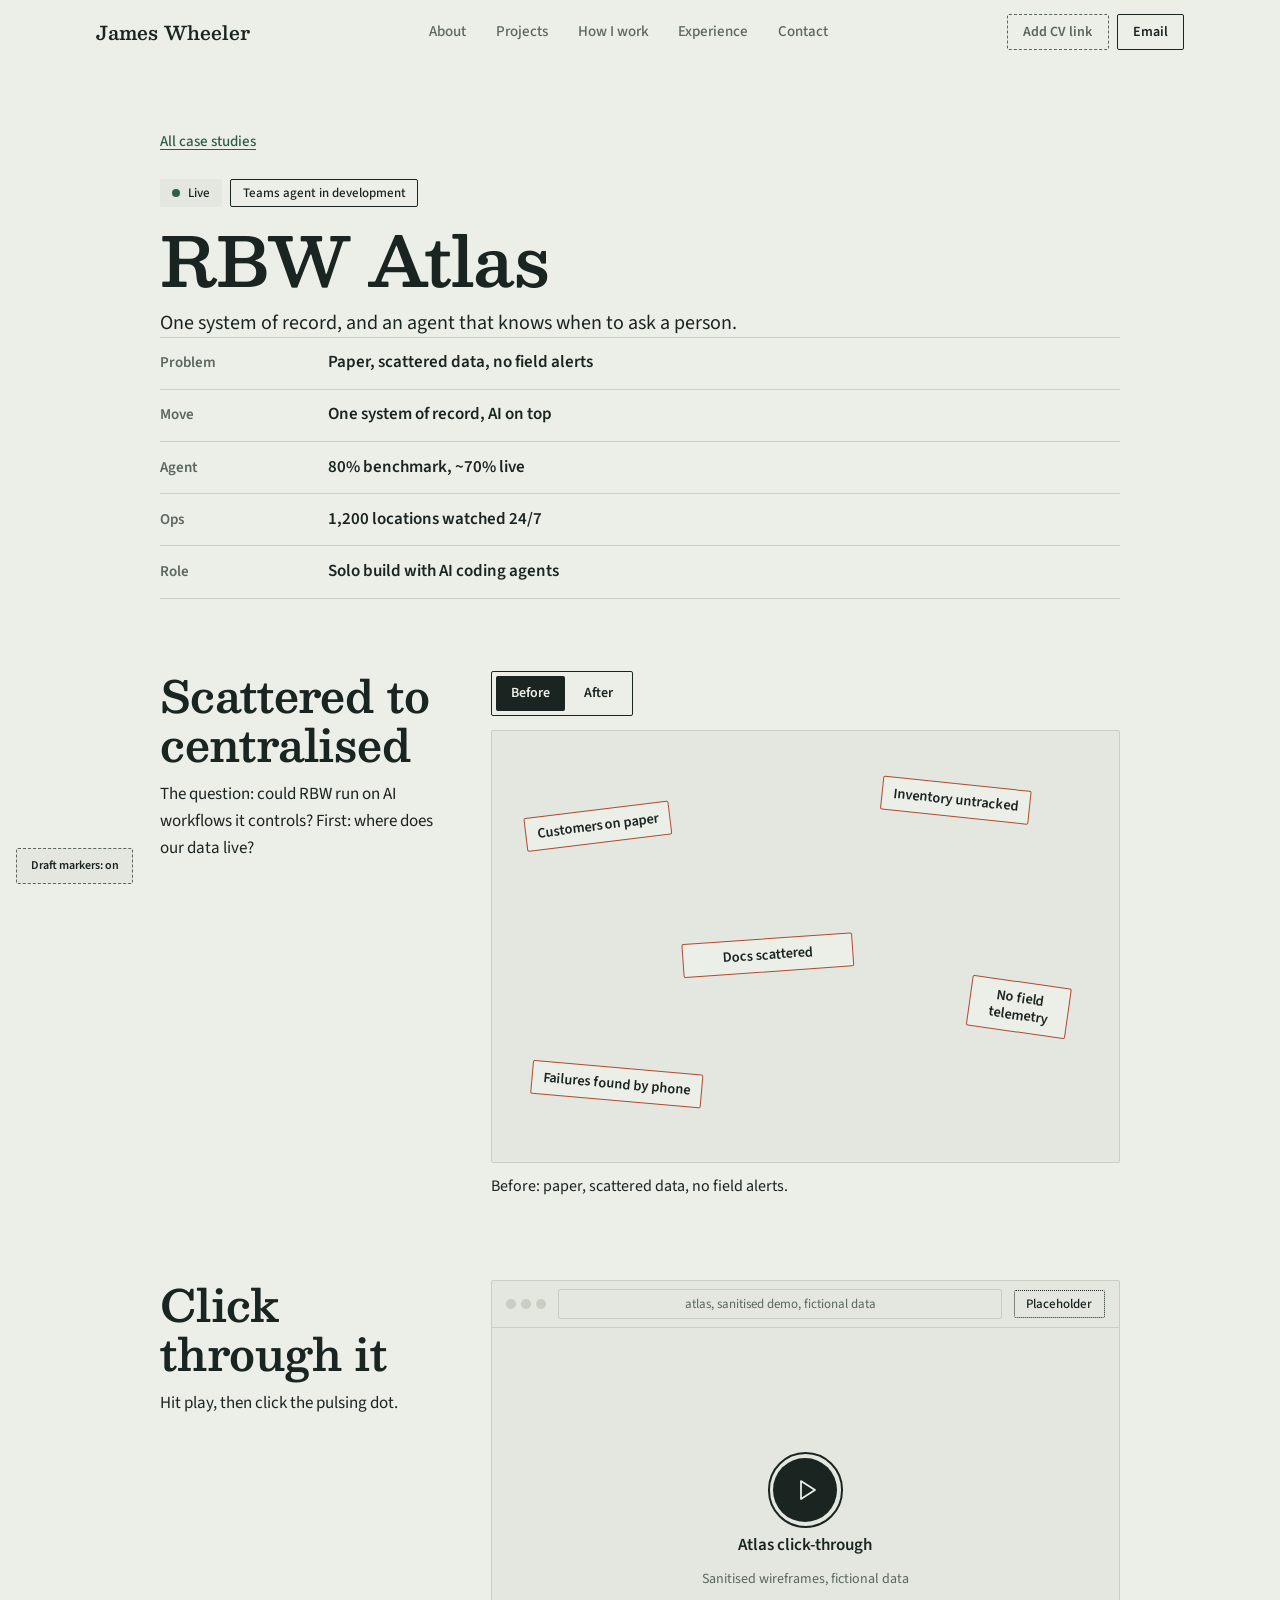
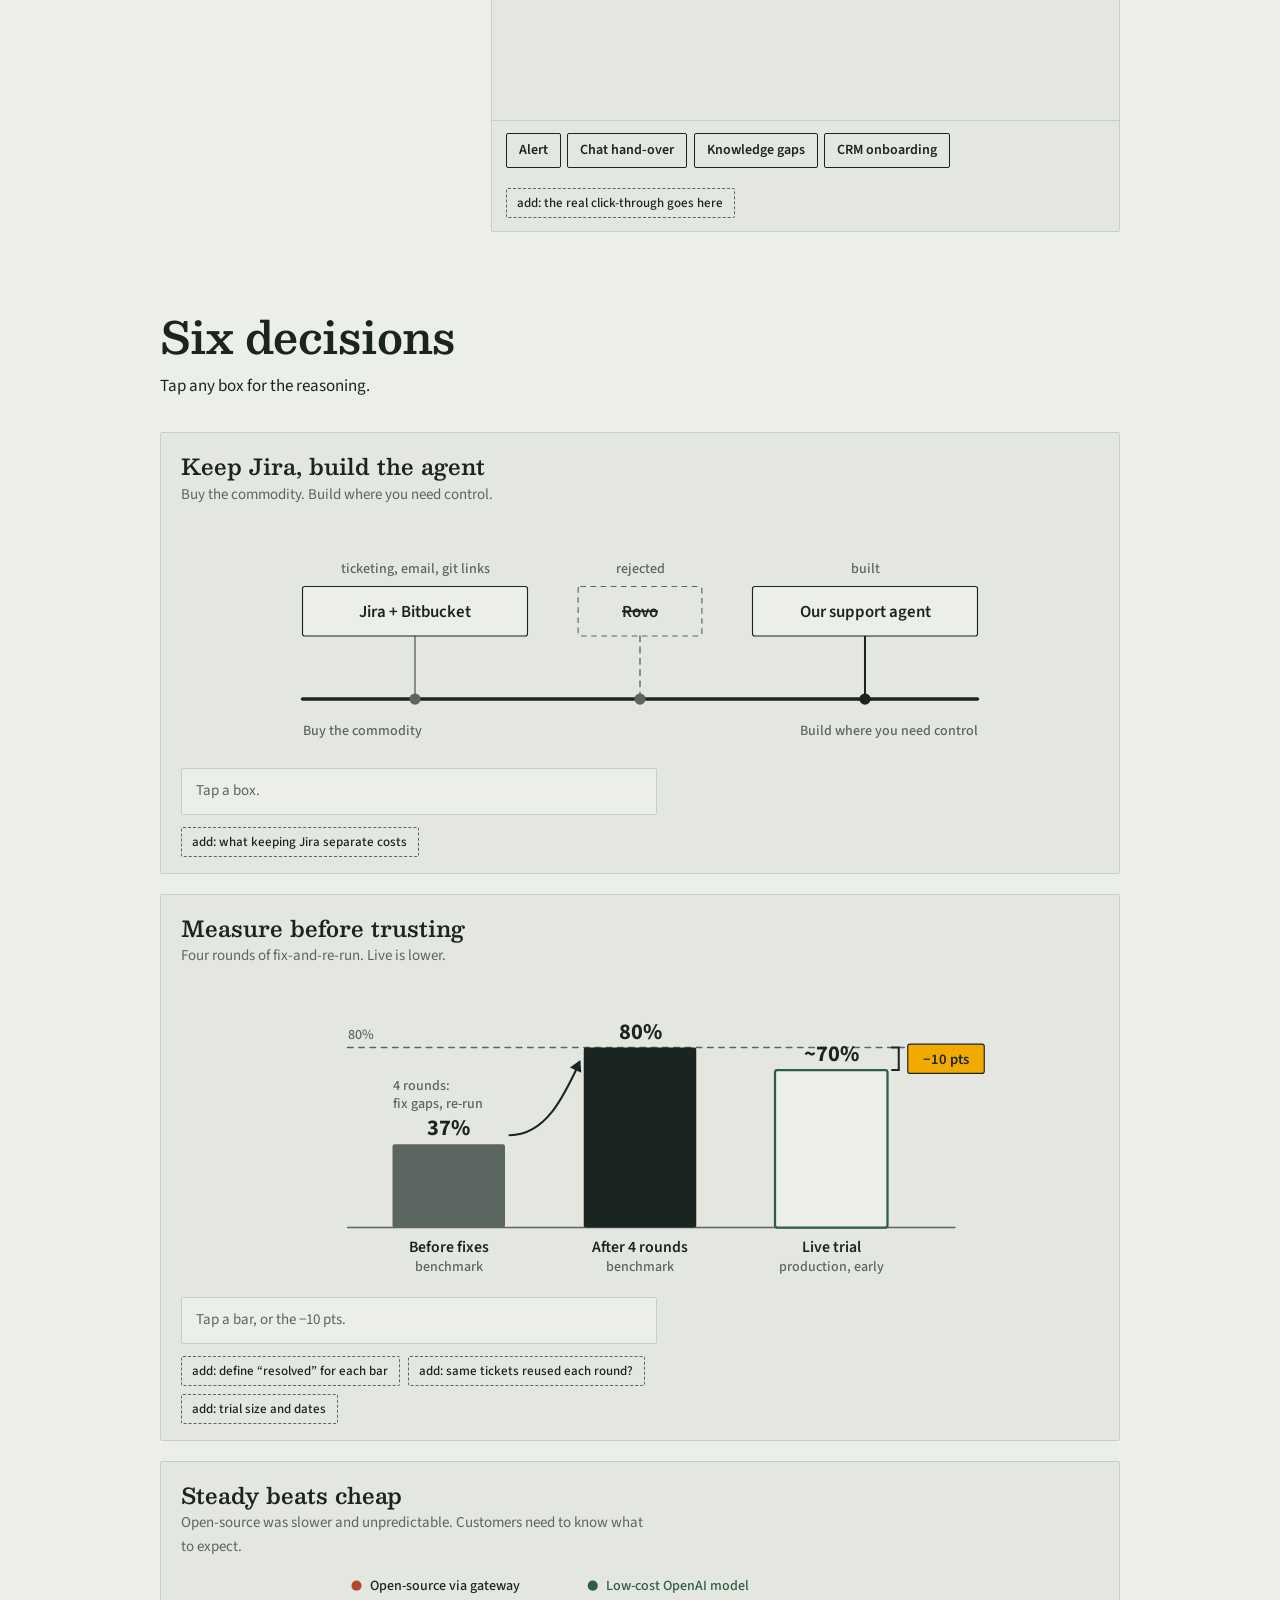
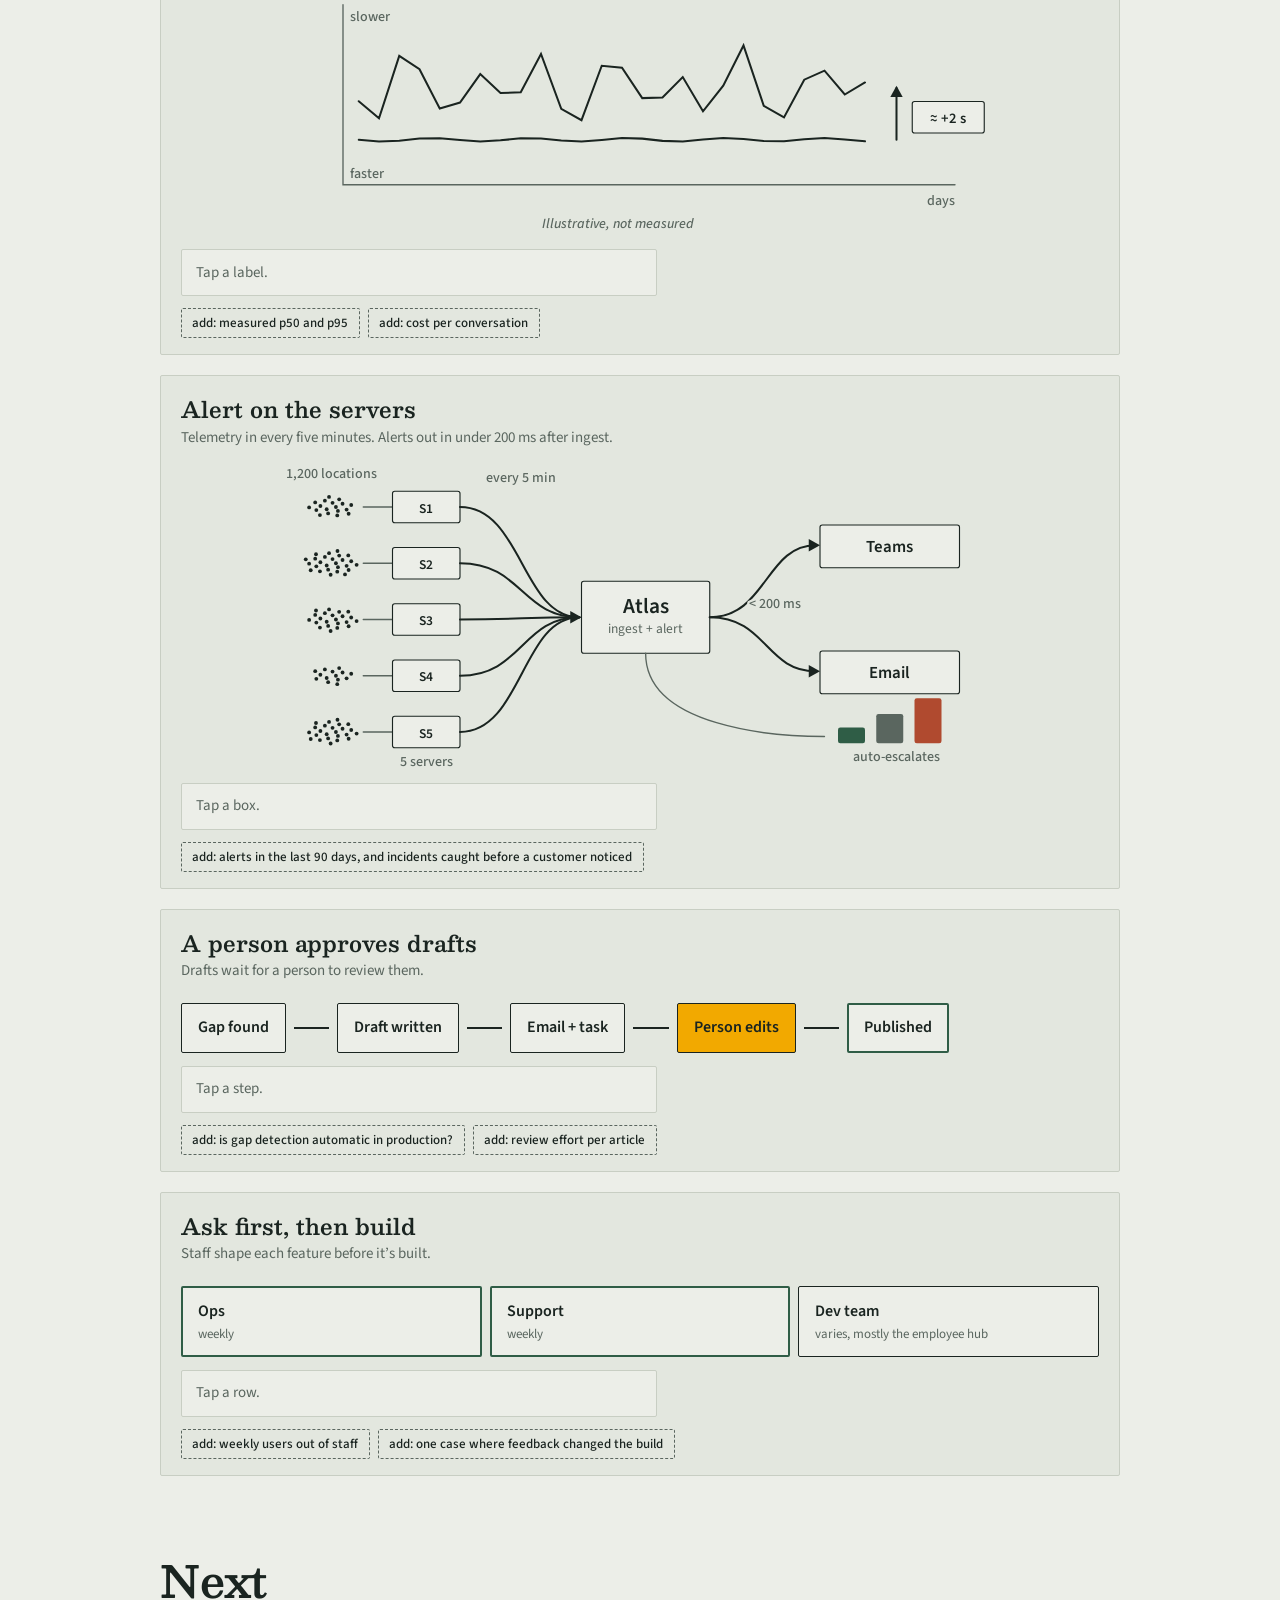
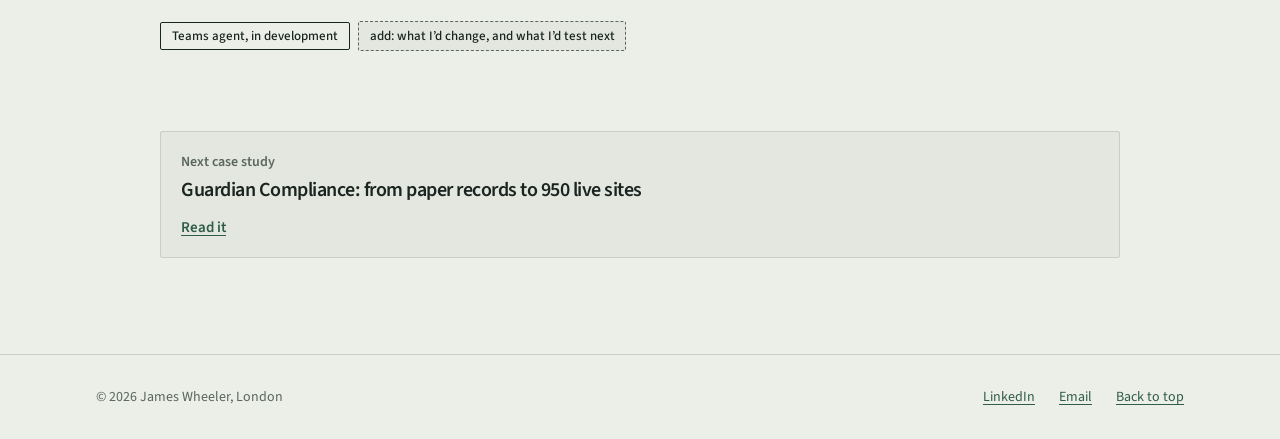
<file: atlas/index.html>
<!DOCTYPE html>
<html lang="en-GB">
<head>
<meta charset="utf-8">
<meta name="viewport" content="width=device-width, initial-scale=1, viewport-fit=cover">
<title>RBW Atlas case study | James Wheeler</title>
<meta name="description" content="One system of record and a support agent that knows when to ask a person: the decisions, the alternatives rejected and what the numbers show.">
<meta name="theme-color" content="#ECEEE8">
<meta property="og:type" content="website">
<meta property="og:title" content="RBW Atlas case study | James Wheeler">
<meta property="og:description" content="One system of record and a support agent that knows when to ask a person: the decisions, the alternatives rejected and what the numbers show.">
<!-- Replace YOUR-DOMAIN with your real domain; LinkedIn and Slack need absolute URLs for previews. og.png sits next to index.html. -->
<meta property="og:image" content="https://YOUR-DOMAIN/og.png">
<meta property="og:url" content="https://YOUR-DOMAIN/atlas/">
<meta name="twitter:card" content="summary_large_image">
<link rel="icon" href="data:image/svg+xml,%3Csvg xmlns='http://www.w3.org/2000/svg' viewBox='0 0 32 32'%3E%3Crect width='32' height='32' fill='%231A2420'/%3E%3Ctext x='16' y='21.5' font-family='Georgia,serif' font-size='14' font-weight='700' text-anchor='middle' fill='%23ECEEE8'%3EJW%3C/text%3E%3C/svg%3E">
<link rel="preconnect" href="https://fonts.googleapis.com">
<link rel="preconnect" href="https://fonts.gstatic.com" crossorigin>
<link href="https://fonts.googleapis.com/css2?family=Besley:wght@600;700&family=Source+Sans+3:wght@400;500;600&display=swap" rel="stylesheet">
<link rel="stylesheet" href="../assets/site.css">
<noscript><style>.dg .lp-line,.dg .lp-fade,.dg .grow{animation:none!important}.dot-loc{opacity:.9!important}.pct-ring .prog{stroke-dashoffset:114.35!important}.mbar i b{width:var(--w)!important}.morph .mchip .a{opacity:1}</style></noscript>
<!-- ═══════════════════════════════════════════════════════════════
     EDIT ME: every link on the page is set here (same block on all three pages).
     cv       empty = visible, disabled "Add CV link" button until you set it
     calendly empty = hidden
     ═══════════════════════════════════════════════════════════════ -->
<script>
  window.SITE = {
    links: {
      linkedin: "https://www.linkedin.com/in/jameswheeler092/",
      email:    "mailto:jameswheeler092@gmail.com",
      cv:       "",   // e.g. "/James-Wheeler-CV.pdf"
      calendly: ""    // optional booking link
    }
  };
</script>
</head>
<body>
<a href="#main" class="sr-only skip-link">Skip to content</a>
<svg width="0" height="0" style="position:absolute" aria-hidden="true" focusable="false">
  <defs><path id="ah" d="M0 0 L-10 -5.5 L-10 5.5 Z"/></defs>
</svg>

<header id="nav" class="fixed inset-x-0 top-0 z-50 border-b border-transparent">
  <div class="mx-auto flex h-16 max-w-6xl items-center justify-between px-5 sm:px-8">
    <a href="../#top" class="wordmark flex items-center" aria-label="James Wheeler, home"><span>James Wheeler</span>
    </a>
    <nav class="hidden items-center gap-1 md:flex" aria-label="Primary">
      <a class="nav-link" href="../#about">About</a>
      <a class="nav-link" href="../#work">Projects</a>
      <a class="nav-link" href="../#process">How I work</a>
      <a class="nav-link" href="../#experience">Experience</a>
      <a class="nav-link" href="../#contact">Contact</a>
    </nav>
    <div class="flex items-center gap-2">
      <a data-link="cv" data-required data-soon="Add CV link" class="btn btn-ghost btn-sm nav-cv"><span data-label>CV</span></a>
      <a data-link="email" class="btn btn-ghost btn-sm">Email</a>
      <button id="menuBtn" type="button" class="grid h-9 w-9 place-items-center rounded-lg border transition md:hidden menu-btn" aria-expanded="false" aria-controls="mobileMenu" aria-label="Open menu">
        <span data-icon="menu"></span>
      </button>
    </div>
  </div>
  <div id="mobileMenu" class="is-off border-t border-rule bg-paper md:hidden">
    <nav class="mx-auto grid max-w-6xl px-5 py-2 sm:px-8" aria-label="Mobile">
      <a class="nav-link py-3 text-base" href="../#about">About</a>
      <a class="nav-link py-3 text-base" href="../#work">Projects</a>
      <a class="nav-link py-3 text-base" href="../#process">How I work</a>
      <a class="nav-link py-3 text-base" href="../#experience">Experience</a>
      <a class="nav-link py-3 text-base" href="../#contact">Contact</a>
    </nav>
  </div>
</header>
<main id="main">
<article>

<header id="top" class="relative pb-8 pt-28 sm:pt-32">
  <div class="mx-auto max-w-5xl px-5 sm:px-8">
    <a href="../#work" class="link-back">All case studies</a>
    <div class="mt-6 flex flex-wrap gap-2"><span class="chip chip-live"><span class="dot"></span>Live</span><span class="chip chip-solid">Teams agent in development</span></div>
    <h1 class="h1-case mt-4">RBW Atlas</h1>
    <p class="mt-3 max-w-2xl text-xl">One system of record, and an agent that knows when to ask a person.</p>
    <dl class="facts mt-8">
      <div><dt>Problem</dt><dd>Paper, scattered data, no field alerts</dd></div>
      <div><dt>Move</dt><dd>One system of record, AI on top</dd></div>
      <div><dt>Agent</dt><dd>80% benchmark, ~70% live</dd></div>
      <div><dt>Ops</dt><dd>1,200 locations watched 24/7</dd></div>
      <div><dt>Role</dt><dd>Solo build with AI coding agents</dd></div>
    </dl>
  </div>
</header>

<div class="mx-auto max-w-5xl space-y-20 px-5 pb-24 pt-10 sm:px-8">

  <section aria-labelledby="ba-h" class="grid grid-cols-1 items-start gap-8 lg:grid-cols-12">
    <div class="lg:col-span-4">
      <h2 id="ba-h" class="h2">Scattered to centralised</h2>
      <p class="mt-3">The question: could RBW run on AI workflows it controls? First: where does our data live?</p>
    </div>
    <div class="lg:col-span-8">
<div class="morph" data-morph>
  <div class="morph-bar" role="group" aria-label="Before or after">
    <button type="button" data-state="before" aria-pressed="true">Before</button>
    <button type="button" data-state="after" aria-pressed="false">After</button>
  </div>
  <div class="morph-stage">
    <svg class="morph-lines" viewBox="0 0 100 100" preserveAspectRatio="none" aria-hidden="true"><path d="M50 50 L50 15"/><path d="M50 50 L79 38"/><path d="M50 50 L75 80"/><path d="M50 50 L25 80"/><path d="M50 50 L21 38"/></svg>
    <div class="mhub">Atlas</div>
    <span class="mchip warn" style="--x0:17;--y0:22;--r0:-7;--x1:50;--y1:15"><span class="b">Customers on paper</span><span class="a">CRM + onboarding</span></span><span class="mchip warn" style="--x0:74;--y0:16;--r0:6;--x1:79;--y1:38"><span class="b">Inventory untracked</span><span class="a">Inventory records</span></span><span class="mchip warn" style="--x0:44;--y0:52;--r0:-4;--x1:75;--y1:80"><span class="b">Docs scattered</span><span class="a">Knowledge base + agent</span></span><span class="mchip warn" style="--x0:84;--y0:64;--r0:8;--x1:25;--y1:80"><span class="b">No field telemetry</span><span class="a">Telemetry + alerts</span></span><span class="mchip warn" style="--x0:20;--y0:82;--r0:5;--x1:21;--y1:38"><span class="b">Failures found by phone</span><span class="a">24/7 escalation</span></span>
  </div>
  <p class="morph-cap" aria-live="polite" data-before="Before: paper, scattered data, no field alerts." data-after="After: one system of record, AI on top."></p>
</div></div>
  </section>

  <section aria-labelledby="demo-h" class="grid grid-cols-1 items-start gap-8 lg:grid-cols-12">
    <div class="lg:col-span-4">
      <h2 id="demo-h" class="h2">Click through it</h2>
      <p class="mt-3">Hit play, then click the pulsing dot.</p>
    </div>
    <div class="lg:col-span-8">
<figure class="demo" data-demo data-kinds="list,chat,board,form">
  <div class="demo-bar"><span class="dots" aria-hidden="true"><i></i><i></i><i></i></span><span class="demo-url">atlas, sanitised demo, fictional data</span><span class="chip chip-dotted">Placeholder</span></div>
  <div class="demo-screen" role="tabpanel" aria-live="polite">
    <div class="demo-intro">
      <button type="button" class="demo-play" aria-label="Start the Atlas click-through (placeholder)"><span data-icon="play"></span></button>
      <p class="demo-title">Atlas click-through</p>
      <p class="demo-sub">Sanitised wireframes, fictional data</p>
    </div>
    <div class="demo-canvas"></div>
  </div>
  <div class="demo-steps" role="tablist" aria-label="Screens"><button type="button" role="tab" aria-selected="false">Alert</button><button type="button" role="tab" aria-selected="false">Chat hand-over</button><button type="button" role="tab" aria-selected="false">Knowledge gaps</button><button type="button" role="tab" aria-selected="false">CRM onboarding</button></div>
  <p class="demo-note"><span class="tbc">add: the real click-through goes here</span></p>
</figure></div>
  </section>

  <section aria-labelledby="dec-h">
    <h2 id="dec-h" class="h2">Six decisions</h2>
    <p class="mt-3">Tap any box for the reasoning.</p>

    <div class="mt-8 grid grid-cols-1 gap-5 lg:grid-cols-2">

      <article class="dgc dg lg:col-span-2" data-reveal>
        <h3>Keep Jira, build the agent</h3>
        <p class="dg-cap">Buy the commodity. Build where you need control.</p>
        <div class="dg-scroll mx-auto mt-3 max-w-[720px]">
<svg class="dgsvg" viewBox="0 0 640 210" role="img" aria-label="Spectrum from buy the commodity to build where you need control. Jira and Bitbucket are integrated, Rovo was rejected, the support agent is built.">
  <path class="lp-line" style="--d:.2s" pathLength="1" fill="none" stroke="var(--ink)" stroke-width="3" stroke-linecap="round" d="M20 160 H620"/>
  <path class="ln dim" d="M120 104 V160"/>
  <path class="ln dim dash" d="M320 104 V160"/>
  <path class="ln" d="M520 104 V160"/>
  <circle cx="120" cy="160" r="5" fill="var(--muted)"/><circle cx="320" cy="160" r="5" fill="var(--muted)"/><circle cx="520" cy="160" r="5" fill="var(--ink)"/>

  <text class="cap" x="120" y="48" text-anchor="middle">ticketing, email, git links</text>
  <g class="nd sys lp-fade" style="--d:.5s" data-tip="Already in use. The service desk links tickets to Bitbucket commits, so rebuilding ticketing, email scraping and git integration would have cost a lot for little commercial gain."><rect class="bx" x="20" y="60" width="200" height="44" rx="2"/><text x="120" y="87" text-anchor="middle">Jira + Bitbucket</text></g>

  <text class="cap" x="320" y="48" text-anchor="middle">rejected</text>
  <g class="nd no lp-fade" style="--d:.7s" data-tip="Atlassian’s Rovo for support agents. It lacked the flexibility, configurability and observability we needed."><rect class="bx" x="265" y="60" width="110" height="44" rx="2"/><text x="320" y="87" text-anchor="middle" text-decoration="line-through">Rovo</text></g>

  <text class="cap" x="520" y="48" text-anchor="middle">built</text>
  <g class="nd sys lp-fade" style="--d:.9s" data-tip="Built in Atlas, because flexibility, configurability and observability mattered most here."><rect class="bx" x="420" y="60" width="200" height="44" rx="2"/><text x="520" y="87" text-anchor="middle">Our support agent</text></g>

  <text class="cap" x="20" y="192">Buy the commodity</text>
  <text class="cap" x="620" y="192" text-anchor="end">Build where you need control</text>
</svg></div>
        <p class="swipe-hint">Swipe the diagram →</p>
        <p class="tip">Tap a box.</p>
        <p class="mt-3"><span class="tbc">add: what keeping Jira separate costs</span></p>
      </article>

      <article class="dgc dg lg:col-span-2" data-reveal>
        <h3>Measure before trusting</h3>
        <p class="dg-cap">Four rounds of fix-and-re-run. Live is lower.</p>
        <div class="mx-auto mt-3 max-w-[720px]"><div class="only-wide">
<svg class="dgsvg" viewBox="0 0 640 270" role="img" aria-label="Bar chart. Share of questions resolved: 37% before fixes, 80% after four rounds on the benchmark, about 70% in the early production trial.">
  <path class="ln dim" d="M60 220 H600"/>
  <path class="ln dim dash" d="M60 60 H600"/>
  <text class="cap" x="60" y="52">80%</text>

  <g class="nd sys" data-tip="Baseline: 37% of past ‘User Training issue’ tickets could be resolved from the existing documentation, scored by an evaluation agent.">
    <rect class="hit" x="90" y="110" width="120" height="120" fill="transparent"/>
    <rect class="grow" style="--d:.2s" x="100" y="146" width="100" height="74" rx="2" fill="var(--muted)"/>
    <text class="val" x="150" y="138" text-anchor="middle">37%</text>
  </g>
  <g class="nd sys" data-tip="After four rounds: the evaluation agent listed the gaps, the team wrote articles for them, and I re-ran the benchmark.">
    <rect class="hit" x="260" y="40" width="120" height="190" fill="transparent"/>
    <rect class="grow" style="--d:.5s" x="270" y="60" width="100" height="160" rx="2" fill="var(--ink)"/>
    <text class="val" x="320" y="52" text-anchor="middle">80%</text>
  </g>
  <g class="nd ok" data-tip="Early production trial: live questions rather than past tickets. Same agent, different yardstick.">
    <rect class="hit" x="430" y="60" width="120" height="170" fill="transparent"/>
    <rect class="grow" style="--d:.8s" x="440" y="80" width="100" height="140" rx="2" fill="var(--paper)" stroke="var(--moss)" stroke-width="2"/>
    <text class="val" x="490" y="72" text-anchor="middle">~70%</text>
  </g>

  <path class="ln lp-line" style="--d:1.1s" pathLength="1" d="M204 138 C236 138 252 104 266 74"/>
  <g class="lp-fade" style="--d:1.7s"><use href="#ah" transform="translate(267 71) rotate(-65)" fill="var(--ink)"/></g>
  <g class="nd sys" data-tip="Each round: the evaluation agent lists documentation gaps, the team writes articles to cover them, and I re-run the benchmark. Four rounds took 37% to 80%.">
    <rect class="hit" x="96" y="84" width="112" height="40" fill="transparent"/>
    <text class="cap" x="100" y="98">4 rounds:</text>
    <text class="cap" x="100" y="114">fix gaps, re-run</text>
  </g>

  <path class="ln per lp-line" style="--d:1.3s" pathLength="1" d="M544 60 H550 V80 H544"/>
  <g class="nd per" data-tip="Why is live lower? My leading hypothesis: people ask more questions when the answer is instant than they ever raised as tickets. A hypothesis, not a finding.">
    <rect class="bx" x="558" y="57" width="68" height="26" rx="2"/>
    <text x="592" y="75" text-anchor="middle" style="font-size:13px">−10 pts</text>
  </g>

  <text x="150" y="242" text-anchor="middle" style="font-size:14px;font-weight:600">Before fixes</text>
  <text x="320" y="242" text-anchor="middle" style="font-size:14px;font-weight:600">After 4 rounds</text>
  <text x="490" y="242" text-anchor="middle" style="font-size:14px;font-weight:600">Live trial</text>
  <text class="cap" x="150" y="259" text-anchor="middle">benchmark</text>
  <text class="cap" x="320" y="259" text-anchor="middle">benchmark</text>
  <text class="cap" x="490" y="259" text-anchor="middle">production, early</text>
</svg></div><div class="only-narrow mx-auto max-w-[420px]">
<svg class="dgsvg" viewBox="0 0 360 300" role="img" aria-label="Bar chart. Share of questions resolved: 37% before fixes, 80% after four rounds on the benchmark, about 70% in the early production trial.">
  <path class="ln dim" d="M20 240 H340"/>
  <path class="ln dim dash" d="M20 80 H340"/>
  <text class="cap" x="22" y="72">80%</text>

  <g class="nd sys" data-tip="Baseline: 37% of past ‘User Training issue’ tickets could be resolved from the existing documentation, scored by an evaluation agent.">
    <rect class="hit" x="30" y="150" width="90" height="100" fill="transparent"/>
    <rect class="grow" style="--d:.2s" x="40" y="166" width="70" height="74" rx="2" fill="var(--muted)"/>
    <text class="val" x="75" y="196" text-anchor="middle" style="font-size:18px">37%</text>
  </g>
  <g class="nd sys" data-tip="After four rounds: the evaluation agent listed the gaps, the team wrote articles for them, and I re-ran the benchmark.">
    <rect class="hit" x="135" y="70" width="90" height="180" fill="transparent"/>
    <rect class="grow" style="--d:.5s" x="145" y="80" width="70" height="160" rx="2" fill="var(--ink)"/>
    <text class="val" x="180" y="108" text-anchor="middle" style="font-size:18px">80%</text>
  </g>
  <g class="nd ok" data-tip="Early production trial: live questions rather than past tickets. Same agent, different yardstick.">
    <rect class="hit" x="240" y="90" width="90" height="160" fill="transparent"/>
    <rect class="grow" style="--d:.8s" x="250" y="100" width="70" height="140" rx="2" fill="var(--paper)" stroke="var(--moss)" stroke-width="2"/>
    <text class="val" x="285" y="128" text-anchor="middle" style="font-size:18px">~70%</text>
  </g>

  <path class="ln lp-line" style="--d:1.1s" pathLength="1" d="M90 156 C112 130 134 104 158 84"/>
  <g class="lp-fade" style="--d:1.6s"><use href="#ah" transform="translate(161 80) rotate(-48)" fill="var(--ink)"/></g>
  <g class="nd sys" data-tip="Each round: the evaluation agent lists documentation gaps, the team writes articles to cover them, and I re-run the benchmark. Four rounds took 37% to 80%.">
    <rect class="hit" x="18" y="106" width="86" height="40" fill="transparent"/>
    <text class="cap" x="22" y="120" style="font-size:11.5px">4 rounds:</text>
    <text class="cap" x="22" y="135" style="font-size:11.5px">fix gaps, re-run</text>
  </g>

  <path class="ln per lp-line" style="--d:1.3s" pathLength="1" d="M302 62 V96" stroke-dasharray="4 4"/>
  <g class="lp-fade" style="--d:1.8s"><use href="#ah" transform="translate(302 100) rotate(90)" fill="var(--ink)"/></g>
  <g class="nd per" data-tip="Why is live lower? My leading hypothesis: people ask more questions when the answer is instant than they ever raised as tickets. A hypothesis, not a finding.">
    <rect class="bx" x="268" y="36" width="68" height="26" rx="2"/>
    <text x="302" y="54" text-anchor="middle" style="font-size:13px">−10 pts</text>
  </g>

  <text x="75" y="260" text-anchor="middle" style="font-size:12px;font-weight:600">Before fixes</text>
  <text x="180" y="260" text-anchor="middle" style="font-size:12px;font-weight:600">After 4 rounds</text>
  <text x="285" y="260" text-anchor="middle" style="font-size:12px;font-weight:600">Live trial</text>
  <text class="cap" x="75" y="276" text-anchor="middle" style="font-size:11px">benchmark</text>
  <text class="cap" x="180" y="276" text-anchor="middle" style="font-size:11px">benchmark</text>
  <text class="cap" x="285" y="276" text-anchor="middle" style="font-size:11px">production, early</text>
</svg></div></div>
        <p class="tip">Tap a bar, or the −10 pts.</p>
        <p class="mt-3 flex flex-wrap gap-2"><span class="tbc">add: define “resolved” for each bar</span><span class="tbc">add: same tickets reused each round?</span><span class="tbc">add: trial size and dates</span></p>
      </article>

      <article class="dgc dg lg:col-span-2" data-reveal>
        <h3>Steady beats cheap</h3>
        <p class="dg-cap">Open-source was slower and unpredictable. Customers need to know what to expect.</p>
        <div class="dg-scroll mx-auto mt-3 max-w-[720px]">
<svg class="dgsvg" viewBox="0 0 640 236" role="img" aria-label="Illustrative chart of response time over days. The open-source models through the gateway are roughly two seconds slower and swing from day to day. The low-cost OpenAI model is steady. Not measured data.">
  <path class="ln dim" d="M56 30 V190 H600"/>
  <text class="cap" x="62" y="44">slower</text>
  <text class="cap" x="62" y="184">faster</text>
  <text class="cap" x="600" y="208" text-anchor="end">days</text>

  <path class="ln lp-line" style="--d:.2s" pathLength="1" stroke="var(--clay)" d="M70.0 115.8 L88.0 131.0 L106.0 75.5 L124.0 87.3 L142.0 122.3 L160.0 116.9 L178.0 91.6 L196.0 108.5 L214.0 107.8 L232.0 73.7 L250.0 122.5 L268.0 132.6 L286.0 84.2 L304.0 85.9 L322.0 113.0 L340.0 112.4 L358.0 94.3 L376.0 124.7 L394.0 102.0 L412.0 66.2 L430.0 119.8 L448.0 130.2 L466.0 96.6 L484.0 88.6 L502.0 109.8 L520.0 99.1"/>
  <path class="ln lp-line" style="--d:.7s" pathLength="1" stroke="var(--moss)" d="M70.0 150.0 L88.0 151.5 L106.0 150.8 L124.0 148.9 L142.0 148.6 L160.0 150.3 L178.0 151.6 L196.0 150.5 L214.0 148.7 L232.0 148.8 L250.0 150.7 L268.0 151.6 L286.0 150.2 L304.0 148.5 L322.0 149.0 L340.0 151.0 L358.0 151.5 L376.0 149.8 L394.0 148.4 L412.0 149.3 L430.0 151.2 L448.0 151.3 L466.0 149.5 L484.0 148.4 L502.0 149.7 L520.0 151.4"/>

  <g class="nd static lp-fade" style="--d:.3s" data-tip="Open-source models through the gateway: roughly two seconds of extra waiting on the provider, and it swung from good days to bad ones.">
    <rect class="hit" x="60" y="2" width="200" height="22" fill="transparent"/>
    <circle cx="68" cy="13" r="4.5" fill="var(--clay)"/><text class="cap bad" x="80" y="17">Open-source via gateway</text>
  </g>
  <g class="nd static lp-fade" style="--d:.8s" data-tip="The low-cost OpenAI model we shipped: a steady response time, so customers know what to expect.">
    <rect class="hit" x="270" y="2" width="200" height="22" fill="transparent"/>
    <circle cx="278" cy="13" r="4.5" fill="var(--moss)"/><text class="cap ok" x="290" y="17">Low-cost OpenAI model</text>
  </g>

  <path class="ln lp-line" style="--d:1.2s" pathLength="1" d="M548 150 V104"/>
  <g class="lp-fade" style="--d:1.7s"><use href="#ah" transform="translate(548 102) rotate(-90)" fill="var(--ink)"/></g>
  <g class="nd sys" data-tip="Roughly two extra seconds waiting on the model provider. Predictability mattered more than the best average. Chart is illustrative; measured figures to be added.">
    <rect class="bx" x="562" y="116" width="64" height="28" rx="2"/>
    <text x="594" y="135" text-anchor="middle" style="font-size:13px">≈ +2 s</text>
  </g>

  <text class="cap" x="300" y="228" text-anchor="middle" style="font-style:italic">Illustrative, not measured</text>
</svg></div>
        <p class="swipe-hint">Swipe the diagram →</p>
        <p class="tip">Tap a label.</p>
        <p class="mt-3 flex flex-wrap gap-2"><span class="tbc">add: measured p50 and p95</span><span class="tbc">add: cost per conversation</span></p>
      </article>

      <article class="dgc dg lg:col-span-2" data-reveal>
        <h3>Alert on the servers</h3>
        <p class="dg-cap">Telemetry in every five minutes. Alerts out in under 200 ms after ingest.</p>
        <div class="dg-scroll mx-auto mt-3 max-w-[720px]"><svg class="dgsvg" viewBox="0 0 640 274" role="img" aria-label="Five central servers, which hold data for 1,200 locations, send telemetry to Atlas every five minutes. Alerts reach Teams and email in under 200 milliseconds after ingest, and severity escalates automatically."><text class="cap" x="46" y="14" text-anchor="middle">1,200 locations</text><circle class="lp-fade" style="--d:0.00s" cx="49.7" cy="40.0" r="1.7" fill="var(--ink)"/><circle class="lp-fade" style="--d:0.02s" cx="41.5" cy="42.0" r="1.7" fill="var(--ink)"/><circle class="lp-fade" style="--d:0.04s" cx="46.7" cy="36.3" r="1.7" fill="var(--ink)"/><circle class="lp-fade" style="--d:0.06s" cx="51.5" cy="43.5" r="1.7" fill="var(--ink)"/><circle class="lp-fade" style="--d:0.08s" cx="35.9" cy="39.1" r="1.7" fill="var(--ink)"/><circle class="lp-fade" style="--d:0.10s" cx="55.6" cy="37.1" r="1.7" fill="var(--ink)"/><circle class="lp-fade" style="--d:0.12s" cx="42.8" cy="45.7" r="1.7" fill="var(--ink)"/><circle class="lp-fade" style="--d:0.14s" cx="39.9" cy="34.4" r="1.7" fill="var(--ink)"/><circle class="lp-fade" style="--d:0.16s" cx="59.2" cy="42.3" r="1.7" fill="var(--ink)"/><circle class="lp-fade" style="--d:0.18s" cx="32.3" cy="42.7" r="1.7" fill="var(--ink)"/><circle class="lp-fade" style="--d:0.20s" cx="52.6" cy="33.2" r="1.7" fill="var(--ink)"/><circle class="lp-fade" style="--d:0.22s" cx="50.9" cy="47.5" r="1.7" fill="var(--ink)"/><circle class="lp-fade" style="--d:0.24s" cx="31.3" cy="35.9" r="1.7" fill="var(--ink)"/><circle class="lp-fade" style="--d:0.26s" cx="63.3" cy="38.2" r="1.7" fill="var(--ink)"/><circle class="lp-fade" style="--d:0.28s" cx="35.5" cy="47.2" r="1.7" fill="var(--ink)"/><circle class="lp-fade" style="--d:0.30s" cx="43.6" cy="31.0" r="1.7" fill="var(--ink)"/><circle class="lp-fade" style="--d:0.32s" cx="61.0" cy="46.0" r="1.7" fill="var(--ink)"/><circle class="lp-fade" style="--d:0.34s" cx="25.9" cy="40.4" r="1.7" fill="var(--ink)"/><path class="ln dim" d="M74 40 H100"/><g class="nd sys lp-fade" style="--d:.6s" data-tip="Five central servers hold the data for 1,200 locations. Larger operators want their own database and server."><rect class="bx" x="100" y="26" width="60" height="28" rx="2"/><text x="130" y="45" text-anchor="middle" style="font-size:12px">S1</text></g><path class="ln lp-line" style="--d:0.90s" pathLength="1" d="M160 40 C215 40 215 138 266 138"/><circle class="lp-fade" style="--d:0.36s" cx="49.7" cy="90.0" r="1.7" fill="var(--ink)"/><circle class="lp-fade" style="--d:0.38s" cx="41.5" cy="92.0" r="1.7" fill="var(--ink)"/><circle class="lp-fade" style="--d:0.40s" cx="46.7" cy="86.3" r="1.7" fill="var(--ink)"/><circle class="lp-fade" style="--d:0.42s" cx="51.5" cy="93.5" r="1.7" fill="var(--ink)"/><circle class="lp-fade" style="--d:0.44s" cx="35.9" cy="89.1" r="1.7" fill="var(--ink)"/><circle class="lp-fade" style="--d:0.46s" cx="55.6" cy="87.1" r="1.7" fill="var(--ink)"/><circle class="lp-fade" style="--d:0.48s" cx="42.8" cy="95.7" r="1.7" fill="var(--ink)"/><circle class="lp-fade" style="--d:0.50s" cx="39.9" cy="84.4" r="1.7" fill="var(--ink)"/><circle class="lp-fade" style="--d:0.52s" cx="59.2" cy="92.3" r="1.7" fill="var(--ink)"/><circle class="lp-fade" style="--d:0.54s" cx="32.3" cy="92.7" r="1.7" fill="var(--ink)"/><circle class="lp-fade" style="--d:0.56s" cx="52.6" cy="83.2" r="1.7" fill="var(--ink)"/><circle class="lp-fade" style="--d:0.58s" cx="50.9" cy="97.5" r="1.7" fill="var(--ink)"/><circle class="lp-fade" style="--d:0.60s" cx="31.3" cy="85.9" r="1.7" fill="var(--ink)"/><circle class="lp-fade" style="--d:0.62s" cx="63.3" cy="88.2" r="1.7" fill="var(--ink)"/><circle class="lp-fade" style="--d:0.64s" cx="35.5" cy="97.2" r="1.7" fill="var(--ink)"/><circle class="lp-fade" style="--d:0.66s" cx="43.6" cy="81.0" r="1.7" fill="var(--ink)"/><circle class="lp-fade" style="--d:0.68s" cx="61.0" cy="96.0" r="1.7" fill="var(--ink)"/><circle class="lp-fade" style="--d:0.70s" cx="25.9" cy="90.4" r="1.7" fill="var(--ink)"/><circle class="lp-fade" style="--d:0.72s" cx="60.7" cy="83.0" r="1.7" fill="var(--ink)"/><circle class="lp-fade" style="--d:0.74s" cx="45.0" cy="100.2" r="1.7" fill="var(--ink)"/><circle class="lp-fade" style="--d:0.76s" cx="32.0" cy="82.0" r="1.7" fill="var(--ink)"/><circle class="lp-fade" style="--d:0.78s" cx="68.1" cy="91.4" r="1.7" fill="var(--ink)"/><circle class="lp-fade" style="--d:0.80s" cx="27.3" cy="96.2" r="1.7" fill="var(--ink)"/><circle class="lp-fade" style="--d:0.82s" cx="51.1" cy="79.1" r="1.7" fill="var(--ink)"/><circle class="lp-fade" style="--d:0.84s" cx="57.8" cy="99.9" r="1.7" fill="var(--ink)"/><circle class="lp-fade" style="--d:0.86s" cx="22.9" cy="86.5" r="1.7" fill="var(--ink)"/><path class="ln dim" d="M74 90 H100"/><g class="nd sys lp-fade" style="--d:.6s" data-tip="Five central servers hold the data for 1,200 locations. Larger operators want their own database and server."><rect class="bx" x="100" y="76" width="60" height="28" rx="2"/><text x="130" y="95" text-anchor="middle" style="font-size:12px">S2</text></g><path class="ln lp-line" style="--d:0.98s" pathLength="1" d="M160 90 C215 90 215 138 266 138"/><circle class="lp-fade" style="--d:0.88s" cx="49.7" cy="140.0" r="1.7" fill="var(--ink)"/><circle class="lp-fade" style="--d:0.90s" cx="41.5" cy="142.0" r="1.7" fill="var(--ink)"/><circle class="lp-fade" style="--d:0.92s" cx="46.7" cy="136.3" r="1.7" fill="var(--ink)"/><circle class="lp-fade" style="--d:0.94s" cx="51.5" cy="143.5" r="1.7" fill="var(--ink)"/><circle class="lp-fade" style="--d:0.96s" cx="35.9" cy="139.1" r="1.7" fill="var(--ink)"/><circle class="lp-fade" style="--d:0.98s" cx="55.6" cy="137.1" r="1.7" fill="var(--ink)"/><circle class="lp-fade" style="--d:1.00s" cx="42.8" cy="145.7" r="1.7" fill="var(--ink)"/><circle class="lp-fade" style="--d:1.02s" cx="39.9" cy="134.4" r="1.7" fill="var(--ink)"/><circle class="lp-fade" style="--d:1.04s" cx="59.2" cy="142.3" r="1.7" fill="var(--ink)"/><circle class="lp-fade" style="--d:1.06s" cx="32.3" cy="142.7" r="1.7" fill="var(--ink)"/><circle class="lp-fade" style="--d:1.08s" cx="52.6" cy="133.2" r="1.7" fill="var(--ink)"/><circle class="lp-fade" style="--d:1.10s" cx="50.9" cy="147.5" r="1.7" fill="var(--ink)"/><circle class="lp-fade" style="--d:1.12s" cx="31.3" cy="135.9" r="1.7" fill="var(--ink)"/><circle class="lp-fade" style="--d:1.14s" cx="63.3" cy="138.2" r="1.7" fill="var(--ink)"/><circle class="lp-fade" style="--d:1.16s" cx="35.5" cy="147.2" r="1.7" fill="var(--ink)"/><circle class="lp-fade" style="--d:1.18s" cx="43.6" cy="131.0" r="1.7" fill="var(--ink)"/><circle class="lp-fade" style="--d:1.20s" cx="61.0" cy="146.0" r="1.7" fill="var(--ink)"/><circle class="lp-fade" style="--d:1.22s" cx="25.9" cy="140.4" r="1.7" fill="var(--ink)"/><circle class="lp-fade" style="--d:1.24s" cx="60.7" cy="133.0" r="1.7" fill="var(--ink)"/><circle class="lp-fade" style="--d:1.26s" cx="45.0" cy="150.2" r="1.7" fill="var(--ink)"/><circle class="lp-fade" style="--d:1.28s" cx="32.0" cy="132.0" r="1.7" fill="var(--ink)"/><circle class="lp-fade" style="--d:1.30s" cx="68.1" cy="141.4" r="1.7" fill="var(--ink)"/><path class="ln dim" d="M74 140 H100"/><g class="nd sys lp-fade" style="--d:.6s" data-tip="Five central servers hold the data for 1,200 locations. Larger operators want their own database and server."><rect class="bx" x="100" y="126" width="60" height="28" rx="2"/><text x="130" y="145" text-anchor="middle" style="font-size:12px">S3</text></g><path class="ln lp-line" style="--d:1.06s" pathLength="1" d="M160 140 C215 140 215 138 266 138"/><circle class="lp-fade" style="--d:1.32s" cx="49.7" cy="190.0" r="1.7" fill="var(--ink)"/><circle class="lp-fade" style="--d:1.34s" cx="41.5" cy="192.0" r="1.7" fill="var(--ink)"/><circle class="lp-fade" style="--d:1.36s" cx="46.7" cy="186.3" r="1.7" fill="var(--ink)"/><circle class="lp-fade" style="--d:1.38s" cx="51.5" cy="193.5" r="1.7" fill="var(--ink)"/><circle class="lp-fade" style="--d:1.40s" cx="35.9" cy="189.1" r="1.7" fill="var(--ink)"/><circle class="lp-fade" style="--d:1.42s" cx="55.6" cy="187.1" r="1.7" fill="var(--ink)"/><circle class="lp-fade" style="--d:1.44s" cx="42.8" cy="195.7" r="1.7" fill="var(--ink)"/><circle class="lp-fade" style="--d:1.46s" cx="39.9" cy="184.4" r="1.7" fill="var(--ink)"/><circle class="lp-fade" style="--d:1.48s" cx="59.2" cy="192.3" r="1.7" fill="var(--ink)"/><circle class="lp-fade" style="--d:1.50s" cx="32.3" cy="192.7" r="1.7" fill="var(--ink)"/><circle class="lp-fade" style="--d:1.52s" cx="52.6" cy="183.2" r="1.7" fill="var(--ink)"/><circle class="lp-fade" style="--d:1.54s" cx="50.9" cy="197.5" r="1.7" fill="var(--ink)"/><circle class="lp-fade" style="--d:1.56s" cx="31.3" cy="185.9" r="1.7" fill="var(--ink)"/><circle class="lp-fade" style="--d:1.58s" cx="63.3" cy="188.2" r="1.7" fill="var(--ink)"/><path class="ln dim" d="M74 190 H100"/><g class="nd sys lp-fade" style="--d:.6s" data-tip="Five central servers hold the data for 1,200 locations. Larger operators want their own database and server."><rect class="bx" x="100" y="176" width="60" height="28" rx="2"/><text x="130" y="195" text-anchor="middle" style="font-size:12px">S4</text></g><path class="ln lp-line" style="--d:1.14s" pathLength="1" d="M160 190 C215 190 215 138 266 138"/><circle class="lp-fade" style="--d:1.60s" cx="49.7" cy="240.0" r="1.7" fill="var(--ink)"/><circle class="lp-fade" style="--d:1.62s" cx="41.5" cy="242.0" r="1.7" fill="var(--ink)"/><circle class="lp-fade" style="--d:1.64s" cx="46.7" cy="236.3" r="1.7" fill="var(--ink)"/><circle class="lp-fade" style="--d:1.66s" cx="51.5" cy="243.5" r="1.7" fill="var(--ink)"/><circle class="lp-fade" style="--d:1.68s" cx="35.9" cy="239.1" r="1.7" fill="var(--ink)"/><circle class="lp-fade" style="--d:1.70s" cx="55.6" cy="237.1" r="1.7" fill="var(--ink)"/><circle class="lp-fade" style="--d:1.72s" cx="42.8" cy="245.7" r="1.7" fill="var(--ink)"/><circle class="lp-fade" style="--d:1.74s" cx="39.9" cy="234.4" r="1.7" fill="var(--ink)"/><circle class="lp-fade" style="--d:1.76s" cx="59.2" cy="242.3" r="1.7" fill="var(--ink)"/><circle class="lp-fade" style="--d:1.78s" cx="32.3" cy="242.7" r="1.7" fill="var(--ink)"/><circle class="lp-fade" style="--d:1.80s" cx="52.6" cy="233.2" r="1.7" fill="var(--ink)"/><circle class="lp-fade" style="--d:1.82s" cx="50.9" cy="247.5" r="1.7" fill="var(--ink)"/><circle class="lp-fade" style="--d:1.84s" cx="31.3" cy="235.9" r="1.7" fill="var(--ink)"/><circle class="lp-fade" style="--d:1.86s" cx="63.3" cy="238.2" r="1.7" fill="var(--ink)"/><circle class="lp-fade" style="--d:1.88s" cx="35.5" cy="247.2" r="1.7" fill="var(--ink)"/><circle class="lp-fade" style="--d:1.90s" cx="43.6" cy="231.0" r="1.7" fill="var(--ink)"/><circle class="lp-fade" style="--d:1.92s" cx="61.0" cy="246.0" r="1.7" fill="var(--ink)"/><circle class="lp-fade" style="--d:1.94s" cx="25.9" cy="240.4" r="1.7" fill="var(--ink)"/><circle class="lp-fade" style="--d:1.96s" cx="60.7" cy="233.0" r="1.7" fill="var(--ink)"/><circle class="lp-fade" style="--d:1.98s" cx="45.0" cy="250.2" r="1.7" fill="var(--ink)"/><circle class="lp-fade" style="--d:2.00s" cx="32.0" cy="232.0" r="1.7" fill="var(--ink)"/><circle class="lp-fade" style="--d:2.02s" cx="68.1" cy="241.4" r="1.7" fill="var(--ink)"/><circle class="lp-fade" style="--d:2.04s" cx="27.3" cy="246.2" r="1.7" fill="var(--ink)"/><circle class="lp-fade" style="--d:2.06s" cx="51.1" cy="229.1" r="1.7" fill="var(--ink)"/><path class="ln dim" d="M74 240 H100"/><g class="nd sys lp-fade" style="--d:.6s" data-tip="Five central servers hold the data for 1,200 locations. Larger operators want their own database and server."><rect class="bx" x="100" y="226" width="60" height="28" rx="2"/><text x="130" y="245" text-anchor="middle" style="font-size:12px">S5</text></g><path class="ln lp-line" style="--d:1.22s" pathLength="1" d="M160 240 C215 240 215 138 266 138"/><text class="cap" x="130" y="270" text-anchor="middle">5 servers</text><text class="cap halo" x="214" y="18" text-anchor="middle">every 5 min</text><g class="lp-fade" style="--d:1.5s"><use href="#ah" transform="translate(268 138)" fill="var(--ink)"/></g><g class="nd sys lp-fade" style="--d:1.4s" data-tip="Telemetry lands in five-minute batches and alerts fire in under 200 ms after ingest, so a failure is flagged within about five minutes plus processing."><rect class="bx" x="268" y="106" width="114" height="64" rx="2"/><text x="325" y="134" text-anchor="middle" style="font-size:19px">Atlas</text><text class="sub" x="325" y="152" text-anchor="middle">ingest + alert</text></g><path class="ln lp-line" style="--d:1.9s" pathLength="1" d="M382 138 C432 138 432 74 476 74"/><path class="ln lp-line" style="--d:2s" pathLength="1" d="M382 138 C432 138 432 186 476 186"/><g class="lp-fade" style="--d:2.4s"><use href="#ah" transform="translate(480 74)" fill="var(--ink)"/></g><g class="lp-fade" style="--d:2.5s"><use href="#ah" transform="translate(480 186)" fill="var(--ink)"/></g><text class="cap halo lp-fade" style="--d:2.2s" x="440" y="130" text-anchor="middle">&lt; 200 ms</text><g class="nd sys lp-fade" style="--d:2.2s" data-tip="Alerts go to Teams and email."><rect class="bx" x="480" y="56" width="124" height="38" rx="2"/><text x="542" y="80" text-anchor="middle">Teams</text></g><g class="nd sys lp-fade" style="--d:2.3s" data-tip="Alerts go to Teams and email."><rect class="bx" x="480" y="168" width="124" height="38" rx="2"/><text x="542" y="192" text-anchor="middle">Email</text></g><path class="ln dim lp-line" style="--d:2.6s" pathLength="1" d="M325 170 C325 236 440 244 484 244"/><g class="nd sys lp-fade" style="--d:2.8s" data-tip="Severity escalates automatically, around the clock."><rect class="hit" x="486" y="206" width="124" height="64" fill="transparent"/><rect class="grow" style="--d:2.9s" x="496" y="236" width="24" height="14" rx="2" fill="var(--moss)"/><rect class="grow" style="--d:3.05s" x="530" y="224" width="24" height="26" rx="2" fill="var(--muted)"/><rect class="grow" style="--d:3.2s" x="564" y="210" width="24" height="40" rx="2" fill="var(--clay)"/><text class="cap" x="548" y="266" text-anchor="middle">auto-escalates</text></g></svg></div>
        <p class="swipe-hint">Swipe the diagram →</p>
        <p class="tip">Tap a box.</p>
        <p class="mt-3"><span class="tbc">add: alerts in the last 90 days, and incidents caught before a customer noticed</span></p>
      </article>

      <article class="dgc dg lg:col-span-2" data-reveal>
        <h3>A person approves drafts</h3>
        <p class="dg-cap">Drafts wait for a person to review them.</p>
        <ol class="chain mt-5">
          <li class="cn" data-tip="The loop finds a question the knowledge base can’t answer well.">Gap found</li><li class="cc" aria-hidden="true"></li>
          <li class="cn" data-tip="A draft article is written automatically and stays a draft.">Draft written</li><li class="cc" aria-hidden="true"></li>
          <li class="cn" data-tip="The right team member gets an email and a task in their queue.">Email + task</li><li class="cc" aria-hidden="true"></li>
          <li class="cn per" data-tip="A person reviews and polishes it.">Person edits</li><li class="cc" aria-hidden="true"></li>
          <li class="cn ok" data-tip="Published to the knowledge base the agent answers from.">Published</li>
        </ol>
        <p class="tip">Tap a step.</p>
        <p class="mt-3 flex flex-wrap gap-2"><span class="tbc">add: is gap detection automatic in production?</span><span class="tbc">add: review effort per article</span></p>
      </article>

      <article class="dgc dg lg:col-span-2" data-reveal>
        <h3>Ask first, then build</h3>
        <p class="dg-cap">Staff shape each feature before it’s built.</p>
        <ul class="mt-5 grid grid-cols-1 gap-2 md:grid-cols-3">
          <li class="cn ok" data-tip="Ops use Atlas weekly.">Ops <small>weekly</small></li>
          <li class="cn ok" data-tip="Support use Atlas weekly.">Support <small>weekly</small></li>
          <li class="cn" data-tip="Usage varies in the development team; many mainly use the employee hub for expenses and holidays.">Dev team <small>varies, mostly the employee hub</small></li>
        </ul>
        <p class="tip">Tap a row.</p>
        <p class="mt-3 flex flex-wrap gap-2"><span class="tbc">add: weekly users out of staff</span><span class="tbc">add: one case where feedback changed the build</span></p>
      </article>

    </div>
  </section>

  <section aria-labelledby="next-h">
    <h2 id="next-h" class="h2">Next</h2>
    <p class="mt-4 flex flex-wrap items-center gap-2"><span class="chip chip-solid">Teams agent, in development</span><span class="tbc">add: what I’d change, and what I’d test next</span></p>
  </section>

  <section class="dgc" aria-labelledby="more-h">
    <p id="more-h" class="text-sm font-semibold c-muted">Next case study</p>
    <p class="mt-1 text-xl font-semibold tracking-tight">Guardian Compliance: from paper records to 950 live sites</p>
    <a href="../guardian/" class="link-ext mt-3">Read it</a>
  </section>

</div>
</article>
</main>

<footer class="border-t border-rule">
  <div class="mx-auto flex max-w-6xl flex-col items-center justify-between gap-4 px-5 py-8 text-sm c-muted sm:flex-row sm:px-8">
    <p>© <span id="year">2026</span> James Wheeler, London</p>
    <div class="flex items-center gap-6">
      <a data-link="linkedin" class="foot-link">LinkedIn</a>
      <a data-link="email" class="foot-link">Email</a>
      <a href="#top" class="foot-link">Back to top</a>
    </div>
  </div>
</footer>
<button id="draftToggle" type="button" class="draft-pill" aria-pressed="true">Draft markers: on</button>
<script>
(() => {
  'use strict';
  const $  = (s, r = document) => r.querySelector(s);
  const $$ = (s, r = document) => Array.from(r.querySelectorAll(s));
  const reduce = window.matchMedia && window.matchMedia('(prefers-reduced-motion: reduce)').matches;

  /* 1 ── Icons: Lucide-style inline SVG, so nothing loads from the network */
  const ICONS = {
    'menu': '<path d="M4 12h16"/><path d="M4 6h16"/><path d="M4 18h16"/>',
    'x': '<path d="M18 6 6 18"/><path d="m6 6 12 12"/>',
    'mail': '<path d="m22 7-8.991 5.727a2 2 0 0 1-2.009 0L2 7"/><rect x="2" y="4" width="20" height="16" rx="2"/>',
    'linkedin': '<path d="M16 8a6 6 0 0 1 6 6v7h-4v-7a2 2 0 0 0-2-2 2 2 0 0 0-2 2v7h-4v-7a6 6 0 0 1 6-6z"/><rect width="4" height="12" x="2" y="9"/><circle cx="4" cy="4" r="2"/>',
    'file-text': '<path d="M15 2H6a2 2 0 0 0-2 2v16a2 2 0 0 0 2 2h12a2 2 0 0 0 2-2V7Z"/><path d="M14 2v4a2 2 0 0 0 2 2h4"/><path d="M10 9H8"/><path d="M16 13H8"/><path d="M16 17H8"/>',
    'arrow-left': '<path d="m12 19-7-7 7-7"/><path d="M19 12H5"/>',
    'arrow-right': '<path d="M5 12h14"/><path d="m12 5 7 7-7 7"/>',
    'alert-triangle': '<path d="m21.73 18-8-14a2 2 0 0 0-3.48 0l-8 14A2 2 0 0 0 4 21h16a2 2 0 0 0 1.73-3"/><path d="M12 9v4"/><path d="M12 17h.01"/>',
    'layers': '<path d="m12.83 2.18a2 2 0 0 0-1.66 0L2.6 6.08a1 1 0 0 0 0 1.83l8.58 3.91a2 2 0 0 0 1.66 0l8.58-3.9a1 1 0 0 0 0-1.83Z"/><path d="m22 17.65-9.17 4.16a2 2 0 0 1-1.66 0L2 17.65"/><path d="m22 12.65-9.17 4.16a2 2 0 0 1-1.66 0L2 12.65"/>',
    'bot': '<path d="M12 8V4H8"/><rect width="16" height="12" x="4" y="8" rx="2"/><path d="M2 14h2"/><path d="M20 14h2"/><path d="M15 13v2"/><path d="M9 13v2"/>',
    'server': '<rect width="20" height="8" x="2" y="2" rx="2" ry="2"/><rect width="20" height="8" x="2" y="14" rx="2" ry="2"/><path d="M6 6h.01"/><path d="M6 18h.01"/>',
    'user': '<path d="M19 21v-2a4 4 0 0 0-4-4H9a4 4 0 0 0-4 4v2"/><circle cx="12" cy="7" r="4"/>',
    'clock': '<circle cx="12" cy="12" r="10"/><path d="M12 6v6l4 2"/>',
    'check-circle': '<circle cx="12" cy="12" r="10"/><path d="m9 12 2 2 4-4"/>',
    'play': '<polygon points="6 3 20 12 6 21 6 3"/>'
  };
  const svg = name => ICONS[name]
    ? `<svg viewBox="0 0 24 24" fill="none" stroke="currentColor" stroke-width="1.75" stroke-linecap="round" stroke-linejoin="round" aria-hidden="true" focusable="false">${ICONS[name]}</svg>`
    : '';
  $$('[data-icon]').forEach(el => { el.innerHTML = svg(el.dataset.icon); });

  /* 2 ── Links from window.SITE.links. Empty + data-required = visible disabled state; empty otherwise = hidden */
  const LINKS = (window.SITE && window.SITE.links) || {};
  $$('[data-link]').forEach(a => {
    const url = LINKS[a.dataset.link];
    if (url) {
      a.href = url;
      if (a.dataset.link === 'cv' && /\.pdf($|[?#])/i.test(url)) a.setAttribute('download', '');
      if (/^https?:/i.test(url)) { a.target = '_blank'; a.rel = 'noopener noreferrer'; }
      return;
    }
    if (a.hasAttribute('data-required')) {
      a.removeAttribute('href');
      a.setAttribute('aria-disabled', 'true');
      a.classList.add('is-soon');
      const label = $('[data-label]', a);
      if (label && a.dataset.soon) label.textContent = a.dataset.soon;
      return;
    }
    a.classList.add('is-off');
  });

  /* 3 ── Navigation */
  const nav = $('#nav'), menu = $('#mobileMenu'), menuBtn = $('#menuBtn');
  const navLinks = $$('.nav-link[href^="#"]');
  if (nav) {
    const onScroll = () => {
      nav.classList.toggle('is-scrolled', window.scrollY > 8);
      if (window.scrollY < 320) navLinks.forEach(l => { l.dataset.active = 'false'; });
    };
    onScroll();
    window.addEventListener('scroll', onScroll, { passive: true });
  }
  if (menu && menuBtn) {
    const setMenu = open => {
      menu.classList.toggle('is-off', !open);
      nav.classList.toggle('menu-open', open);
      menuBtn.setAttribute('aria-expanded', String(open));
      menuBtn.setAttribute('aria-label', open ? 'Close menu' : 'Open menu');
      menuBtn.firstElementChild.innerHTML = svg(open ? 'x' : 'menu');
    };
    menuBtn.addEventListener('click', () => setMenu(menu.classList.contains('is-off')));
    $$('a', menu).forEach(a => a.addEventListener('click', () => setMenu(false)));
    document.addEventListener('keydown', e => { if (e.key === 'Escape') setMenu(false); });
  }
  if (navLinks.length && 'IntersectionObserver' in window) {
    const spy = new IntersectionObserver(entries => {
      entries.forEach(e => {
        if (!e.isIntersecting || window.scrollY < 320) return;
        navLinks.forEach(l => { l.dataset.active = String(l.getAttribute('href') === '#' + e.target.id); });
      });
    }, { rootMargin: '-40% 0px -55% 0px' });
    new Set(navLinks.map(l => $(l.getAttribute('href'))).filter(Boolean)).forEach(t => spy.observe(t));
  }

  /* 4 ── Reveal on view (diagram draws, bars fill, dots appear) and count-up numbers */
  const fmt = (n, dec) => n.toLocaleString('en-GB', { minimumFractionDigits: dec, maximumFractionDigits: dec });
  const counters = root => [root, ...$$('[data-count]', root)].filter(el => el.matches && el.matches('[data-count]'));
  const fmtCount = (el, v) => (el.dataset.prefix || '') + fmt(v, parseInt(el.dataset.dec || '0', 10)) + (el.dataset.suffix || '');
  const runCounts = root => counters(root).forEach(el => {
    const to = parseFloat(el.dataset.count);
    if (reduce) { el.textContent = fmtCount(el, to); return; }
    const t0 = performance.now(), dur = 1300;
    const tick = now => {
      const p = Math.min(1, (now - t0) / dur), e = 1 - Math.pow(1 - p, 3);
      el.textContent = fmtCount(el, to * e);
      if (p < 1) requestAnimationFrame(tick);
    };
    requestAnimationFrame(tick);
  });
  if (!reduce) $$('[data-count]').forEach(el => { el.textContent = fmtCount(el, 0); });
  const reveal = el => { el.classList.add('in'); runCounts(el); };
  if ('IntersectionObserver' in window) {
    const io = new IntersectionObserver(es => es.forEach(e => {
      if (e.isIntersecting) { reveal(e.target); io.unobserve(e.target); }
    }), { threshold: 0.2 });
    $$('[data-reveal]').forEach(el => io.observe(el));
  } else {
    $$('[data-reveal]').forEach(reveal);
  }

  /* 5 ── Diagram tips: tap a node for the reasoning */
  $$('.dg').forEach(dg => {
    const tip = $('.tip', dg);
    if (!tip) return;
    tip.classList.add('is-hint');
    const items = $$('[data-tip]', dg);
    const pick = el => {
      items.forEach(i => i.classList.toggle('is-sel', i === el));
      tip.textContent = el.dataset.tip;
      tip.classList.remove('is-hint');
    };
    items.forEach(el => {
      if (!el.hasAttribute('tabindex')) el.setAttribute('tabindex', '0');
      if (!el.hasAttribute('role')) el.setAttribute('role', 'button');
      el.addEventListener('click', () => pick(el));
      el.addEventListener('keydown', e => { if (e.key === 'Enter' || e.key === ' ') { e.preventDefault(); pick(el); } });
    });
  });

  /* 6 ── Before / after morph: scattered chips gather around the hub */
  $$('[data-morph]').forEach(m => {
    const btns = $$('[data-state]', m), cap = $('.morph-cap', m);
    let timer;
    const set = s => {
      m.classList.toggle('is-after', s === 'after');
      btns.forEach(b => b.setAttribute('aria-pressed', String(b.dataset.state === s)));
      if (cap) cap.textContent = cap.dataset[s] || '';
    };
    set('before');
    btns.forEach(b => b.addEventListener('click', () => { clearTimeout(timer); set(b.dataset.state); }));
    if ('IntersectionObserver' in window) {
      new IntersectionObserver((es, o) => {
        if (es[0].isIntersecting) { o.disconnect(); timer = setTimeout(() => set('after'), reduce ? 0 : 1200); }
      }, { threshold: 0.5 }).observe(m);
    } else { set('after'); }
  });

  /* 7 ── Click-through demo frames (placeholders: wireframes, fictional data) */
  const bars = (...w) => w.map(x => `<i class="sk" style="width:${x}%"></i>`).join('');
  const SCREENS = {
    list: () => `
      <div class="sk-wrap">
        <div class="sk-head">${bars(34)}<span class="sk-pill">Severity</span></div>
        ${[['hot', 62, 'High'], ['', 48, 'Med'], ['', 70, 'Low'], ['', 54, 'Low']].map(([c, w, t]) =>
          `<div class="sk-row ${c}"><i class="sk-dot"></i>${bars(w)}<span class="sk-tag">${t}</span></div>`).join('')}
      </div>
      <button class="hotspot" style="left:91%;top:31%" aria-label="Next screen"></button>`,
    chat: () => `
      <div class="sk-wrap">
        <div class="sk-head">${bars(30)}<span class="sk-pill">Support chat</span></div>
        <div class="sk-cols">
          <div class="sk-col">
            <div class="sk-bub">${bars(90, 60)}</div>
            <div class="sk-bub me">${bars(80)}</div>
            <div class="sk-bub">${bars(85, 70, 40)}</div>
          </div>
          <div class="sk-col">
            <div class="sk-card per"><span class="sk-lab">Ticket created</span>${bars(80, 55)}</div>
          </div>
        </div>
      </div>
      <button class="hotspot" style="left:80%;top:52%" aria-label="Next screen"></button>`,
    board: () => `
      <div class="sk-wrap">
        <div class="sk-head">${bars(36)}<span class="sk-pill">Knowledge gaps</span></div>
        <div class="sk-grid">
          ${[0, 1, 2, 3, 4, 5].map(n => n === 4
            ? `<div class="sk-card per"><span class="sk-lab">Draft</span>${bars(80, 60)}</div>`
            : `<div class="sk-card">${bars(70 + (n * 7) % 25, 45 + (n * 11) % 30, 30 + (n * 5) % 20)}</div>`).join('')}
        </div>
      </div>
      <button class="hotspot" style="left:50%;top:76%" aria-label="Next screen"></button>`,
    form: () => `
      <div class="sk-wrap">
        <div class="sk-head">${bars(32)}<span class="sk-pill">New customer</span></div>
        <div class="sk-cols">
          <div class="sk-col">
            ${[1, 2, 3].map(() => `<div class="sk-field">${bars(22)}<div class="sk-input"></div></div>`).join('')}
          </div>
          <div class="sk-col">
            <div class="sk-card">${bars(50, 80, 65)}</div>
            <span class="sk-btn">Onboard</span>
          </div>
        </div>
      </div>
      <button class="hotspot" style="left:66%;top:79%" aria-label="Next screen"></button>`,
    record: () => `
      <div class="sk-wrap">
        <div class="sk-head">
          <div style="display:flex;align-items:center;gap:.7rem"><i class="sk-avatar"></i><div style="display:grid;gap:.4rem;width:9rem">${bars(80, 50)}</div></div>
          <span class="sk-pill">All venues</span>
        </div>
        <div class="sk-col">
          ${[['Interaction', 70], ['KYC check', 55], ['Escalated', 62]].map(([t, w]) =>
            `<div class="sk-row"><i class="sk-dot"></i>${bars(w)}<span class="sk-tag">${t}</span></div>`).join('')}
        </div>
      </div>
      <button class="hotspot" style="left:91%;top:70%" aria-label="Next screen"></button>`,
    alert: () => `
      <div class="sk-wrap" style="justify-content:center">
        <div class="sk-card" style="max-width:26rem;margin:0 auto;width:100%;gap:.8rem">
          <div class="sk-head" style="border:0;padding:0">${bars(40)}<span class="sk-pill per">Alert</span></div>
          <div class="sk-meter hi"><span>Net loss</span><i><b style="--w:82%"></b></i></div>
          <div class="sk-meter"><span>Time on game</span><i><b style="--w:48%"></b></i></div>
          <div class="sk-meter"><span>Cash in</span><i><b style="--w:36%"></b></i></div>
          <span class="sk-btn per">Log interaction</span>
        </div>
      </div>
      <button class="hotspot" style="left:41%;top:79%" aria-label="Next screen"></button>`
  };
  $$('[data-demo]').forEach(demo => {
    const kinds = (demo.dataset.kinds || 'list').split(',');
    const canvas = $('.demo-canvas', demo), note = $('.demo-note', demo);
    const steps = $$('.demo-steps button', demo);
    const show = n => {
      const i = (n + steps.length) % steps.length;
      canvas.innerHTML = (SCREENS[kinds[i]] || SCREENS.list)();
      steps.forEach((b, k) => b.setAttribute('aria-selected', String(k === i)));
      const hs = $('.hotspot', canvas);
      if (hs) hs.addEventListener('click', () => show(i + 1));
      note.innerHTML = '<span class="tbc">add: why this screen exists, and what I rejected</span>';
    };
    $('.demo-play', demo).addEventListener('click', () => { demo.classList.add('is-running'); show(0); });
    steps.forEach((b, k) => b.addEventListener('click', () => { demo.classList.add('is-running'); show(k); }));
  });

  /* 8 ── Threshold simulator: the operator sets the lines, staff get the prompt (fictional data) */
  $$('[data-sim]').forEach(sim => {
    const MAX = { loss: 400, time: 180, cash: 300 };
    const unit = { loss: v => '£' + v, time: v => v + ' min', cash: v => '£' + v };
    const inputs = $$('input[type=range]', sim), meters = {}, thr = {};
    $$('.meter', sim).forEach(m => { meters[m.dataset.k] = m; });
    const flow = $$('.sim-flow li', sim);
    const upd = () => inputs.forEach(inp => {
      const k = inp.dataset.k;
      thr[k] = +inp.value;
      $('output', inp.closest('label')).textContent = unit[k](thr[k]);
      $('.thr', meters[k]).style.left = (thr[k] / MAX[k] * 100) + '%';
    });
    const setM = (k, v) => {
      const m = meters[k];
      $('.fill', m).style.width = Math.min(100, v / MAX[k] * 100) + '%';
      $('em', m).textContent = unit[k](Math.round(v));
      m.classList.toggle('hit', v >= thr[k]);
    };
    const cashAt = t => t >= 140 ? 240 : t >= 95 ? 180 : t >= 55 ? 120 : t >= 25 ? 60 : 20;
    const reset = () => { ['loss', 'time', 'cash'].forEach(k => setM(k, 0)); flow.forEach(f => f.classList.remove('on')); };
    let raf;
    const run = () => {
      cancelAnimationFrame(raf); reset();
      const t0 = performance.now(), dur = reduce ? 10 : 6000;
      let fired = false;
      const tick = now => {
        const p = Math.min(1, (now - t0) / dur), t = p * MAX.time;
        const s = { loss: Math.min(MAX.loss, 3.1 * t), time: t, cash: cashAt(t) };
        ['loss', 'time', 'cash'].forEach(k => setM(k, s[k]));
        if (!fired && ['loss', 'time', 'cash'].some(k => s[k] >= thr[k])) {
          fired = true;
          flow[0].classList.add('on');
          setTimeout(() => flow[1].classList.add('on', 'per'), reduce ? 0 : 450);
          setTimeout(() => flow[2].classList.add('on', 'ok'), reduce ? 0 : 900);
        }
        if (p < 1) raf = requestAnimationFrame(tick);
      };
      raf = requestAnimationFrame(tick);
    };
    inputs.forEach(i => i.addEventListener('input', upd));
    $('[data-run]', sim).addEventListener('click', run);
    upd(); reset();
  });

  /* 9 ── Draft markers on/off, footer year */
  const pill = $('#draftToggle');
  if (pill) pill.addEventListener('click', () => {
    const off = document.body.classList.toggle('hide-tbc');
    pill.setAttribute('aria-pressed', String(!off));
    pill.textContent = off ? 'Draft markers: off' : 'Draft markers: on';
  });
  const year = $('#year');
  if (year) year.textContent = new Date().getFullYear();
})();

</script>
</body>
</html>
</file>
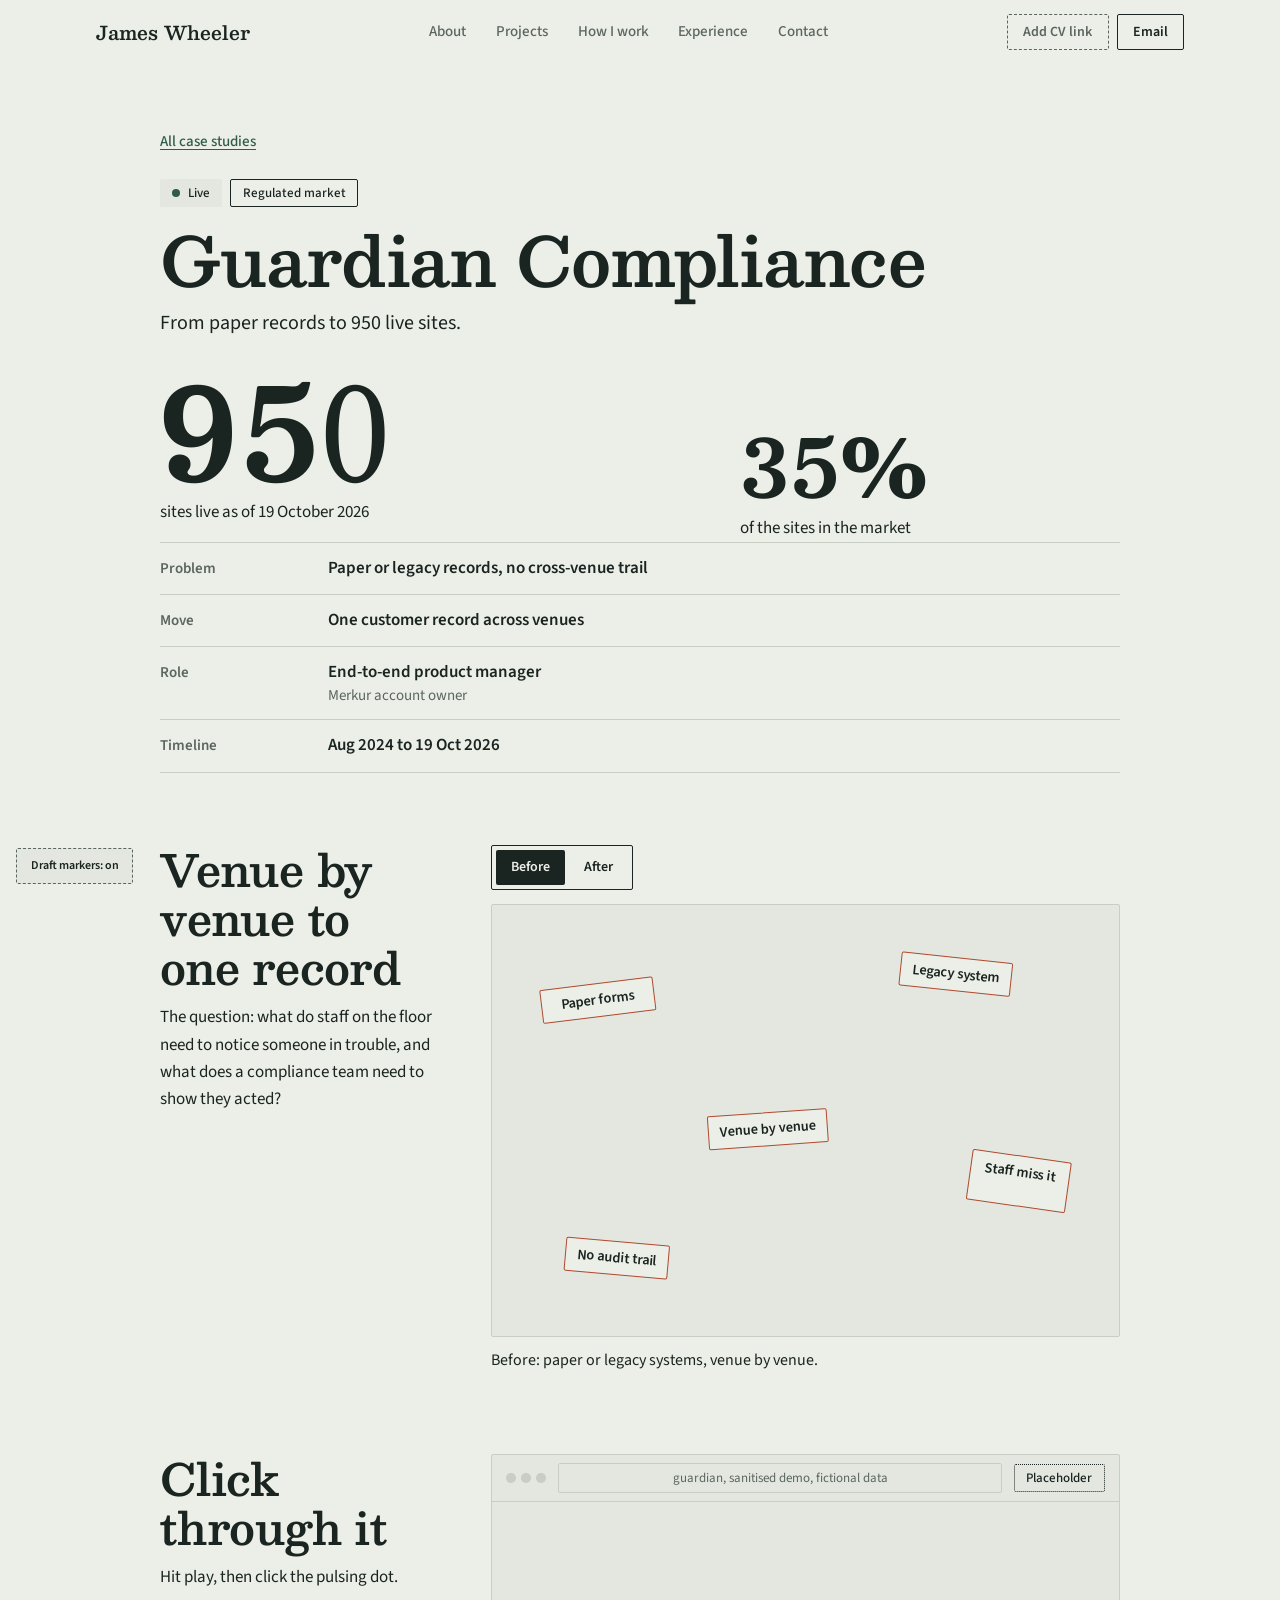
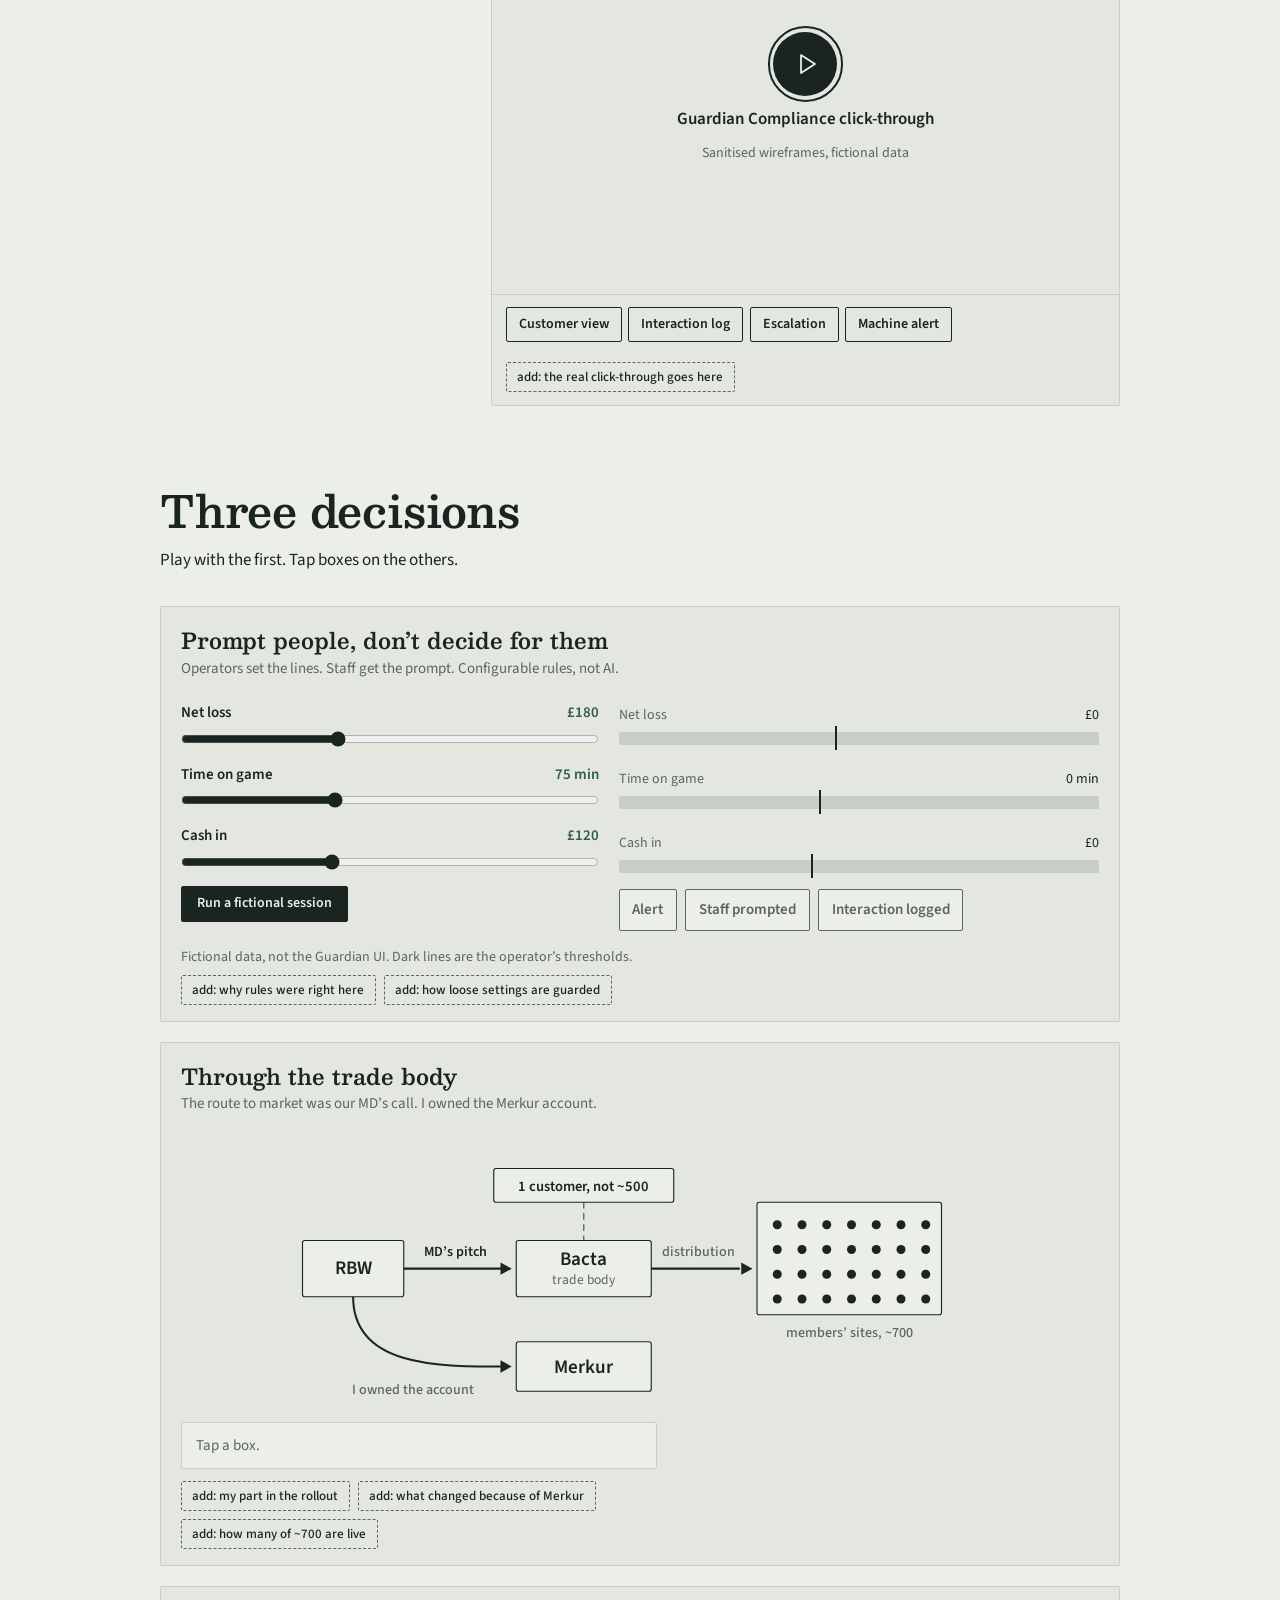
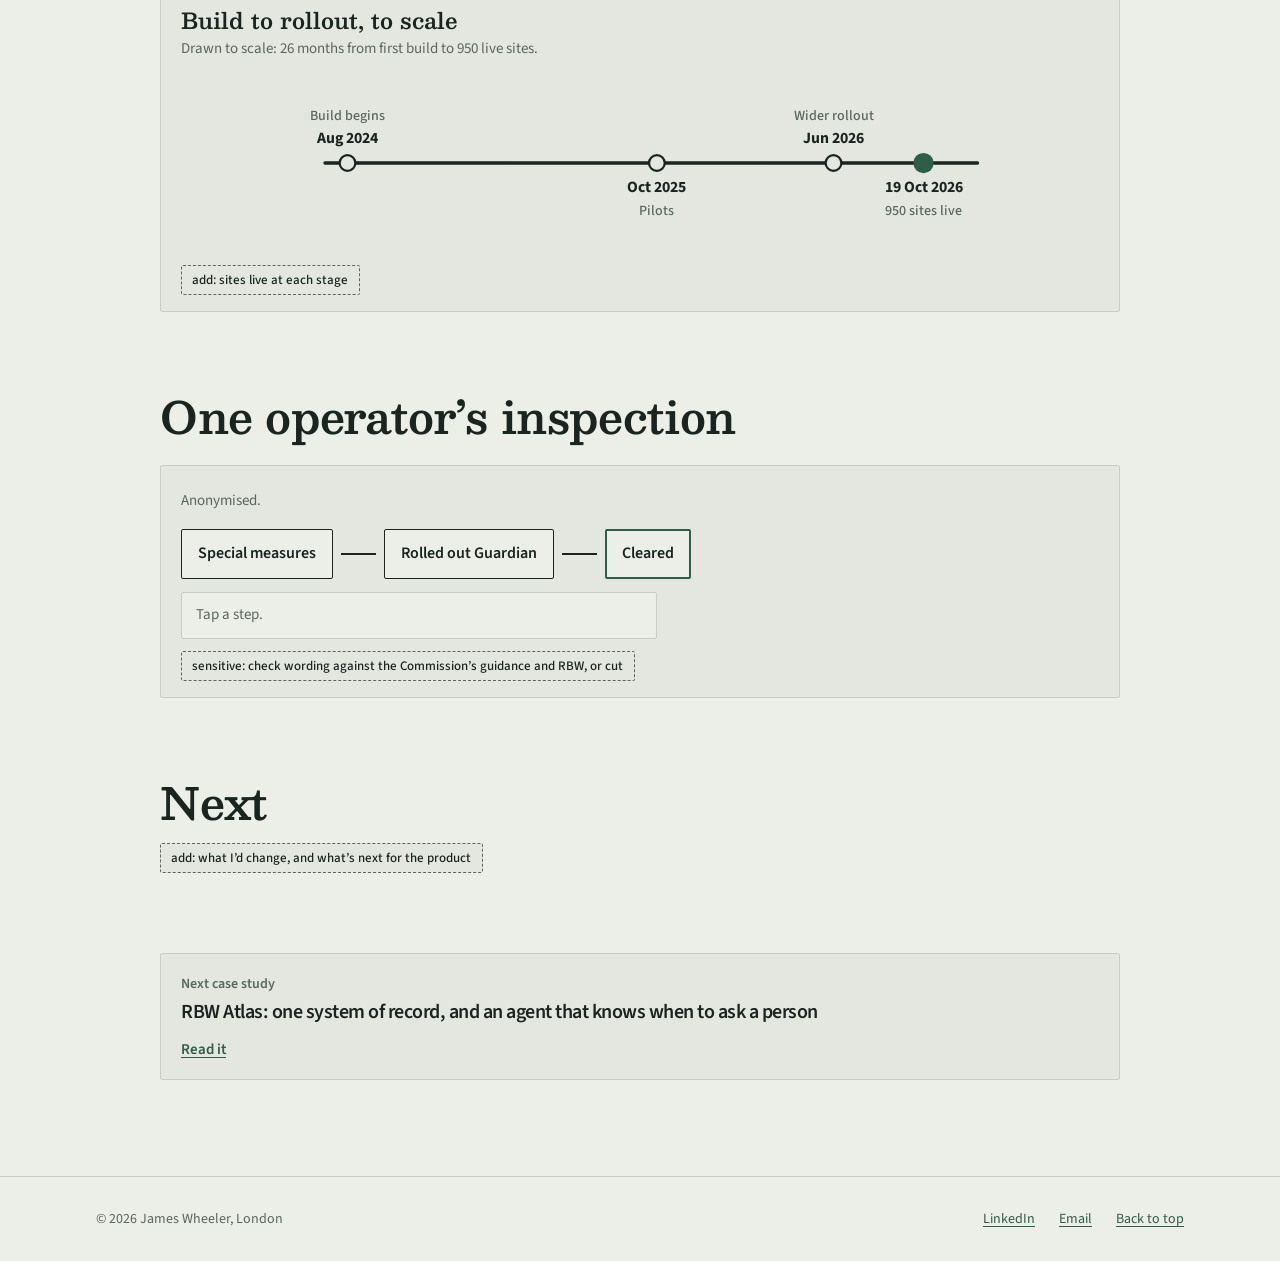
<file: guardian/index.html>
<!DOCTYPE html>
<html lang="en-GB">
<head>
<meta charset="utf-8">
<meta name="viewport" content="width=device-width, initial-scale=1, viewport-fit=cover">
<title>Guardian Compliance case study | James Wheeler</title>
<meta name="description" content="From paper records to 950 live sites: one customer record across venues, operator-set alert thresholds and the route to market.">
<meta name="theme-color" content="#ECEEE8">
<meta property="og:type" content="website">
<meta property="og:title" content="Guardian Compliance case study | James Wheeler">
<meta property="og:description" content="From paper records to 950 live sites: one customer record across venues, operator-set alert thresholds and the route to market.">
<!-- Replace YOUR-DOMAIN with your real domain; LinkedIn and Slack need absolute URLs for previews. og.png sits next to index.html. -->
<meta property="og:image" content="https://YOUR-DOMAIN/og.png">
<meta property="og:url" content="https://YOUR-DOMAIN/guardian/">
<meta name="twitter:card" content="summary_large_image">
<link rel="icon" href="data:image/svg+xml,%3Csvg xmlns='http://www.w3.org/2000/svg' viewBox='0 0 32 32'%3E%3Crect width='32' height='32' fill='%231A2420'/%3E%3Ctext x='16' y='21.5' font-family='Georgia,serif' font-size='14' font-weight='700' text-anchor='middle' fill='%23ECEEE8'%3EJW%3C/text%3E%3C/svg%3E">
<link rel="preconnect" href="https://fonts.googleapis.com">
<link rel="preconnect" href="https://fonts.gstatic.com" crossorigin>
<link href="https://fonts.googleapis.com/css2?family=Besley:wght@600;700&family=Source+Sans+3:wght@400;500;600&display=swap" rel="stylesheet">
<link rel="stylesheet" href="../assets/site.css">
<noscript><style>.dg .lp-line,.dg .lp-fade,.dg .grow{animation:none!important}.dot-loc{opacity:.9!important}.pct-ring .prog{stroke-dashoffset:114.35!important}.mbar i b{width:var(--w)!important}.morph .mchip .a{opacity:1}</style></noscript>
<!-- ═══════════════════════════════════════════════════════════════
     EDIT ME: every link on the page is set here (same block on all three pages).
     cv       empty = visible, disabled "Add CV link" button until you set it
     calendly empty = hidden
     ═══════════════════════════════════════════════════════════════ -->
<script>
  window.SITE = {
    links: {
      linkedin: "https://www.linkedin.com/in/jameswheeler092/",
      email:    "mailto:jameswheeler092@gmail.com",
      cv:       "",   // e.g. "/James-Wheeler-CV.pdf"
      calendly: ""    // optional booking link
    }
  };
</script>
</head>
<body>
<a href="#main" class="sr-only skip-link">Skip to content</a>
<svg width="0" height="0" style="position:absolute" aria-hidden="true" focusable="false">
  <defs><path id="ah" d="M0 0 L-10 -5.5 L-10 5.5 Z"/></defs>
</svg>

<header id="nav" class="fixed inset-x-0 top-0 z-50 border-b border-transparent">
  <div class="mx-auto flex h-16 max-w-6xl items-center justify-between px-5 sm:px-8">
    <a href="../#top" class="wordmark flex items-center" aria-label="James Wheeler, home"><span>James Wheeler</span>
    </a>
    <nav class="hidden items-center gap-1 md:flex" aria-label="Primary">
      <a class="nav-link" href="../#about">About</a>
      <a class="nav-link" href="../#work">Projects</a>
      <a class="nav-link" href="../#process">How I work</a>
      <a class="nav-link" href="../#experience">Experience</a>
      <a class="nav-link" href="../#contact">Contact</a>
    </nav>
    <div class="flex items-center gap-2">
      <a data-link="cv" data-required data-soon="Add CV link" class="btn btn-ghost btn-sm nav-cv"><span data-label>CV</span></a>
      <a data-link="email" class="btn btn-ghost btn-sm">Email</a>
      <button id="menuBtn" type="button" class="grid h-9 w-9 place-items-center rounded-lg border transition md:hidden menu-btn" aria-expanded="false" aria-controls="mobileMenu" aria-label="Open menu">
        <span data-icon="menu"></span>
      </button>
    </div>
  </div>
  <div id="mobileMenu" class="is-off border-t border-rule bg-paper md:hidden">
    <nav class="mx-auto grid max-w-6xl px-5 py-2 sm:px-8" aria-label="Mobile">
      <a class="nav-link py-3 text-base" href="../#about">About</a>
      <a class="nav-link py-3 text-base" href="../#work">Projects</a>
      <a class="nav-link py-3 text-base" href="../#process">How I work</a>
      <a class="nav-link py-3 text-base" href="../#experience">Experience</a>
      <a class="nav-link py-3 text-base" href="../#contact">Contact</a>
    </nav>
  </div>
</header>
<main id="main">
<article>

<header id="top" class="relative pb-8 pt-28 sm:pt-32">
  <div class="mx-auto max-w-5xl px-5 sm:px-8">
    <a href="../#work" class="link-back">All case studies</a>
    <div class="mt-6 flex flex-wrap gap-2"><span class="chip chip-live"><span class="dot"></span>Live</span><span class="chip chip-solid">Regulated market</span></div>
    <h1 class="h1-case mt-4">Guardian Compliance</h1>
    <p class="mt-3 max-w-2xl text-xl">From paper records to 950 live sites.</p>
    <div class="stats mt-8">
      <div class="stat">
        <p class="stat-num">950</p>
        <p class="stat-cap">sites live as of <time datetime="2026-10-19">19 October 2026</time><!-- UPDATE: as-of date --></p>
      </div>
      <div class="stat stat-sm">
        <p class="stat-num">35%</p>
        <p class="stat-cap">of the sites in the market</p>
      </div>
    </div>
    <dl class="facts mt-8">
      <div><dt>Problem</dt><dd>Paper or legacy records, no cross-venue trail</dd></div>
      <div><dt>Move</dt><dd>One customer record across venues</dd></div>
      <div><dt>Role</dt><dd>End-to-end product manager<small>Merkur account owner</small></dd></div>
      <div><dt>Timeline</dt><dd>Aug 2024 to 19 Oct 2026</dd></div>
    </dl>
  </div>
</header>

<div class="mx-auto max-w-5xl space-y-20 px-5 pb-24 pt-10 sm:px-8">

  <section aria-labelledby="ba-h" class="grid grid-cols-1 items-start gap-8 lg:grid-cols-12">
    <div class="lg:col-span-4">
      <h2 id="ba-h" class="h2">Venue by venue to one record</h2>
      <p class="mt-3">The question: what do staff on the floor need to notice someone in trouble, and what does a compliance team need to show they acted?</p>
    </div>
    <div class="lg:col-span-8">
<div class="morph" data-morph>
  <div class="morph-bar" role="group" aria-label="Before or after">
    <button type="button" data-state="before" aria-pressed="true">Before</button>
    <button type="button" data-state="after" aria-pressed="false">After</button>
  </div>
  <div class="morph-stage">
    <svg class="morph-lines" viewBox="0 0 100 100" preserveAspectRatio="none" aria-hidden="true"><path d="M50 50 L50 15"/><path d="M50 50 L79 38"/><path d="M50 50 L75 80"/><path d="M50 50 L25 80"/><path d="M50 50 L21 38"/></svg>
    <div class="mhub">Customer record</div>
    <span class="mchip warn" style="--x0:17;--y0:22;--r0:-7;--x1:50;--y1:15"><span class="b">Paper forms</span><span class="a">Interaction log</span></span><span class="mchip warn" style="--x0:74;--y0:16;--r0:6;--x1:79;--y1:38"><span class="b">Legacy system</span><span class="a">KYC checks</span></span><span class="mchip warn" style="--x0:44;--y0:52;--r0:-4;--x1:75;--y1:80"><span class="b">Venue by venue</span><span class="a">Across venues</span></span><span class="mchip warn" style="--x0:84;--y0:64;--r0:8;--x1:25;--y1:80"><span class="b">Staff miss it</span><span class="a">Machine alerts</span></span><span class="mchip warn" style="--x0:20;--y0:82;--r0:5;--x1:21;--y1:38"><span class="b">No audit trail</span><span class="a">Audit trail</span></span>
  </div>
  <p class="morph-cap" aria-live="polite" data-before="Before: paper or legacy systems, venue by venue." data-after="After: one customer record across every venue."></p>
</div></div>
  </section>

  <section aria-labelledby="demo-h" class="grid grid-cols-1 items-start gap-8 lg:grid-cols-12">
    <div class="lg:col-span-4">
      <h2 id="demo-h" class="h2">Click through it</h2>
      <p class="mt-3">Hit play, then click the pulsing dot.</p>
    </div>
    <div class="lg:col-span-8">
<figure class="demo" data-demo data-kinds="record,list,form,alert">
  <div class="demo-bar"><span class="dots" aria-hidden="true"><i></i><i></i><i></i></span><span class="demo-url">guardian, sanitised demo, fictional data</span><span class="chip chip-dotted">Placeholder</span></div>
  <div class="demo-screen" role="tabpanel" aria-live="polite">
    <div class="demo-intro">
      <button type="button" class="demo-play" aria-label="Start the Guardian Compliance click-through (placeholder)"><span data-icon="play"></span></button>
      <p class="demo-title">Guardian Compliance click-through</p>
      <p class="demo-sub">Sanitised wireframes, fictional data</p>
    </div>
    <div class="demo-canvas"></div>
  </div>
  <div class="demo-steps" role="tablist" aria-label="Screens"><button type="button" role="tab" aria-selected="false">Customer view</button><button type="button" role="tab" aria-selected="false">Interaction log</button><button type="button" role="tab" aria-selected="false">Escalation</button><button type="button" role="tab" aria-selected="false">Machine alert</button></div>
  <p class="demo-note"><span class="tbc">add: the real click-through goes here</span></p>
</figure></div>
  </section>

  <section aria-labelledby="dec-h">
    <h2 id="dec-h" class="h2">Three decisions</h2>
    <p class="mt-3">Play with the first. Tap boxes on the others.</p>

    <div class="mt-8 grid grid-cols-1 gap-5">

      <article class="dgc">
        <h3>Prompt people, don’t decide for them</h3>
        <p class="dg-cap">Operators set the lines. Staff get the prompt. Configurable rules, not AI.</p>
        <div class="sim mt-5" data-sim>
          <div class="grid grid-cols-1 content-start gap-4">
            <label><span>Net loss <output>£180</output></span><input type="range" data-k="loss" min="50" max="400" step="10" value="180"></label>
            <label><span>Time on game <output>75 min</output></span><input type="range" data-k="time" min="15" max="180" step="5" value="75"></label>
            <label><span>Cash in <output>£120</output></span><input type="range" data-k="cash" min="20" max="300" step="10" value="120"></label>
            <button type="button" class="btn btn-primary btn-sm self-start justify-self-start" data-run>Run a fictional session</button>
          </div>
          <div>
            <div class="grid grid-cols-1 gap-5">
              <div class="meter" data-k="loss"><div class="row"><span>Net loss</span><em>£0</em></div><div class="bar"><i class="fill"></i><i class="thr"></i></div></div>
              <div class="meter" data-k="time"><div class="row"><span>Time on game</span><em>0 min</em></div><div class="bar"><i class="fill"></i><i class="thr"></i></div></div>
              <div class="meter" data-k="cash"><div class="row"><span>Cash in</span><em>£0</em></div><div class="bar"><i class="fill"></i><i class="thr"></i></div></div>
            </div>
            <ol class="sim-flow"><li>Alert</li><li>Staff prompted</li><li>Interaction logged</li></ol>
          </div>
        </div>
        <p class="mt-4 text-sm c-muted">Fictional data, not the Guardian UI. Dark lines are the operator’s thresholds.</p>
        <p class="mt-2 flex flex-wrap gap-2"><span class="tbc">add: why rules were right here</span><span class="tbc">add: how loose settings are guarded</span></p>
      </article>

      <article class="dgc dg" data-reveal>
        <h3>Through the trade body</h3>
        <p class="dg-cap">The route to market was our MD’s call. I owned the Merkur account.</p>
        <div class="dg-scroll mx-auto mt-3 max-w-[720px]">
<svg class="dgsvg" viewBox="0 0 640 250" role="img" aria-label="RBW pitched the trade body Bacta, which gave distribution to its members, about 700 sites, as one customer rather than around 500 small ones. Bacta's credibility opened the door to Merkur, whose account I owned.">
  <path class="ln per lp-line" style="--d:.3s" pathLength="1" d="M110 125 H196"/>
  <g class="lp-fade" style="--d:.9s"><use href="#ah" transform="translate(206 125)" fill="var(--ink)"/></g>
  <text class="cap per halo lp-fade" style="--d:.9s" x="156" y="114" text-anchor="middle">MD’s pitch</text>

  <path class="ln lp-line" style="--d:.9s" pathLength="1" d="M330 125 H408"/>
  <g class="lp-fade" style="--d:1.4s"><use href="#ah" transform="translate(420 125)" fill="var(--ink)"/></g>
  <text class="cap halo lp-fade" style="--d:1.4s" x="372" y="114" text-anchor="middle">distribution</text>

  <path class="ln lp-line" style="--d:.6s" pathLength="1" d="M65 150 C65 212 140 212 196 212"/>
  <g class="lp-fade" style="--d:1.1s"><use href="#ah" transform="translate(206 212)" fill="var(--ink)"/></g>
  <text class="cap halo lp-fade" style="--d:1.1s" x="118" y="236" text-anchor="middle">I owned the account</text>

  <path class="ln dim dash" d="M270 66 V100"/>
  <g class="nd sys lp-fade" style="--d:.8s" data-tip="One customer instead of roughly 500 small sites. The trade body route gave instant distribution, which validated the development spend."><rect class="bx" x="190" y="36" width="160" height="30" rx="2"/><text x="270" y="56" text-anchor="middle" style="font-size:13px">1 customer, not ~500</text></g>

  <g class="nd sys lp-fade" style="--d:.1s" data-tip="RBW: the systems company."><rect class="bx" x="20" y="100" width="90" height="50" rx="2"/><text x="65" y="130" text-anchor="middle" style="font-size:17px">RBW</text></g>
  <g class="nd sys lp-fade" style="--d:.5s" data-tip="Bacta had its own legacy system. Our MD argued that a systems company should supply the systems, not the trade body. Bacta’s membership support officers also help carry the staff-training burden."><rect class="bx" x="210" y="100" width="120" height="50" rx="2"/><text x="270" y="122" text-anchor="middle" style="font-size:17px">Bacta</text><text class="sub" x="270" y="139" text-anchor="middle">trade body</text></g>
  <g class="nd sys lp-fade" style="--d:1.2s" data-tip="Bacta’s credibility in the sector is how we came to pitch Merkur. I was the account owner, working with their compliance team through the trial."><rect class="bx" x="210" y="190" width="120" height="44" rx="2"/><text x="270" y="218" text-anchor="middle" style="font-size:17px">Merkur</text></g>
  <g class="nd sys lp-fade" style="--d:1.3s" data-tip="Bacta’s members run about 700 sites. They are supplied through a sub-licence."><rect class="bx" x="424" y="66" width="164" height="100" rx="2"/></g>
  <circle class="lp-fade" style="--d:1.40s" cx="442" cy="86" r="4" fill="var(--ink)"/><circle class="lp-fade" style="--d:1.43s" cx="464" cy="86" r="4" fill="var(--ink)"/><circle class="lp-fade" style="--d:1.46s" cx="486" cy="86" r="4" fill="var(--ink)"/><circle class="lp-fade" style="--d:1.49s" cx="508" cy="86" r="4" fill="var(--ink)"/><circle class="lp-fade" style="--d:1.52s" cx="530" cy="86" r="4" fill="var(--ink)"/><circle class="lp-fade" style="--d:1.55s" cx="552" cy="86" r="4" fill="var(--ink)"/><circle class="lp-fade" style="--d:1.58s" cx="574" cy="86" r="4" fill="var(--ink)"/><circle class="lp-fade" style="--d:1.61s" cx="442" cy="108" r="4" fill="var(--ink)"/><circle class="lp-fade" style="--d:1.64s" cx="464" cy="108" r="4" fill="var(--ink)"/><circle class="lp-fade" style="--d:1.67s" cx="486" cy="108" r="4" fill="var(--ink)"/><circle class="lp-fade" style="--d:1.70s" cx="508" cy="108" r="4" fill="var(--ink)"/><circle class="lp-fade" style="--d:1.73s" cx="530" cy="108" r="4" fill="var(--ink)"/><circle class="lp-fade" style="--d:1.76s" cx="552" cy="108" r="4" fill="var(--ink)"/><circle class="lp-fade" style="--d:1.79s" cx="574" cy="108" r="4" fill="var(--ink)"/><circle class="lp-fade" style="--d:1.82s" cx="442" cy="130" r="4" fill="var(--ink)"/><circle class="lp-fade" style="--d:1.85s" cx="464" cy="130" r="4" fill="var(--ink)"/><circle class="lp-fade" style="--d:1.88s" cx="486" cy="130" r="4" fill="var(--ink)"/><circle class="lp-fade" style="--d:1.91s" cx="508" cy="130" r="4" fill="var(--ink)"/><circle class="lp-fade" style="--d:1.94s" cx="530" cy="130" r="4" fill="var(--ink)"/><circle class="lp-fade" style="--d:1.97s" cx="552" cy="130" r="4" fill="var(--ink)"/><circle class="lp-fade" style="--d:2.00s" cx="574" cy="130" r="4" fill="var(--ink)"/><circle class="lp-fade" style="--d:2.03s" cx="442" cy="152" r="4" fill="var(--ink)"/><circle class="lp-fade" style="--d:2.06s" cx="464" cy="152" r="4" fill="var(--ink)"/><circle class="lp-fade" style="--d:2.09s" cx="486" cy="152" r="4" fill="var(--ink)"/><circle class="lp-fade" style="--d:2.12s" cx="508" cy="152" r="4" fill="var(--ink)"/><circle class="lp-fade" style="--d:2.15s" cx="530" cy="152" r="4" fill="var(--ink)"/><circle class="lp-fade" style="--d:2.18s" cx="552" cy="152" r="4" fill="var(--ink)"/><circle class="lp-fade" style="--d:2.21s" cx="574" cy="152" r="4" fill="var(--ink)"/>
  <text class="cap" x="506" y="186" text-anchor="middle">members’ sites, ~700</text>
</svg></div>
        <p class="swipe-hint">Swipe the diagram →</p>
        <p class="tip">Tap a box.</p>
        <p class="mt-3 flex flex-wrap gap-2"><span class="tbc">add: my part in the rollout</span><span class="tbc">add: what changed because of Merkur</span><span class="tbc">add: how many of ~700 are live</span></p>
      </article>

      <article class="dgc dg" data-reveal>
        <h3>Build to rollout, to scale</h3>
        <p class="dg-cap">Drawn to scale: 26 months from first build to 950 live sites.</p>
        <div class="dg-scroll mx-auto mt-3 max-w-[720px]"><svg class="dgsvg" viewBox="0 0 640 160" role="img" aria-label="Timeline to scale: build began August 2024, pilots October 2025, wider rollout by June 2026, 950 sites live on 19 October 2026."><path class="lp-line" style="--d:.2s" pathLength="1" fill="none" stroke="var(--ink)" stroke-width="3" stroke-linecap="round" d="M40 80 H620"/><circle class="lp-fade" style="--d:0.7s" cx="60" cy="80" r="7" fill="var(--paper-2)" stroke="var(--ink)" stroke-width="2"/><text class="cap lp-fade" style="--d:0.7s" x="60" y="42" text-anchor="middle">Build begins</text><text class="lp-fade" style="--d:0.7s;font-size:14px;font-weight:700" x="60" y="62" text-anchor="middle">Aug 2024</text><circle class="lp-fade" style="--d:1.1s" cx="335" cy="80" r="7" fill="var(--paper-2)" stroke="var(--ink)" stroke-width="2"/><text class="cap lp-fade" style="--d:1.1s" x="335" y="126" text-anchor="middle">Pilots</text><text class="lp-fade" style="--d:1.1s;font-size:14px;font-weight:700" x="335" y="106" text-anchor="middle">Oct 2025</text><circle class="lp-fade" style="--d:1.5s" cx="492" cy="80" r="7" fill="var(--paper-2)" stroke="var(--ink)" stroke-width="2"/><text class="cap lp-fade" style="--d:1.5s" x="492" y="42" text-anchor="middle">Wider rollout</text><text class="lp-fade" style="--d:1.5s;font-size:14px;font-weight:700" x="492" y="62" text-anchor="middle">Jun 2026</text><circle class="pulse" cx="572" cy="80" r="9" fill="var(--moss)"/><circle class="lp-fade" style="--d:1.9000000000000001s" cx="572" cy="80" r="8" fill="var(--moss)"/><text class="cap lp-fade" style="--d:1.9000000000000001s" x="572" y="126" text-anchor="middle">950 sites live</text><text class="lp-fade" style="--d:1.9000000000000001s;font-size:14px;font-weight:700" x="572" y="106" text-anchor="middle">19 Oct 2026</text></svg></div>
        <p class="swipe-hint">Swipe the diagram →</p>
        <p class="mt-3"><span class="tbc">add: sites live at each stage</span></p>
      </article>

    </div>
  </section>

  <section aria-labelledby="insp-h">
    <h2 id="insp-h" class="h2">One operator’s inspection</h2>
    <article class="dgc dg mt-6" data-reveal>
      <p class="dg-cap">Anonymised.</p>
      <ol class="chain mt-4">
        <li class="cn" data-tip="Placed in special measures: a Gambling Commission process after serious failings in a compliance assessment, giving time to put things right before formal action.">Special measures</li><li class="cc" aria-hidden="true"></li>
        <li class="cn" data-tip="The operator rolled out Guardian Compliance quickly.">Rolled out Guardian</li><li class="cc" aria-hidden="true"></li>
        <li class="cn ok" data-tip="Cleared at its next inspection.">Cleared</li>
      </ol>
      <p class="tip">Tap a step.</p>
      <p class="mt-3"><span class="tbc">sensitive: check wording against the Commission’s guidance and RBW, or cut</span></p>
    </article>
  </section>

  <section aria-labelledby="next-h">
    <h2 id="next-h" class="h2">Next</h2>
    <p class="mt-4"><span class="tbc">add: what I’d change, and what’s next for the product</span></p>
  </section>

  <section class="dgc" aria-labelledby="more-h">
    <p id="more-h" class="text-sm font-semibold c-muted">Next case study</p>
    <p class="mt-1 text-xl font-semibold tracking-tight">RBW Atlas: one system of record, and an agent that knows when to ask a person</p>
    <a href="../atlas/" class="link-ext mt-3">Read it</a>
  </section>

</div>
</article>
</main>

<footer class="border-t border-rule">
  <div class="mx-auto flex max-w-6xl flex-col items-center justify-between gap-4 px-5 py-8 text-sm c-muted sm:flex-row sm:px-8">
    <p>© <span id="year">2026</span> James Wheeler, London</p>
    <div class="flex items-center gap-6">
      <a data-link="linkedin" class="foot-link">LinkedIn</a>
      <a data-link="email" class="foot-link">Email</a>
      <a href="#top" class="foot-link">Back to top</a>
    </div>
  </div>
</footer>
<button id="draftToggle" type="button" class="draft-pill" aria-pressed="true">Draft markers: on</button>
<script>
(() => {
  'use strict';
  const $  = (s, r = document) => r.querySelector(s);
  const $$ = (s, r = document) => Array.from(r.querySelectorAll(s));
  const reduce = window.matchMedia && window.matchMedia('(prefers-reduced-motion: reduce)').matches;

  /* 1 ── Icons: Lucide-style inline SVG, so nothing loads from the network */
  const ICONS = {
    'menu': '<path d="M4 12h16"/><path d="M4 6h16"/><path d="M4 18h16"/>',
    'x': '<path d="M18 6 6 18"/><path d="m6 6 12 12"/>',
    'mail': '<path d="m22 7-8.991 5.727a2 2 0 0 1-2.009 0L2 7"/><rect x="2" y="4" width="20" height="16" rx="2"/>',
    'linkedin': '<path d="M16 8a6 6 0 0 1 6 6v7h-4v-7a2 2 0 0 0-2-2 2 2 0 0 0-2 2v7h-4v-7a6 6 0 0 1 6-6z"/><rect width="4" height="12" x="2" y="9"/><circle cx="4" cy="4" r="2"/>',
    'file-text': '<path d="M15 2H6a2 2 0 0 0-2 2v16a2 2 0 0 0 2 2h12a2 2 0 0 0 2-2V7Z"/><path d="M14 2v4a2 2 0 0 0 2 2h4"/><path d="M10 9H8"/><path d="M16 13H8"/><path d="M16 17H8"/>',
    'arrow-left': '<path d="m12 19-7-7 7-7"/><path d="M19 12H5"/>',
    'arrow-right': '<path d="M5 12h14"/><path d="m12 5 7 7-7 7"/>',
    'alert-triangle': '<path d="m21.73 18-8-14a2 2 0 0 0-3.48 0l-8 14A2 2 0 0 0 4 21h16a2 2 0 0 0 1.73-3"/><path d="M12 9v4"/><path d="M12 17h.01"/>',
    'layers': '<path d="m12.83 2.18a2 2 0 0 0-1.66 0L2.6 6.08a1 1 0 0 0 0 1.83l8.58 3.91a2 2 0 0 0 1.66 0l8.58-3.9a1 1 0 0 0 0-1.83Z"/><path d="m22 17.65-9.17 4.16a2 2 0 0 1-1.66 0L2 17.65"/><path d="m22 12.65-9.17 4.16a2 2 0 0 1-1.66 0L2 12.65"/>',
    'bot': '<path d="M12 8V4H8"/><rect width="16" height="12" x="4" y="8" rx="2"/><path d="M2 14h2"/><path d="M20 14h2"/><path d="M15 13v2"/><path d="M9 13v2"/>',
    'server': '<rect width="20" height="8" x="2" y="2" rx="2" ry="2"/><rect width="20" height="8" x="2" y="14" rx="2" ry="2"/><path d="M6 6h.01"/><path d="M6 18h.01"/>',
    'user': '<path d="M19 21v-2a4 4 0 0 0-4-4H9a4 4 0 0 0-4 4v2"/><circle cx="12" cy="7" r="4"/>',
    'clock': '<circle cx="12" cy="12" r="10"/><path d="M12 6v6l4 2"/>',
    'check-circle': '<circle cx="12" cy="12" r="10"/><path d="m9 12 2 2 4-4"/>',
    'play': '<polygon points="6 3 20 12 6 21 6 3"/>'
  };
  const svg = name => ICONS[name]
    ? `<svg viewBox="0 0 24 24" fill="none" stroke="currentColor" stroke-width="1.75" stroke-linecap="round" stroke-linejoin="round" aria-hidden="true" focusable="false">${ICONS[name]}</svg>`
    : '';
  $$('[data-icon]').forEach(el => { el.innerHTML = svg(el.dataset.icon); });

  /* 2 ── Links from window.SITE.links. Empty + data-required = visible disabled state; empty otherwise = hidden */
  const LINKS = (window.SITE && window.SITE.links) || {};
  $$('[data-link]').forEach(a => {
    const url = LINKS[a.dataset.link];
    if (url) {
      a.href = url;
      if (a.dataset.link === 'cv' && /\.pdf($|[?#])/i.test(url)) a.setAttribute('download', '');
      if (/^https?:/i.test(url)) { a.target = '_blank'; a.rel = 'noopener noreferrer'; }
      return;
    }
    if (a.hasAttribute('data-required')) {
      a.removeAttribute('href');
      a.setAttribute('aria-disabled', 'true');
      a.classList.add('is-soon');
      const label = $('[data-label]', a);
      if (label && a.dataset.soon) label.textContent = a.dataset.soon;
      return;
    }
    a.classList.add('is-off');
  });

  /* 3 ── Navigation */
  const nav = $('#nav'), menu = $('#mobileMenu'), menuBtn = $('#menuBtn');
  const navLinks = $$('.nav-link[href^="#"]');
  if (nav) {
    const onScroll = () => {
      nav.classList.toggle('is-scrolled', window.scrollY > 8);
      if (window.scrollY < 320) navLinks.forEach(l => { l.dataset.active = 'false'; });
    };
    onScroll();
    window.addEventListener('scroll', onScroll, { passive: true });
  }
  if (menu && menuBtn) {
    const setMenu = open => {
      menu.classList.toggle('is-off', !open);
      nav.classList.toggle('menu-open', open);
      menuBtn.setAttribute('aria-expanded', String(open));
      menuBtn.setAttribute('aria-label', open ? 'Close menu' : 'Open menu');
      menuBtn.firstElementChild.innerHTML = svg(open ? 'x' : 'menu');
    };
    menuBtn.addEventListener('click', () => setMenu(menu.classList.contains('is-off')));
    $$('a', menu).forEach(a => a.addEventListener('click', () => setMenu(false)));
    document.addEventListener('keydown', e => { if (e.key === 'Escape') setMenu(false); });
  }
  if (navLinks.length && 'IntersectionObserver' in window) {
    const spy = new IntersectionObserver(entries => {
      entries.forEach(e => {
        if (!e.isIntersecting || window.scrollY < 320) return;
        navLinks.forEach(l => { l.dataset.active = String(l.getAttribute('href') === '#' + e.target.id); });
      });
    }, { rootMargin: '-40% 0px -55% 0px' });
    new Set(navLinks.map(l => $(l.getAttribute('href'))).filter(Boolean)).forEach(t => spy.observe(t));
  }

  /* 4 ── Reveal on view (diagram draws, bars fill, dots appear) and count-up numbers */
  const fmt = (n, dec) => n.toLocaleString('en-GB', { minimumFractionDigits: dec, maximumFractionDigits: dec });
  const counters = root => [root, ...$$('[data-count]', root)].filter(el => el.matches && el.matches('[data-count]'));
  const fmtCount = (el, v) => (el.dataset.prefix || '') + fmt(v, parseInt(el.dataset.dec || '0', 10)) + (el.dataset.suffix || '');
  const runCounts = root => counters(root).forEach(el => {
    const to = parseFloat(el.dataset.count);
    if (reduce) { el.textContent = fmtCount(el, to); return; }
    const t0 = performance.now(), dur = 1300;
    const tick = now => {
      const p = Math.min(1, (now - t0) / dur), e = 1 - Math.pow(1 - p, 3);
      el.textContent = fmtCount(el, to * e);
      if (p < 1) requestAnimationFrame(tick);
    };
    requestAnimationFrame(tick);
  });
  if (!reduce) $$('[data-count]').forEach(el => { el.textContent = fmtCount(el, 0); });
  const reveal = el => { el.classList.add('in'); runCounts(el); };
  if ('IntersectionObserver' in window) {
    const io = new IntersectionObserver(es => es.forEach(e => {
      if (e.isIntersecting) { reveal(e.target); io.unobserve(e.target); }
    }), { threshold: 0.2 });
    $$('[data-reveal]').forEach(el => io.observe(el));
  } else {
    $$('[data-reveal]').forEach(reveal);
  }

  /* 5 ── Diagram tips: tap a node for the reasoning */
  $$('.dg').forEach(dg => {
    const tip = $('.tip', dg);
    if (!tip) return;
    tip.classList.add('is-hint');
    const items = $$('[data-tip]', dg);
    const pick = el => {
      items.forEach(i => i.classList.toggle('is-sel', i === el));
      tip.textContent = el.dataset.tip;
      tip.classList.remove('is-hint');
    };
    items.forEach(el => {
      if (!el.hasAttribute('tabindex')) el.setAttribute('tabindex', '0');
      if (!el.hasAttribute('role')) el.setAttribute('role', 'button');
      el.addEventListener('click', () => pick(el));
      el.addEventListener('keydown', e => { if (e.key === 'Enter' || e.key === ' ') { e.preventDefault(); pick(el); } });
    });
  });

  /* 6 ── Before / after morph: scattered chips gather around the hub */
  $$('[data-morph]').forEach(m => {
    const btns = $$('[data-state]', m), cap = $('.morph-cap', m);
    let timer;
    const set = s => {
      m.classList.toggle('is-after', s === 'after');
      btns.forEach(b => b.setAttribute('aria-pressed', String(b.dataset.state === s)));
      if (cap) cap.textContent = cap.dataset[s] || '';
    };
    set('before');
    btns.forEach(b => b.addEventListener('click', () => { clearTimeout(timer); set(b.dataset.state); }));
    if ('IntersectionObserver' in window) {
      new IntersectionObserver((es, o) => {
        if (es[0].isIntersecting) { o.disconnect(); timer = setTimeout(() => set('after'), reduce ? 0 : 1200); }
      }, { threshold: 0.5 }).observe(m);
    } else { set('after'); }
  });

  /* 7 ── Click-through demo frames (placeholders: wireframes, fictional data) */
  const bars = (...w) => w.map(x => `<i class="sk" style="width:${x}%"></i>`).join('');
  const SCREENS = {
    list: () => `
      <div class="sk-wrap">
        <div class="sk-head">${bars(34)}<span class="sk-pill">Severity</span></div>
        ${[['hot', 62, 'High'], ['', 48, 'Med'], ['', 70, 'Low'], ['', 54, 'Low']].map(([c, w, t]) =>
          `<div class="sk-row ${c}"><i class="sk-dot"></i>${bars(w)}<span class="sk-tag">${t}</span></div>`).join('')}
      </div>
      <button class="hotspot" style="left:91%;top:31%" aria-label="Next screen"></button>`,
    chat: () => `
      <div class="sk-wrap">
        <div class="sk-head">${bars(30)}<span class="sk-pill">Support chat</span></div>
        <div class="sk-cols">
          <div class="sk-col">
            <div class="sk-bub">${bars(90, 60)}</div>
            <div class="sk-bub me">${bars(80)}</div>
            <div class="sk-bub">${bars(85, 70, 40)}</div>
          </div>
          <div class="sk-col">
            <div class="sk-card per"><span class="sk-lab">Ticket created</span>${bars(80, 55)}</div>
          </div>
        </div>
      </div>
      <button class="hotspot" style="left:80%;top:52%" aria-label="Next screen"></button>`,
    board: () => `
      <div class="sk-wrap">
        <div class="sk-head">${bars(36)}<span class="sk-pill">Knowledge gaps</span></div>
        <div class="sk-grid">
          ${[0, 1, 2, 3, 4, 5].map(n => n === 4
            ? `<div class="sk-card per"><span class="sk-lab">Draft</span>${bars(80, 60)}</div>`
            : `<div class="sk-card">${bars(70 + (n * 7) % 25, 45 + (n * 11) % 30, 30 + (n * 5) % 20)}</div>`).join('')}
        </div>
      </div>
      <button class="hotspot" style="left:50%;top:76%" aria-label="Next screen"></button>`,
    form: () => `
      <div class="sk-wrap">
        <div class="sk-head">${bars(32)}<span class="sk-pill">New customer</span></div>
        <div class="sk-cols">
          <div class="sk-col">
            ${[1, 2, 3].map(() => `<div class="sk-field">${bars(22)}<div class="sk-input"></div></div>`).join('')}
          </div>
          <div class="sk-col">
            <div class="sk-card">${bars(50, 80, 65)}</div>
            <span class="sk-btn">Onboard</span>
          </div>
        </div>
      </div>
      <button class="hotspot" style="left:66%;top:79%" aria-label="Next screen"></button>`,
    record: () => `
      <div class="sk-wrap">
        <div class="sk-head">
          <div style="display:flex;align-items:center;gap:.7rem"><i class="sk-avatar"></i><div style="display:grid;gap:.4rem;width:9rem">${bars(80, 50)}</div></div>
          <span class="sk-pill">All venues</span>
        </div>
        <div class="sk-col">
          ${[['Interaction', 70], ['KYC check', 55], ['Escalated', 62]].map(([t, w]) =>
            `<div class="sk-row"><i class="sk-dot"></i>${bars(w)}<span class="sk-tag">${t}</span></div>`).join('')}
        </div>
      </div>
      <button class="hotspot" style="left:91%;top:70%" aria-label="Next screen"></button>`,
    alert: () => `
      <div class="sk-wrap" style="justify-content:center">
        <div class="sk-card" style="max-width:26rem;margin:0 auto;width:100%;gap:.8rem">
          <div class="sk-head" style="border:0;padding:0">${bars(40)}<span class="sk-pill per">Alert</span></div>
          <div class="sk-meter hi"><span>Net loss</span><i><b style="--w:82%"></b></i></div>
          <div class="sk-meter"><span>Time on game</span><i><b style="--w:48%"></b></i></div>
          <div class="sk-meter"><span>Cash in</span><i><b style="--w:36%"></b></i></div>
          <span class="sk-btn per">Log interaction</span>
        </div>
      </div>
      <button class="hotspot" style="left:41%;top:79%" aria-label="Next screen"></button>`
  };
  $$('[data-demo]').forEach(demo => {
    const kinds = (demo.dataset.kinds || 'list').split(',');
    const canvas = $('.demo-canvas', demo), note = $('.demo-note', demo);
    const steps = $$('.demo-steps button', demo);
    const show = n => {
      const i = (n + steps.length) % steps.length;
      canvas.innerHTML = (SCREENS[kinds[i]] || SCREENS.list)();
      steps.forEach((b, k) => b.setAttribute('aria-selected', String(k === i)));
      const hs = $('.hotspot', canvas);
      if (hs) hs.addEventListener('click', () => show(i + 1));
      note.innerHTML = '<span class="tbc">add: why this screen exists, and what I rejected</span>';
    };
    $('.demo-play', demo).addEventListener('click', () => { demo.classList.add('is-running'); show(0); });
    steps.forEach((b, k) => b.addEventListener('click', () => { demo.classList.add('is-running'); show(k); }));
  });

  /* 8 ── Threshold simulator: the operator sets the lines, staff get the prompt (fictional data) */
  $$('[data-sim]').forEach(sim => {
    const MAX = { loss: 400, time: 180, cash: 300 };
    const unit = { loss: v => '£' + v, time: v => v + ' min', cash: v => '£' + v };
    const inputs = $$('input[type=range]', sim), meters = {}, thr = {};
    $$('.meter', sim).forEach(m => { meters[m.dataset.k] = m; });
    const flow = $$('.sim-flow li', sim);
    const upd = () => inputs.forEach(inp => {
      const k = inp.dataset.k;
      thr[k] = +inp.value;
      $('output', inp.closest('label')).textContent = unit[k](thr[k]);
      $('.thr', meters[k]).style.left = (thr[k] / MAX[k] * 100) + '%';
    });
    const setM = (k, v) => {
      const m = meters[k];
      $('.fill', m).style.width = Math.min(100, v / MAX[k] * 100) + '%';
      $('em', m).textContent = unit[k](Math.round(v));
      m.classList.toggle('hit', v >= thr[k]);
    };
    const cashAt = t => t >= 140 ? 240 : t >= 95 ? 180 : t >= 55 ? 120 : t >= 25 ? 60 : 20;
    const reset = () => { ['loss', 'time', 'cash'].forEach(k => setM(k, 0)); flow.forEach(f => f.classList.remove('on')); };
    let raf;
    const run = () => {
      cancelAnimationFrame(raf); reset();
      const t0 = performance.now(), dur = reduce ? 10 : 6000;
      let fired = false;
      const tick = now => {
        const p = Math.min(1, (now - t0) / dur), t = p * MAX.time;
        const s = { loss: Math.min(MAX.loss, 3.1 * t), time: t, cash: cashAt(t) };
        ['loss', 'time', 'cash'].forEach(k => setM(k, s[k]));
        if (!fired && ['loss', 'time', 'cash'].some(k => s[k] >= thr[k])) {
          fired = true;
          flow[0].classList.add('on');
          setTimeout(() => flow[1].classList.add('on', 'per'), reduce ? 0 : 450);
          setTimeout(() => flow[2].classList.add('on', 'ok'), reduce ? 0 : 900);
        }
        if (p < 1) raf = requestAnimationFrame(tick);
      };
      raf = requestAnimationFrame(tick);
    };
    inputs.forEach(i => i.addEventListener('input', upd));
    $('[data-run]', sim).addEventListener('click', run);
    upd(); reset();
  });

  /* 9 ── Draft markers on/off, footer year */
  const pill = $('#draftToggle');
  if (pill) pill.addEventListener('click', () => {
    const off = document.body.classList.toggle('hide-tbc');
    pill.setAttribute('aria-pressed', String(!off));
    pill.textContent = off ? 'Draft markers: off' : 'Draft markers: on';
  });
  const year = $('#year');
  if (year) year.textContent = new Date().getFullYear();
})();

</script>
</body>
</html>
</file>
<file: assets/site.css>
/* assets/site.css: shared by index.html, atlas/ and guardian/. Tokens first; no hex literals outside :root. */
/* ───────── Design tokens: ink on paper ───────── */
:root{
  --paper:#ECEEE8;   /* page ground */
  --paper-2:#E3E7DF; /* sunken panels, diagram and demo surfaces (opaque) */
  --ink:#1A2420;     /* text, thread, primary buttons, outlines */
  --ink-hover:#26342D;
  --muted:#5A665F;   /* secondary text, unlit states */
  --rule:#C8CEC3;    /* hairlines and dividers */
  --moss:#2F5D46;    /* links, focus ring, live or healthy */
  --amber:#F2A900;   /* fill only: a person decides */
  --clay:#B04A2F;    /* problem or volatile */
  --font-display:Besley,Rockwell,Clarendon,Georgia,serif;
  --font-body:"Source Sans 3",system-ui,-apple-system,"Segoe UI",Roboto,Arial,sans-serif;
  --radius:2px;
  --border:1px solid var(--rule);
  --focus:2px solid var(--moss);
}
/* ───────── Layout utilities (compiled Tailwind v3.4.17, pruned to what is used) ───────── */
*,:after,:before{box-sizing:border-box;border:0 solid var(--rule)}
:after,:before{--tw-content:""}
:host,html{line-height:1.5;-webkit-text-size-adjust:100%;-moz-tab-size:4;-o-tab-size:4;tab-size:4;font-family:var(--font-body);font-feature-settings:normal;font-variation-settings:normal;-webkit-tap-highlight-color:transparent}
body{margin:0;line-height:inherit}
hr{height:0;color:inherit;border-top-width:1px}
abbr:where([title]){-webkit-text-decoration:underline dotted;text-decoration:underline dotted}
h1,h2,h3,h4,h5,h6{font-size:inherit;font-weight:inherit}
a{color:inherit;text-decoration:inherit}
b,strong{font-weight:bolder}
code,kbd,pre,samp{font-family:ui-monospace,SFMono-Regular,Menlo,Monaco,Consolas,Liberation Mono,Courier New,monospace;font-feature-settings:normal;font-variation-settings:normal;font-size:1em}
small{font-size:80%}
sub,sup{font-size:75%;line-height:0;position:relative;vertical-align:baseline}
sub{bottom:-.25em}
sup{top:-.5em}
table{text-indent:0;border-color:inherit;border-collapse:collapse}
button,input,optgroup,select,textarea{font-family:inherit;font-feature-settings:inherit;font-variation-settings:inherit;font-size:100%;font-weight:inherit;line-height:inherit;letter-spacing:inherit;color:inherit;margin:0;padding:0}
button,select{text-transform:none}
button,input:where([type=button]),input:where([type=reset]),input:where([type=submit]){-webkit-appearance:button;background-color:transparent;background-image:none}
:-moz-focusring{outline:auto}
progress{vertical-align:baseline}
::-webkit-inner-spin-button,::-webkit-outer-spin-button{height:auto}
[type=search]{-webkit-appearance:textfield;outline-offset:-2px}
::-webkit-search-decoration{-webkit-appearance:none}
::-webkit-file-upload-button{-webkit-appearance:button;font:inherit}
summary{display:list-item}
blockquote,dd,dl,figure,h1,h2,h3,h4,h5,h6,hr,p,pre{margin:0}
fieldset{margin:0}
fieldset,legend{padding:0}
menu,ol,ul{list-style:none;margin:0;padding:0}
dialog{padding:0}
textarea{resize:vertical}
input::-moz-placeholder,textarea::-moz-placeholder{opacity:1;color:var(--muted)}
input::placeholder,textarea::placeholder{opacity:1;color:var(--muted)}
[role=button],button{cursor:pointer}
:disabled{cursor:default}
audio,canvas,embed,iframe,img,object,svg,video{display:block;vertical-align:middle}
img,video{max-width:100%;height:auto}
[hidden]:where(:not([hidden=until-found])){display:none}
.sr-only{position:absolute;width:1px;height:1px;padding:0;margin:-1px;overflow:hidden;clip:rect(0,0,0,0);white-space:nowrap;border-width:0}
.fixed{position:fixed}
.absolute{position:absolute}
.relative{position:relative}
.inset-x-0{left:0;right:0}
.top-0{top:0}
.z-50{z-index:50}
.mx-auto{margin-left:auto;margin-right:auto}
.mt-1{margin-top:.25rem}
.mt-2{margin-top:.5rem}
.mt-3{margin-top:.75rem}
.mt-4{margin-top:1rem}
.mt-5{margin-top:1.25rem}
.mt-6{margin-top:1.5rem}
.mt-8{margin-top:2rem}
.mt-9{margin-top:2.25rem}
.block{display:block}
.inline{display:inline}
.flex{display:flex}
.grid{display:grid}
.hidden{display:none}
.h-1\.5{height:.375rem}
.h-16{height:4rem}
.h-4{height:1rem}
.h-7{height:1.75rem}
.h-9{height:2.25rem}
.min-h-\[100svh\]{min-height:100svh}
.w-1\.5{width:.375rem}
.w-4{width:1rem}
.w-7{width:1.75rem}
.w-9{width:2.25rem}
.w-full{width:100%}
.max-w-2xl{max-width:42rem}
.max-w-3xl{max-width:48rem}
.max-w-5xl{max-width:64rem}
.max-w-6xl{max-width:72rem}
.max-w-\[420px\]{max-width:420px}
.max-w-\[720px\]{max-width:720px}
.max-w-xl{max-width:36rem}
.flex-none{flex:none}
.grow{flex-grow:1}
.grid-cols-1{grid-template-columns:repeat(1,minmax(0,1fr))}
.flex-col{flex-direction:column}
.flex-wrap{flex-wrap:wrap}
.place-items-center{place-items:center}
.content-start{align-content:flex-start}
.items-start{align-items:flex-start}
.items-center{align-items:center}
.justify-center{justify-content:center}
.justify-between{justify-content:space-between}
.gap-1{gap:.25rem}
.gap-10{gap:2.5rem}
.gap-2{gap:.5rem}
.gap-2\.5{gap:.625rem}
.gap-3{gap:.75rem}
.gap-4{gap:1rem}
.gap-5{gap:1.25rem}
.gap-6{gap:1.5rem}
.gap-8{gap:2rem}
.self-start{align-self:flex-start}
.justify-self-start{justify-self:start}
.rounded-full{border-radius:9999px}
.border{border-width:1px}
.border-b{border-bottom-width:1px}
.border-t{border-top-width:1px}
.border-transparent{border-color:transparent}
.p-6{padding:1.5rem}
.px-5{padding-left:1.25rem;padding-right:1.25rem}
.py-2{padding-top:.5rem;padding-bottom:.5rem}
.py-3{padding-top:.75rem;padding-bottom:.75rem}
.py-8{padding-top:2rem;padding-bottom:2rem}
.pb-10{padding-bottom:2.5rem}
.pb-24{padding-bottom:6rem}
.pb-28{padding-bottom:7rem}
.pb-8{padding-bottom:2rem}
.pt-10{padding-top:2.5rem}
.pt-24{padding-top:6rem}
.pt-28{padding-top:7rem}
.text-\[11px\]{font-size:11px}
.text-\[15px\]{font-size:15px}
.text-base{font-size:1rem;line-height:1.5rem}
.text-lg{font-size:1.125rem;line-height:1.75rem}
.text-sm{font-size:.875rem;line-height:1.25rem}
.text-xl{font-size:1.25rem;line-height:1.75rem}
.font-bold{font-weight:700}
.font-medium{font-weight:500}
.font-semibold{font-weight:600}
.leading-relaxed{line-height:1.625}
.tracking-tight{letter-spacing:-.025em}
.line-through{text-decoration-line:line-through}
@media (min-width:640px){.sm\:flex-row{flex-direction:row}.sm\:p-7{padding:1.75rem}.sm\:px-8{padding-left:2rem;padding-right:2rem}.sm\:pt-32{padding-top:8rem}}
@media (min-width:768px){.md\:flex{display:flex}.md\:hidden{display:none}.md\:grid-cols-3{grid-template-columns:repeat(3,minmax(0,1fr))}}
@media (min-width:1024px){.lg\:col-span-2{grid-column:span 2/span 2}.lg\:col-span-4{grid-column:span 4/span 4}.lg\:col-span-5{grid-column:span 5/span 5}.lg\:col-span-7{grid-column:span 7/span 7}.lg\:col-span-8{grid-column:span 8/span 8}.lg\:grid-cols-12{grid-template-columns:repeat(12,minmax(0,1fr))}.lg\:grid-cols-2{grid-template-columns:repeat(2,minmax(0,1fr))}.lg\:justify-end{justify-content:flex-end}.lg\:gap-8{gap:2rem}}
.space-y-20>:not([hidden])~:not([hidden]){margin-top:5rem}
/* ───────── Base ───────── */
html{ background:var(--paper); color-scheme:light; scroll-behavior:smooth; scroll-padding-top:5rem; }
body{
  margin:0; overflow-x:hidden; color:var(--ink); background:var(--paper);
  font-family:var(--font-body); font-size:1.0625rem; line-height:1.6;
  -webkit-font-smoothing:antialiased; -moz-osx-font-smoothing:grayscale; text-rendering:optimizeLegibility;
}
::selection{ background:color-mix(in srgb, var(--moss) 22%, transparent); color:var(--ink); }
:focus-visible{ outline:var(--focus); outline-offset:3px; border-radius:var(--radius); }
.is-off{ display:none!important; }
:where([data-icon]){ display:inline-block; width:1.125rem; height:1.125rem; flex:none; }
[data-icon] > svg{ display:block; width:100%; height:100%; }

/* Colour and radius helpers for the layout utilities */
.c-muted{ color:var(--muted); }
.c-paper{ color:var(--paper); }
.bg-ink{ background:var(--ink); }
.bg-muted{ background:var(--muted); }
.bg-paper{ background:var(--paper); }
.border-rule{ border-color:var(--rule); }
.rounded-md,.rounded-lg{ border-radius:var(--radius); }
.transition{ transition:color .2s ease, background-color .2s ease, border-color .2s ease, transform .2s ease; }
.skip-link:focus{
  position:fixed; left:1rem; top:1rem; z-index:60; width:auto; height:auto; margin:0; overflow:visible; clip:auto; white-space:normal;
  padding:.5rem .75rem; border-radius:var(--radius); background:var(--ink); color:var(--paper); font-size:.875rem; font-weight:600;
}
.menu-btn{ border:1px solid var(--ink); color:var(--ink); background:transparent; }
.menu-btn:hover{ background:var(--paper-2); }
.foot-link{ color:var(--moss); text-decoration:underline; text-underline-offset:3px; }
.foot-link:hover{ color:var(--ink); }

/* SVG fills and strokes as classes, so no hex lives outside :root */
.fill-ink{ fill:var(--ink); } .fill-muted{ fill:var(--muted); } .fill-moss{ fill:var(--moss); }
.fill-clay{ fill:var(--clay); } .fill-amber{ fill:var(--amber); } .fill-paper{ fill:var(--paper); } .fill-paper-2{ fill:var(--paper-2); }
.stroke-ink{ stroke:var(--ink); } .stroke-moss{ stroke:var(--moss); } .stroke-clay{ stroke:var(--clay); } .stroke-muted{ stroke:var(--muted); }

/* ───────── Type: Besley for headlines and numerals, Source Sans 3 for everything else ───────── */
h1,h2,h3,.h1-statement,.h1-case,.h2,.proj-title,.wordmark,.display,.stat-num,.dgc h3{ font-family:var(--font-display); font-weight:600; text-wrap:balance; }
.h1-statement{ font-size:clamp(2.25rem,5vw,3.75rem); line-height:1.08; letter-spacing:-.01em; }
.h1-case{ font-size:clamp(2.5rem,6vw,4.25rem); line-height:1.08; letter-spacing:-.01em; }
.h2{ font-size:clamp(1.9rem,3.8vw,2.75rem); line-height:1.12; letter-spacing:-.005em; color:var(--ink); }
.wordmark{ font-size:1.1875rem; line-height:1; letter-spacing:0; color:var(--ink); }
.stat-num{ font-size:clamp(4rem,11vw,8rem); line-height:.95; font-weight:700; letter-spacing:0; font-variant-numeric:tabular-nums; }
.val{ font-family:var(--font-display); }
main p, main li{ max-width:68ch; text-wrap:pretty; }
.inline-link{ color:var(--moss); text-decoration:underline; text-underline-offset:3px; }
.inline-link:hover{ color:var(--ink); }

/* ───────── Buttons and links ───────── */
.btn{
  --h:2.75rem;
  display:inline-flex; align-items:center; justify-content:center; gap:.5rem;
  height:var(--h); padding:0 1.15rem; border-radius:var(--radius);
  font-size:.9375rem; font-weight:600; white-space:nowrap; cursor:pointer;
  transition:transform .2s ease, background-color .2s ease, border-color .2s ease, opacity .2s ease;
}
.btn-sm{ --h:2.25rem; padding:0 .95rem; font-size:.875rem; }
.btn-lg{ --h:3.1rem; padding:0 1.5rem; font-size:1rem; }
.btn-primary{ color:var(--paper); background:var(--ink); border:1px solid var(--ink); }
.btn-primary:hover{ transform:translateY(-1px); background:var(--ink-hover); border-color:var(--ink-hover); }
.btn-ghost{ color:var(--ink); border:1px solid var(--ink); background:transparent; }
.btn-ghost:hover{ transform:translateY(-1px); background:var(--paper-2); }
.is-soon{ color:var(--muted); border-color:var(--muted); border-style:dashed; background:transparent; pointer-events:none; cursor:default; }
.link-ext{ display:inline-flex; align-items:center; gap:.45rem; font-size:.9375rem; font-weight:600; color:var(--moss); text-decoration:underline; text-underline-offset:3px; transition:color .2s ease; }
.link-ext:hover{ color:var(--ink); }
.link-back{ display:inline-flex; align-items:center; gap:.45rem; font-size:.9375rem; font-weight:500; color:var(--moss); text-decoration:underline; text-underline-offset:3px; transition:color .2s ease; }
.link-back:hover{ color:var(--ink); }

/* ───────── Chips: filled = live, solid outline = in development, dotted = building ───────── */
.chip{ display:inline-flex; align-items:center; gap:.5rem; height:1.75rem; padding:0 .7rem; border-radius:var(--radius); font-size:.8125rem; font-weight:500; white-space:nowrap; border:1px solid transparent; color:var(--ink); }
.chip-live{ background:var(--paper-2); border-color:var(--paper-2); }
.chip-live .dot{ background:var(--moss); }
.chip-solid{ border:1px solid var(--ink); }
.chip-dotted{ border:1px dotted var(--ink); }
.dot{ width:.5rem; height:.5rem; border-radius:50%; background:currentColor; }

/* ───────── Draft markers: dashed = still to confirm ───────── */
.tbc{
  display:inline-block; padding:.3em .8em; border-radius:var(--radius); font-size:.8125rem; font-weight:500; line-height:1.55;
  color:var(--ink); background:var(--paper-2); border:1px dashed var(--muted);
}
body.hide-tbc .tbc{ display:none!important; }
.draft-pill{
  position:fixed; left:1rem; bottom:calc(1rem + env(safe-area-inset-bottom,0px)); z-index:55;
  display:inline-flex; align-items:center; gap:.5rem; height:2.25rem; padding:0 .85rem; border-radius:var(--radius);
  border:1px dashed var(--muted); background:var(--paper-2); color:var(--ink);
  font-size:.75rem; font-weight:600; cursor:pointer;
}
.draft-pill[aria-pressed="false"]{ border-style:solid; }

/* ───────── Navigation ───────── */
#nav{ background:var(--paper); }
#nav.is-scrolled, #nav.menu-open{ border-bottom-color:var(--rule); }
.nav-link{ position:relative; padding:.5rem .8rem; border-radius:var(--radius); font-size:.9375rem; font-weight:500; color:var(--muted); transition:color .2s; }
.nav-link:hover{ color:var(--ink); }
.nav-link[data-active="true"]{ color:var(--ink); }
.nav-link[data-active="true"]::after{ content:""; position:absolute; left:.8rem; right:.8rem; bottom:.1rem; height:2px; background:var(--ink); }

/* ───────── Panels ───────── */
.panel{ border:var(--border); border-radius:var(--radius); background:var(--paper-2); }

/* ───────── Diagram base ───────── */
.dgsvg{ display:block; width:100%; height:auto; }
.dgsvg text{ font-family:var(--font-body); fill:var(--ink); }
.nd{ cursor:pointer; outline:none; }
.nd.static{ cursor:default; }
.nd rect.bx{ fill:var(--paper); stroke:var(--ink); stroke-width:1; transition:stroke .2s, stroke-width .2s; }
.nd.per rect.bx{ fill:var(--amber); stroke:var(--ink); }
.nd.ok rect.bx{ stroke:var(--moss); stroke-width:2; }
.nd.no rect.bx{ stroke:var(--muted); stroke-dasharray:5 4; fill:transparent; }
.nd text{ font-size:15px; font-weight:600; }
.nd.big text{ font-size:17px; font-weight:500; }
.nd .sub{ font-size:12px; font-weight:400; fill:var(--muted); }
.nd:hover rect.bx{ stroke-width:2.5; }
.nd:focus-visible{ outline:var(--focus); outline-offset:3px; }
.nd:focus-visible rect.bx{ stroke:var(--moss); stroke-width:3; }
.nd.is-sel rect.bx{ stroke:var(--moss); stroke-width:2.5; }
.nd.static:hover rect.bx{ stroke-width:1; }
.ln{ fill:none; stroke:var(--ink); stroke-width:1.8; stroke-linecap:round; }
.ln.per{ stroke:var(--ink); }
.ln.dim{ stroke:var(--muted); stroke-width:1.2; }
.ln.dash{ stroke-dasharray:5 5; }
.cap{ font-size:12.5px; font-weight:500; fill:var(--muted)!important; }
.cap.per{ fill:var(--ink)!important; font-weight:600; }
.cap.bad{ fill:var(--ink)!important; }
.cap.ok{ fill:var(--moss)!important; }
.halo{ paint-order:stroke; stroke:var(--paper-2); stroke-width:4px; stroke-linejoin:round; }
.val{ font-size:20px; font-weight:700; fill:var(--ink)!important; }

.dg .lp-line, .dg .lp-fade, .dg .grow{ animation-play-state:paused; }
.dg.in .lp-line, .dg.in .lp-fade, .dg.in .grow{ animation-play-state:running; }
.lp-line{ stroke-dasharray:1; animation:lpDraw .7s cubic-bezier(.3,.7,.2,1) backwards; animation-delay:var(--d,0s); }
.lp-fade{ animation:lpFade .6s ease backwards; animation-delay:var(--d,0s); }
.grow{ transform-box:fill-box; transform-origin:50% 100%; animation:grow .9s cubic-bezier(.2,.7,.2,1) backwards; animation-delay:var(--d,0s); }
@keyframes lpDraw{ from{ stroke-dashoffset:1; } to{ stroke-dashoffset:0; } }
@keyframes lpFade{ from{ opacity:0; } to{ opacity:1; } }
@keyframes grow{ from{ transform:scaleY(0); } to{ transform:scaleY(1); } }
.lp-hub-ring{ fill:var(--ink); stroke:none; }
.lp-label{ font-size:17px; font-weight:600; fill:var(--paper)!important; }
.legend{ display:flex; gap:1.25rem; justify-content:center; font-size:.8125rem; color:var(--muted); }
.legend i{ display:inline-block; width:.6rem; height:.6rem; border-radius:50%; margin-right:.4rem; vertical-align:-.05rem; }

/* diagram cards */
.dgc{ border:var(--border); border-radius:var(--radius); background:var(--paper-2); padding:1.25rem 1.25rem 1rem; }
.dgc h3{ font-size:1.375rem; line-height:1.2; color:var(--ink); }
.dgc .dg-cap{ margin-top:.2rem; font-size:.9375rem; color:var(--muted); }
.dg .tip{
  margin-top:.8rem; min-height:3.1em; padding:.7rem .9rem; border:var(--border);
  background:var(--paper); border-radius:var(--radius); font-size:.9375rem; line-height:1.5; color:var(--ink);
}
.dg .tip.is-hint{ color:var(--muted); }

/* ───────── Proof strip (kept for later demos) ───────── */
.proof{ display:grid; grid-template-columns:repeat(2,minmax(0,1fr)); gap:1px; border:var(--border); border-radius:var(--radius); overflow:hidden; background:var(--rule); }
@media (min-width:1024px){ .proof{ grid-template-columns:repeat(4,minmax(0,1fr)); } }
.pt{ background:var(--paper-2); padding:1.25rem 1.25rem 1.15rem; min-width:0; }
.pt-viz{ height:4.75rem; display:flex; align-items:center; }
.pt-num{ margin-top:.8rem; font-family:var(--font-display); font-size:clamp(1.5rem,2.7vw,2.35rem); font-weight:700; color:var(--ink); line-height:1.05; font-variant-numeric:tabular-nums; }
.pt-num small{ font-size:.42em; font-weight:500; color:var(--muted); margin-left:.2rem; }
.pt-num .arr{ color:var(--ink); margin:0 .1em; font-weight:400; }
.pt-cap{ margin-top:.55rem; font-size:.875rem; font-weight:500; color:var(--ink); }
.pt-sub{ margin-top:.1rem; font-size:.8125rem; color:var(--muted); }
.pct-ring{ width:4.75rem; height:4.75rem; }
.pct-ring .trk{ fill:none; stroke:var(--rule); stroke-width:7; }
.pct-ring .prog{ fill:none; stroke:var(--ink); stroke-width:7; stroke-linecap:round; stroke-dasharray:175.93; stroke-dashoffset:175.93; transform:rotate(-90deg); transform-origin:36px 36px; transition:stroke-dashoffset 1.3s cubic-bezier(.2,.7,.2,1) .2s; }
.in .pct-ring .prog{ stroke-dashoffset:114.35; }
.ring text{ font-size:15px; font-weight:700; fill:var(--ink); font-family:var(--font-body); }
.mbars{ width:100%; display:grid; gap:.55rem; }
.mbar{ display:grid; grid-template-columns:4.6rem 1fr; align-items:center; gap:.6rem; font-size:.8125rem; color:var(--muted); }
.mbar i{ display:block; position:relative; height:.6rem; border-radius:var(--radius); background:var(--rule); overflow:hidden; }
.mbar i b{ position:absolute; inset:0 auto 0 0; width:0; border-radius:inherit; background:var(--ink); transition:width 1.2s cubic-bezier(.2,.7,.2,1) .2s; }
.mbar.live i b{ background:var(--moss); }
.in .mbar i b{ width:var(--w); }
.dots-viz{ width:100%; max-width:11rem; }
.dots-viz .srv{ fill:var(--paper); stroke:var(--ink); stroke-width:1; }
.dots-viz .dot-link{ stroke:var(--muted); stroke-width:1; fill:none; }
.dot-loc{ fill:var(--ink); opacity:0; }
.in .dot-loc{ opacity:1; transition:opacity .4s calc(var(--i) * 28ms + .2s); }
.deal{ display:flex; align-items:center; gap:.35rem; flex-wrap:wrap; font-size:.8125rem; font-weight:600; color:var(--ink); }
.deal span{ padding:.3rem .55rem; border:1px solid var(--ink); border-radius:var(--radius); background:var(--paper); }
.deal span.per{ background:var(--amber); }
.deal i{ font-style:normal; color:var(--ink); }

/* ───────── Project bands (kept for later) ───────── */
.band{ position:relative; padding:4.5rem 0; }
.band-alt{ background:var(--paper-2); border-block:var(--border); }

/* ───────── Before / After morph ───────── */
.morph-bar{ display:inline-flex; gap:.25rem; padding:.25rem; border:1px solid var(--ink); border-radius:var(--radius); background:transparent; }
.morph-bar button{ padding:.4rem .95rem; border-radius:var(--radius); font-size:.875rem; font-weight:600; color:var(--ink); cursor:pointer; transition:color .2s, background-color .2s; }
.morph-bar button[aria-pressed="true"]{ color:var(--paper); background:var(--ink); }
.morph-stage{ position:relative; margin-top:.9rem; aspect-ratio:16/11; border:var(--border); border-radius:var(--radius); background:var(--paper-2); overflow:hidden; }
.morph-lines{ position:absolute; inset:0; z-index:1; width:100%; height:100%; pointer-events:none; }
.morph-lines path{ fill:none; stroke:var(--ink); stroke-width:1.5; vector-effect:non-scaling-stroke; opacity:0; transition:opacity .7s ease .45s; }
.is-after .morph-lines path{ opacity:1; }
.mhub{
  position:absolute; left:50%; top:50%; z-index:2; display:grid; place-items:center; width:5.5rem; height:5.5rem; border-radius:50%;
  text-align:center; font-size:.875rem; font-weight:700; line-height:1.15; color:var(--paper); padding:.5rem;
  background:var(--ink);
  opacity:0; transform:translate(-50%,-50%) scale(.4); transition:opacity .6s ease .3s, transform .8s cubic-bezier(.2,.8,.2,1) .3s;
}
.is-after .mhub{ opacity:1; transform:translate(-50%,-50%) scale(1); }
.mchip{
  position:absolute; z-index:3; display:grid; max-width:34%;
  left:calc(var(--x0) * 1%); top:calc(var(--y0) * 1%); transform:translate(-50%,-50%) rotate(calc(var(--r0) * 1deg));
  padding:.45rem .7rem; border-radius:var(--radius); border:1px solid var(--muted); background:var(--paper);
  font-size:clamp(.72rem,1.55vw,.9rem); font-weight:600; line-height:1.2; text-align:center; color:var(--ink);
  transition:left .95s cubic-bezier(.2,.75,.2,1), top .95s cubic-bezier(.2,.75,.2,1), transform .95s cubic-bezier(.2,.75,.2,1), border-color .6s, background-color .6s, color .6s;
}
.mchip > span{ grid-area:1 / 1; transition:opacity .5s ease; }
.mchip .a{ opacity:0; }
.is-after .mchip{ left:calc(var(--x1) * 1%); top:calc(var(--y1) * 1%); transform:translate(-50%,-50%) rotate(0deg); border-color:var(--ink); background:var(--paper); }
.is-after .mchip .a{ opacity:1; }
.is-after .mchip .b{ opacity:0; }
.mchip.warn{ border-color:var(--clay); color:var(--ink); }
.is-after .mchip.warn{ border-color:var(--ink); color:var(--ink); }
.morph-cap{ margin-top:.7rem; min-height:1.5em; font-size:1rem; color:var(--ink); }

/* ───────── Click-through demo frame (placeholder) ───────── */
.demo{ border:var(--border); border-radius:var(--radius); overflow:hidden; background:var(--paper-2); }
.demo-bar{ display:flex; align-items:center; gap:.75rem; padding:.55rem .9rem; border-bottom:var(--border); }
.demo-bar .dots{ display:flex; gap:.35rem; }
.demo-bar .dots i{ width:.6rem; height:.6rem; border-radius:50%; background:var(--rule); }
.demo-url{ flex:1; min-width:0; text-align:center; font-size:.8125rem; color:var(--muted); border:var(--border); border-radius:var(--radius); padding:.2rem .6rem; white-space:nowrap; overflow:hidden; text-overflow:ellipsis; }
.demo-screen{ position:relative; aspect-ratio:16/10; padding:1rem; overflow:hidden; }
.demo-intro{ position:absolute; inset:0; z-index:3; display:grid; place-items:center; align-content:center; gap:.6rem; text-align:center; background:var(--paper-2); transition:opacity .45s ease; }
.demo.is-running .demo-intro{ opacity:0; pointer-events:none; }
.demo-play{ position:relative; display:grid; place-items:center; width:4rem; height:4rem; border-radius:50%; color:var(--paper); cursor:pointer; background:var(--ink); }
.demo-play::after{ content:""; position:absolute; inset:-.35rem; border-radius:50%; border:2px solid var(--ink); animation:ping 2s ease-out infinite; }
.demo-play [data-icon]{ width:1.5rem; height:1.5rem; margin-left:.15rem; }
@keyframes ping{ 0%{ transform:scale(.85); opacity:.9; } 100%{ transform:scale(1.35); opacity:0; } }
.demo-title{ font-size:1.0625rem; font-weight:600; color:var(--ink); }
.demo-sub{ font-size:.875rem; color:var(--muted); }
.demo-steps{ display:flex; flex-wrap:wrap; gap:.4rem; padding:.7rem .9rem; border-top:var(--border); }
.demo-steps button{ flex:none; padding:.35rem .75rem; border-radius:var(--radius); border:1px solid var(--ink); font-size:.875rem; font-weight:600; color:var(--ink); cursor:pointer; transition:background-color .2s, color .2s; }
.demo-steps button:hover{ background:var(--paper); }
.demo-steps button[aria-selected="true"]{ background:var(--ink); color:var(--paper); }
.demo-note{ min-height:2.5rem; padding:.55rem .9rem .8rem; font-size:.875rem; color:var(--muted); }
/* The one gradient left: the skeleton shimmer, built only from paper-2 and rule */
.sk{ display:block; height:.55rem; border-radius:var(--radius); background:linear-gradient(90deg,var(--rule) 25%,var(--paper-2) 37%,var(--rule) 63%); background-size:400% 100%; animation:shimmer 1.8s ease infinite; }
@keyframes shimmer{ 0%{ background-position:100% 50%; } 100%{ background-position:0 50%; } }
.sk-wrap{ position:absolute; inset:1rem; display:flex; flex-direction:column; gap:.65rem; animation:lpFade .45s ease both; }
.sk-head{ display:flex; align-items:center; justify-content:space-between; gap:1rem; padding-bottom:.5rem; border-bottom:var(--border); }
.sk-pill{ height:1.25rem; width:5rem; border-radius:var(--radius); border:1px solid var(--ink); background:transparent; font-size:.7rem; font-weight:600; line-height:1.15rem; text-align:center; color:var(--ink); }
.sk-pill.per{ background:var(--amber); }
.sk-row{ display:flex; align-items:center; gap:.7rem; padding:.55rem .7rem; border:var(--border); border-radius:var(--radius); background:var(--paper); }
.sk-row.hot{ border-color:var(--clay); }
.sk-dot{ flex:none; width:.65rem; height:.65rem; border-radius:50%; background:var(--moss); }
.sk-row.hot .sk-dot{ background:var(--clay); }
.sk-tag{ flex:none; margin-left:auto; width:3.4rem; height:1.1rem; border-radius:var(--radius); border:1px solid var(--muted); font-size:.65rem; font-weight:600; line-height:1rem; text-align:center; color:var(--muted); }
.sk-cols{ flex:1; display:grid; grid-template-columns:1.4fr 1fr; gap:.9rem; min-height:0; }
.sk-col{ display:flex; flex-direction:column; gap:.55rem; }
.sk-bub{ max-width:78%; padding:.55rem .7rem; border-radius:var(--radius); border:var(--border); background:var(--paper); display:grid; gap:.4rem; }
.sk-bub.me{ align-self:flex-end; border-color:var(--ink); }
.sk-card{ padding:.7rem; border:var(--border); border-radius:var(--radius); background:var(--paper); display:grid; gap:.45rem; align-content:start; }
.sk-card.per{ border:1px dashed var(--ink); }
.sk-lab{ width:fit-content; padding:.1em .5em; border-radius:var(--radius); font-size:.7rem; font-weight:700; color:var(--ink); background:var(--amber); }
.sk-grid{ flex:1; display:grid; grid-template-columns:repeat(3,1fr); gap:.6rem; }
.sk-field{ display:grid; gap:.35rem; }
.sk-input{ height:1.5rem; border-radius:var(--radius); border:1px solid var(--muted); background:var(--paper); }
.sk-btn{ align-self:flex-start; height:1.9rem; padding:0 .9rem; border-radius:var(--radius); font-size:.75rem; font-weight:700; line-height:1.9rem; color:var(--paper); background:var(--ink); }
.sk-btn.per{ color:var(--ink); background:var(--amber); }
.sk-meter{ display:grid; grid-template-columns:5rem 1fr; align-items:center; gap:.7rem; font-size:.75rem; color:var(--muted); }
.sk-meter i{ display:block; height:.55rem; border-radius:var(--radius); background:var(--rule); position:relative; overflow:hidden; }
.sk-meter i b{ position:absolute; inset:0 auto 0 0; width:var(--w); background:var(--ink); border-radius:inherit; }
.sk-meter.hi i b{ background:var(--amber); }
.sk-avatar{ width:3rem; height:3rem; border-radius:var(--radius); background:var(--rule); border:1px solid var(--muted); }
.hotspot{ position:absolute; z-index:2; width:1.6rem; height:1.6rem; border-radius:50%; cursor:pointer; background:var(--amber); border:2px solid var(--ink); transform:translate(-50%,-50%); }
.hotspot::after{ content:""; position:absolute; inset:-.45rem; border-radius:50%; border:2px solid var(--ink); animation:ping 1.8s ease-out infinite; }

/* ───────── Chains and pipelines ───────── */
.chain{ display:flex; flex-wrap:wrap; align-items:center; gap:.5rem; }
.cn{ padding:.7rem 1rem; border:1px solid var(--ink); border-radius:var(--radius); background:var(--paper); font-size:1rem; font-weight:600; color:var(--ink); cursor:pointer; transition:background-color .2s, border-color .2s; }
.cn small{ display:block; font-size:.8125rem; font-weight:400; color:var(--muted); }
.cn.per{ background:var(--amber); }
.cn.per small{ color:var(--ink); }
.cn.ok{ border-color:var(--moss); border-width:2px; padding:calc(.7rem - 1px) calc(1rem - 1px); }
.cn:hover, .cn:focus-visible{ background:var(--paper-2); }
.cn.per:hover, .cn.per:focus-visible{ background:var(--amber); }
.cn.is-sel{ border-color:var(--moss); border-width:2px; padding:calc(.7rem - 1px) calc(1rem - 1px); }
.cc{ flex:none; width:2.2rem; height:2px; background:var(--ink); }
@media (max-width:640px){
  .chain{ flex-direction:column; align-items:stretch; gap:.35rem; }
  .cc{ width:2px; height:1.1rem; margin-left:1.4rem; }
}
.pl{ position:relative; display:grid; gap:.75rem; grid-template-columns:1fr; counter-reset:pl; }
@media (min-width:768px){ .pl{ grid-template-columns:repeat(4,1fr); gap:1.6rem; } }
.pl li{ position:relative; padding:1.1rem 1.1rem 1rem; border:1px solid var(--ink); border-radius:var(--radius); background:var(--paper); }
.pl li.per{ background:var(--amber); }
.pl li b{ display:block; font-size:1.125rem; font-weight:600; color:var(--ink); }
.pl li span{ display:block; margin-top:.2rem; font-size:.9375rem; color:var(--muted); }
.pl li.per span{ color:var(--ink); }
.pl li::before{ counter-increment:pl; content:counter(pl); display:grid; place-items:center; width:1.6rem; height:1.6rem; margin-bottom:.7rem; border-radius:50%; font-size:.8125rem; font-weight:700; color:var(--paper); background:var(--ink); }
.pl li.per::before{ color:var(--ink); background:var(--amber); }
.pl li:not(:last-child)::after{ content:""; position:absolute; background:var(--ink); left:100%; top:2.1rem; width:1.6rem; height:2px; }
@media (max-width:767px){
  .pl li:not(:last-child)::after{ left:2rem; top:100%; width:2px; height:.75rem; }
}

/* ───────── Case-study header facts: definition rows, no tiles ───────── */
.facts{ display:grid; gap:0; margin:0; }
.facts > div{ display:grid; grid-template-columns:minmax(0,1fr); gap:.15rem; padding:.85rem 0; border-top:1px solid var(--rule); }
.facts > div:last-child{ border-bottom:1px solid var(--rule); }
@media (min-width:640px){ .facts > div{ grid-template-columns:9rem minmax(0,1fr); gap:1.5rem; align-items:baseline; } }
.facts dt{ font-size:.9375rem; font-weight:600; color:var(--muted); }
.facts dd{ margin:0; font-size:1.0625rem; font-weight:600; line-height:1.4; color:var(--ink); }
.facts dd small{ display:block; font-size:.9375rem; font-weight:400; color:var(--muted); }

/* ───────── Stat numerals: 950 and 35% ───────── */
.stats{ display:grid; grid-template-columns:minmax(0,1fr); gap:1.5rem; margin-top:2rem; }
@media (min-width:768px){ .stats{ grid-template-columns:minmax(0,7fr) minmax(0,5fr); gap:3rem; align-items:start; } .stat-sm{ padding-top:3.5rem; } }
.stat-num{ margin:0; min-width:3.1ch; display:inline-block; }
.stat-sm .stat-num{ font-size:clamp(2.75rem,6.5vw,5rem); line-height:1; }
.stat-cap{ margin:.5rem 0 0; font-size:1.0625rem; color:var(--ink); }
.stat-cap time{ white-space:nowrap; }

/* ───────── Threshold simulator ───────── */
.sim{ display:grid; gap:1.25rem; }
@media (min-width:900px){ .sim{ grid-template-columns:1fr 1.15fr; align-items:start; } }
.sim label{ display:grid; gap:.35rem; font-size:.9375rem; font-weight:600; color:var(--ink); }
.sim label span{ display:flex; justify-content:space-between; }
.sim output{ color:var(--moss); font-variant-numeric:tabular-nums; }
.sim input[type=range]{ width:100%; accent-color:var(--ink); }
.meter{ position:relative; margin-top:.2rem; }
.meter .bar{ position:relative; height:.8rem; border-radius:var(--radius); background:var(--rule); overflow:visible; }
.meter .fill{ position:absolute; inset:0 auto 0 0; width:0; border-radius:var(--radius); background:var(--ink); }
.meter.hit .fill{ background:var(--amber); }
.meter .thr{ position:absolute; top:-.35rem; bottom:-.35rem; width:2px; background:var(--ink); }
.meter .row{ display:flex; justify-content:space-between; font-size:.875rem; color:var(--muted); margin-bottom:.35rem; }
.meter .row em{ font-style:normal; font-variant-numeric:tabular-nums; color:var(--ink); }
.sim-flow{ display:flex; flex-wrap:wrap; align-items:center; gap:.5rem; margin-top:1rem; }
.sim-flow li{ padding:.5rem .8rem; border:1px solid var(--muted); border-radius:var(--radius); font-size:.9375rem; font-weight:600; color:var(--muted); background:var(--paper); transition:background-color .4s ease, color .4s ease, border-color .4s ease; }
.sim-flow li.on{ color:var(--ink); border-color:var(--ink); }
.sim-flow li.on.per{ background:var(--amber); }
.sim-flow li.on.ok{ border-color:var(--moss); border-width:2px; padding:calc(.5rem - 1px) calc(.8rem - 1px); }

/* ───────── Closing call to action (kept for later) ───────── */
.cta{ position:relative; border-radius:var(--radius); border:var(--border); background:var(--paper-2); }

/* ───────── Reduced motion: keep the end state, drop the movement ───────── */
@media (prefers-reduced-motion:reduce){
  html{ scroll-behavior:auto; }
  *,*::before,*::after{
    animation-duration:.001ms!important; animation-delay:0s!important; animation-iteration-count:1!important;
    transition-duration:.001ms!important; transition-delay:0s!important;
  }
  .particles{ display:none; }
}

/* ───────── Small additions ───────── */
.nd .hit{ fill:transparent; stroke:none; }
.nd:hover text.cap, .nd:focus-visible text.cap{ fill:var(--ink)!important; }
.nd:focus-visible .hit{ stroke:var(--moss); stroke-width:1.5; rx:2; }
.pulse{ transform-box:fill-box; transform-origin:center; animation:pulse2 2s ease-out infinite; }
@keyframes pulse2{ 0%{ transform:scale(1); opacity:.55; } 100%{ transform:scale(2.4); opacity:0; } }

/* ───────── Career strip (kept for later) ───────── */
.career{ display:flex; gap:4px; height:2.5rem; }
.seg{ width:0; overflow:hidden; display:flex; align-items:center; padding:0 .85rem; border-radius:var(--radius); font-size:.875rem; font-weight:600; white-space:nowrap; transition:width 1.3s cubic-bezier(.2,.7,.2,1) .15s; }
.in .seg{ width:var(--w); }
.seg.a{ background:var(--rule); color:var(--ink); }
.seg.b{ background:var(--ink); color:var(--paper); }
.career-ticks{ position:relative; height:1.2rem; margin-top:.45rem; font-size:.8125rem; color:var(--muted); }
.career-ticks span{ position:absolute; top:0; }
@media (max-width:640px){ .seg.a span{ display:none; } }

/* captions and values inside clickable nodes keep their own size */
.nd text.cap{ font-size:12.5px; font-weight:500; }
.nd text.val{ font-size:20px; font-weight:700; }

/* ───────── Phones ───────── */
.dg-scroll{ overflow-x:auto; -webkit-overflow-scrolling:touch; }
.swipe-hint{ display:none; }
.only-narrow{ display:none; }
.demo, .demo-bar{ min-width:0; }
.demo-bar .chip{ flex:none; }
@media (max-width:699px){
  .dg-scroll > svg{ min-width:560px; }
  .swipe-hint{ display:block; margin-top:.35rem; font-size:.8125rem; color:var(--muted); }
  .only-wide{ display:none; }
  .only-narrow{ display:block; }
}
@media (max-width:640px){
  .nav-cv{ display:none!important; }
  .pt{ padding:1rem; }
  .mbar{ grid-template-columns:3.9rem minmax(0,1fr); }
  .morph-stage{ aspect-ratio:1 / 1.08; }
  .mchip{ max-width:38%; padding:.35rem .5rem; font-size:.72rem; }
  .mhub{ width:4.6rem; height:4.6rem; font-size:.75rem; }
  .demo-screen{ aspect-ratio:5 / 4; }
  .career-ticks span:nth-child(2){ display:none; }
  .draft-pill{ height:2rem; font-size:.75rem; padding:0 .7rem; left:.6rem; bottom:calc(.6rem + env(safe-area-inset-bottom,0px)); }
}
@media (max-width:480px){
  .demo-url{ display:none; }
  .demo-bar{ justify-content:space-between; }
}

/* ───────── Shared lede and lists ───────── */
.lead{ font-size:1.1875rem; line-height:1.6; color:var(--ink); max-width:36rem; }
.proj-title{ font-size:clamp(2rem,4vw,3rem); color:var(--ink); line-height:1.1; letter-spacing:0; }
.proj-tag{ margin-top:.45rem; font-size:1.125rem; color:var(--ink); }

/* ───────── Hero: typed greeting ───────── */
.tw-h1{ position:relative; }
.tw-line{ display:block; }
.tw-w{ display:inline-block; white-space:nowrap; }
.tw-c{ opacity:0; }
.tw-c.on{ opacity:1; }
.tw-caret{ position:absolute; width:3px; background:var(--ink); pointer-events:none; animation:twblink 1s steps(1) infinite; }
.tw-caret.done{ animation:none; opacity:0; transition:opacity .6s ease; }
@keyframes twblink{ 50%{ opacity:0; } }
</file>
